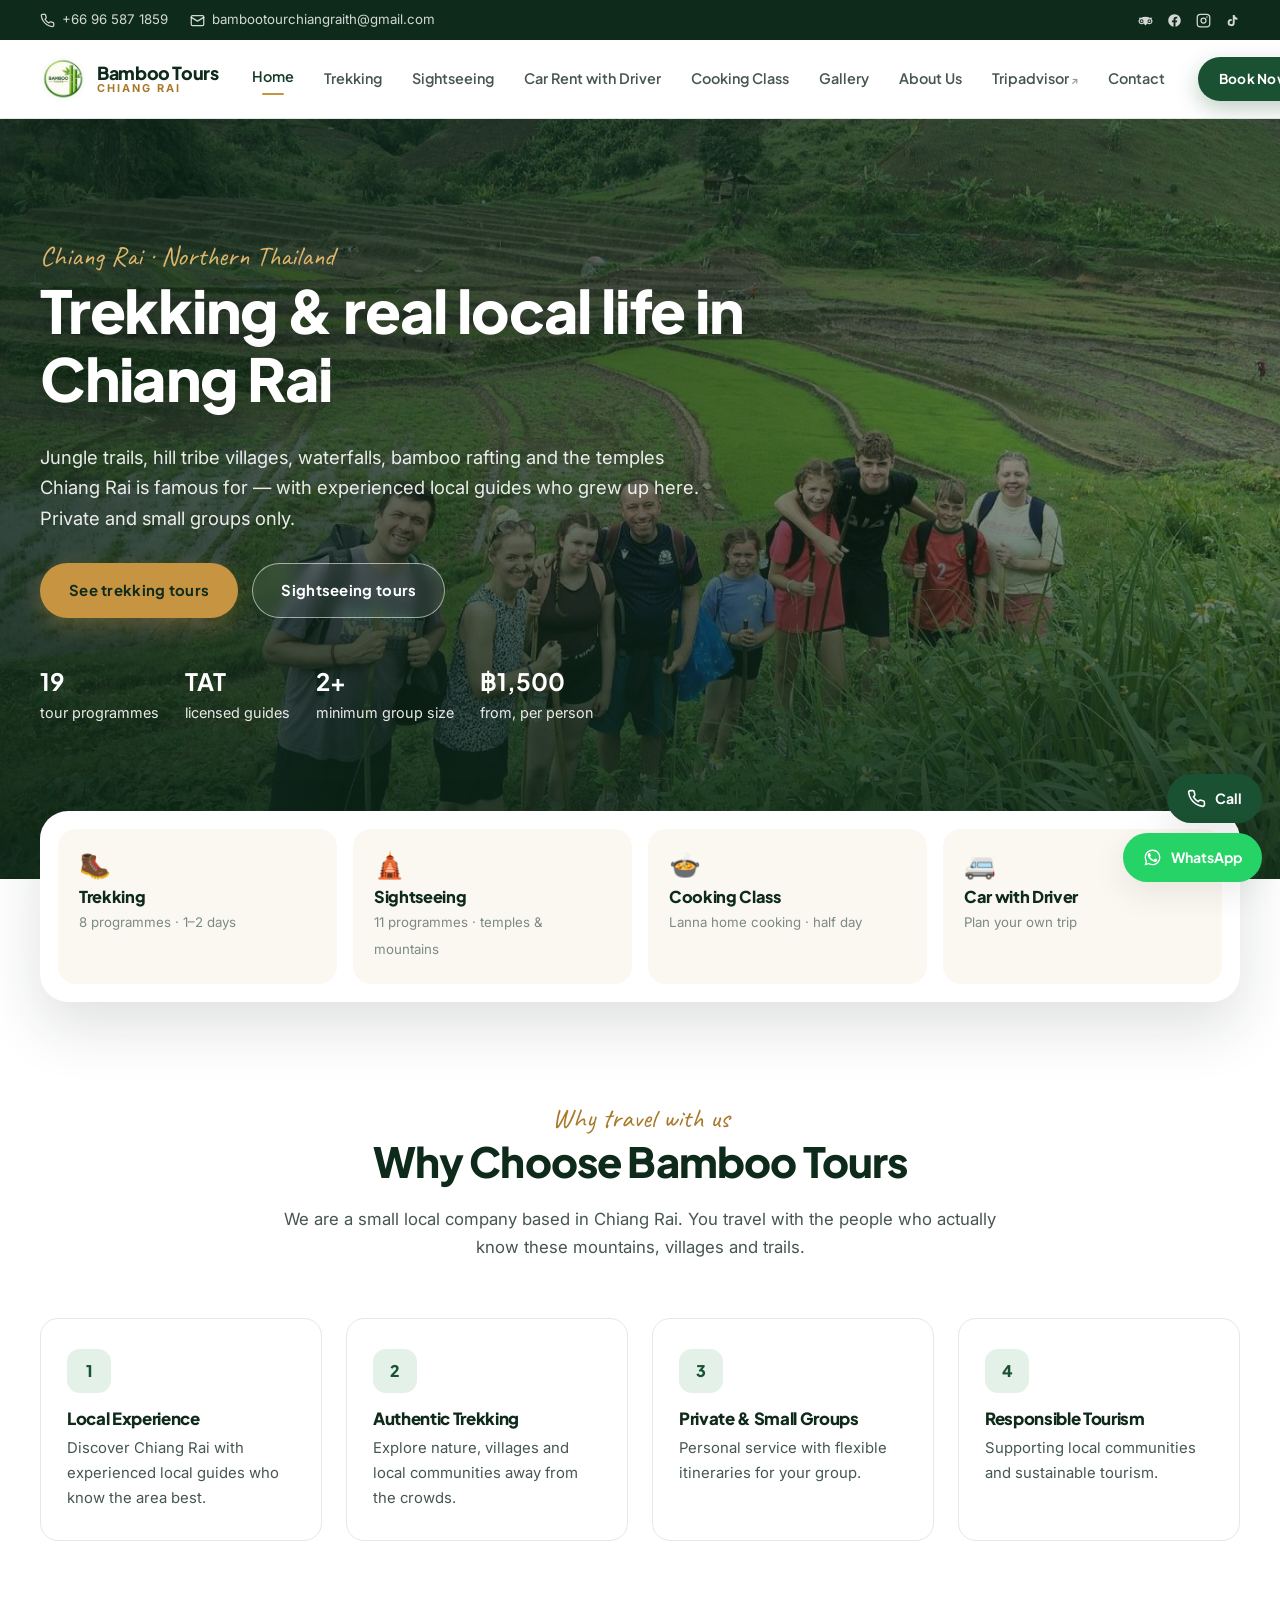
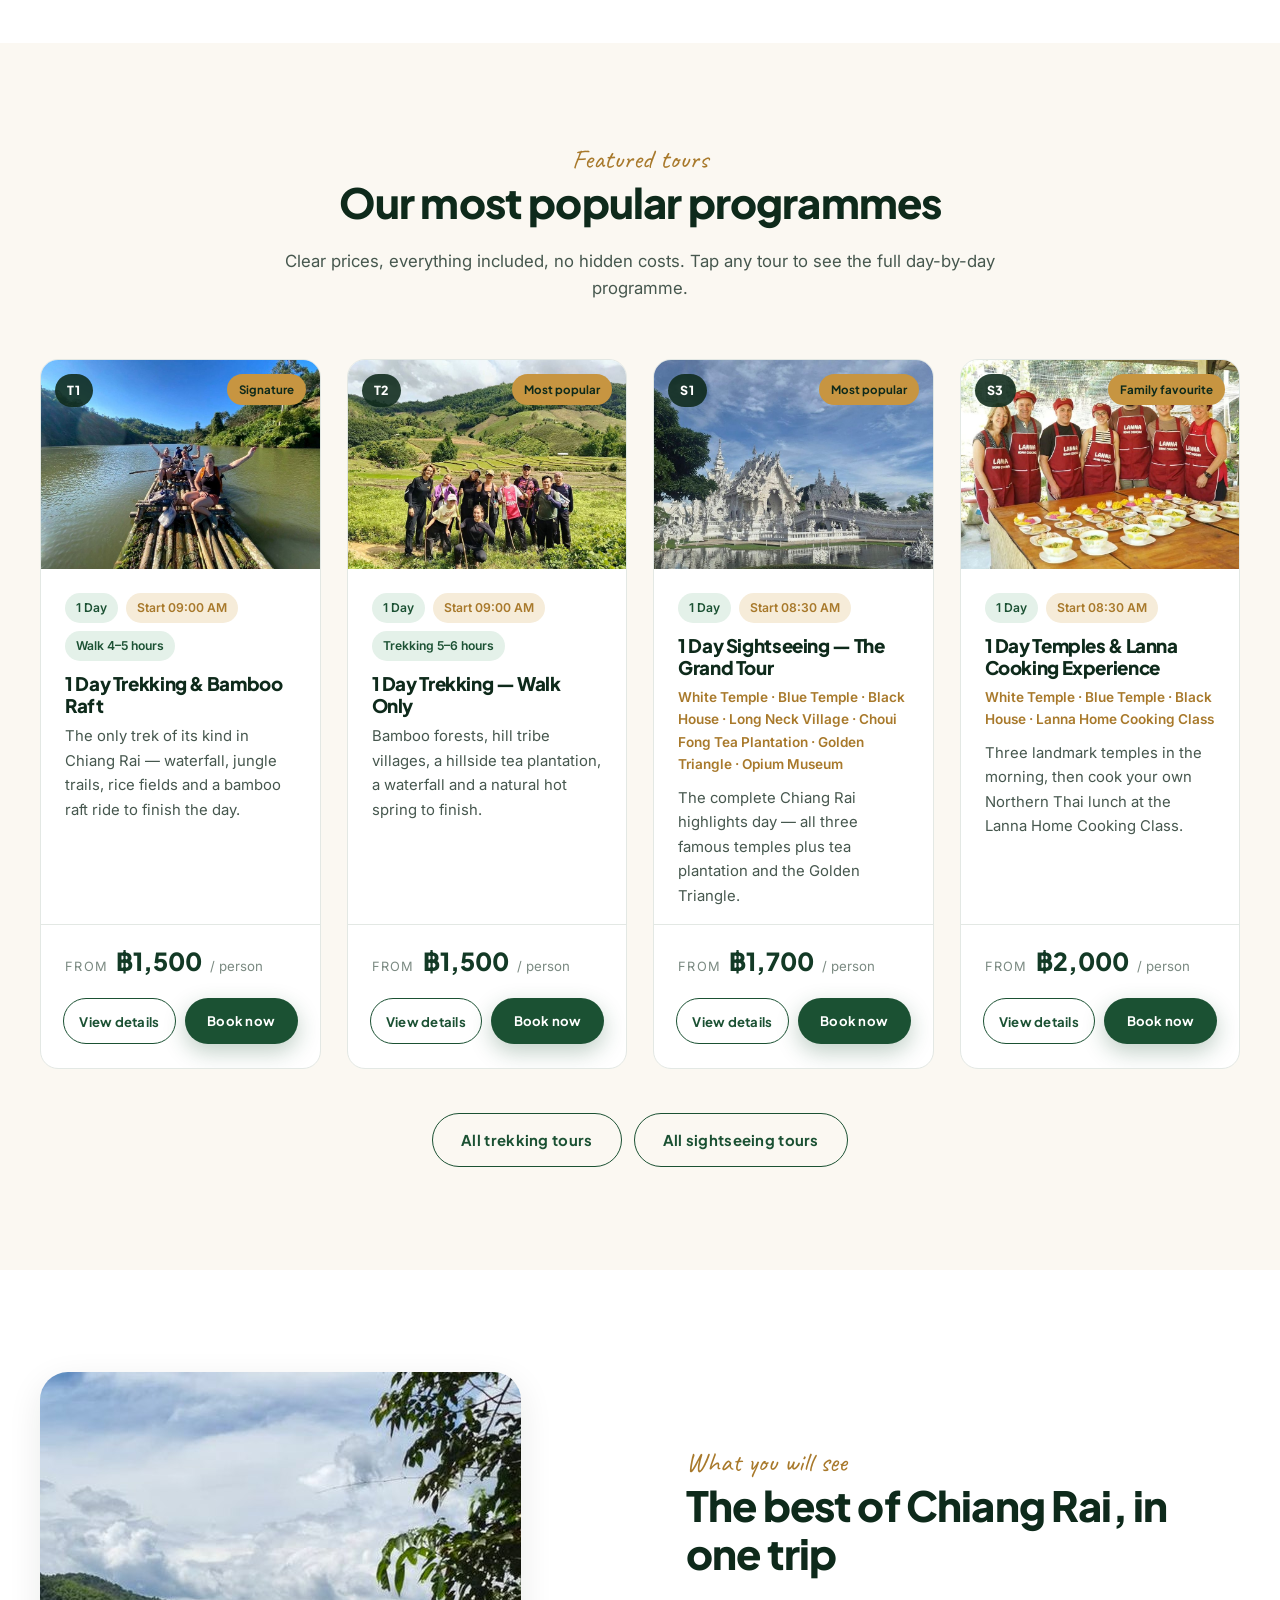
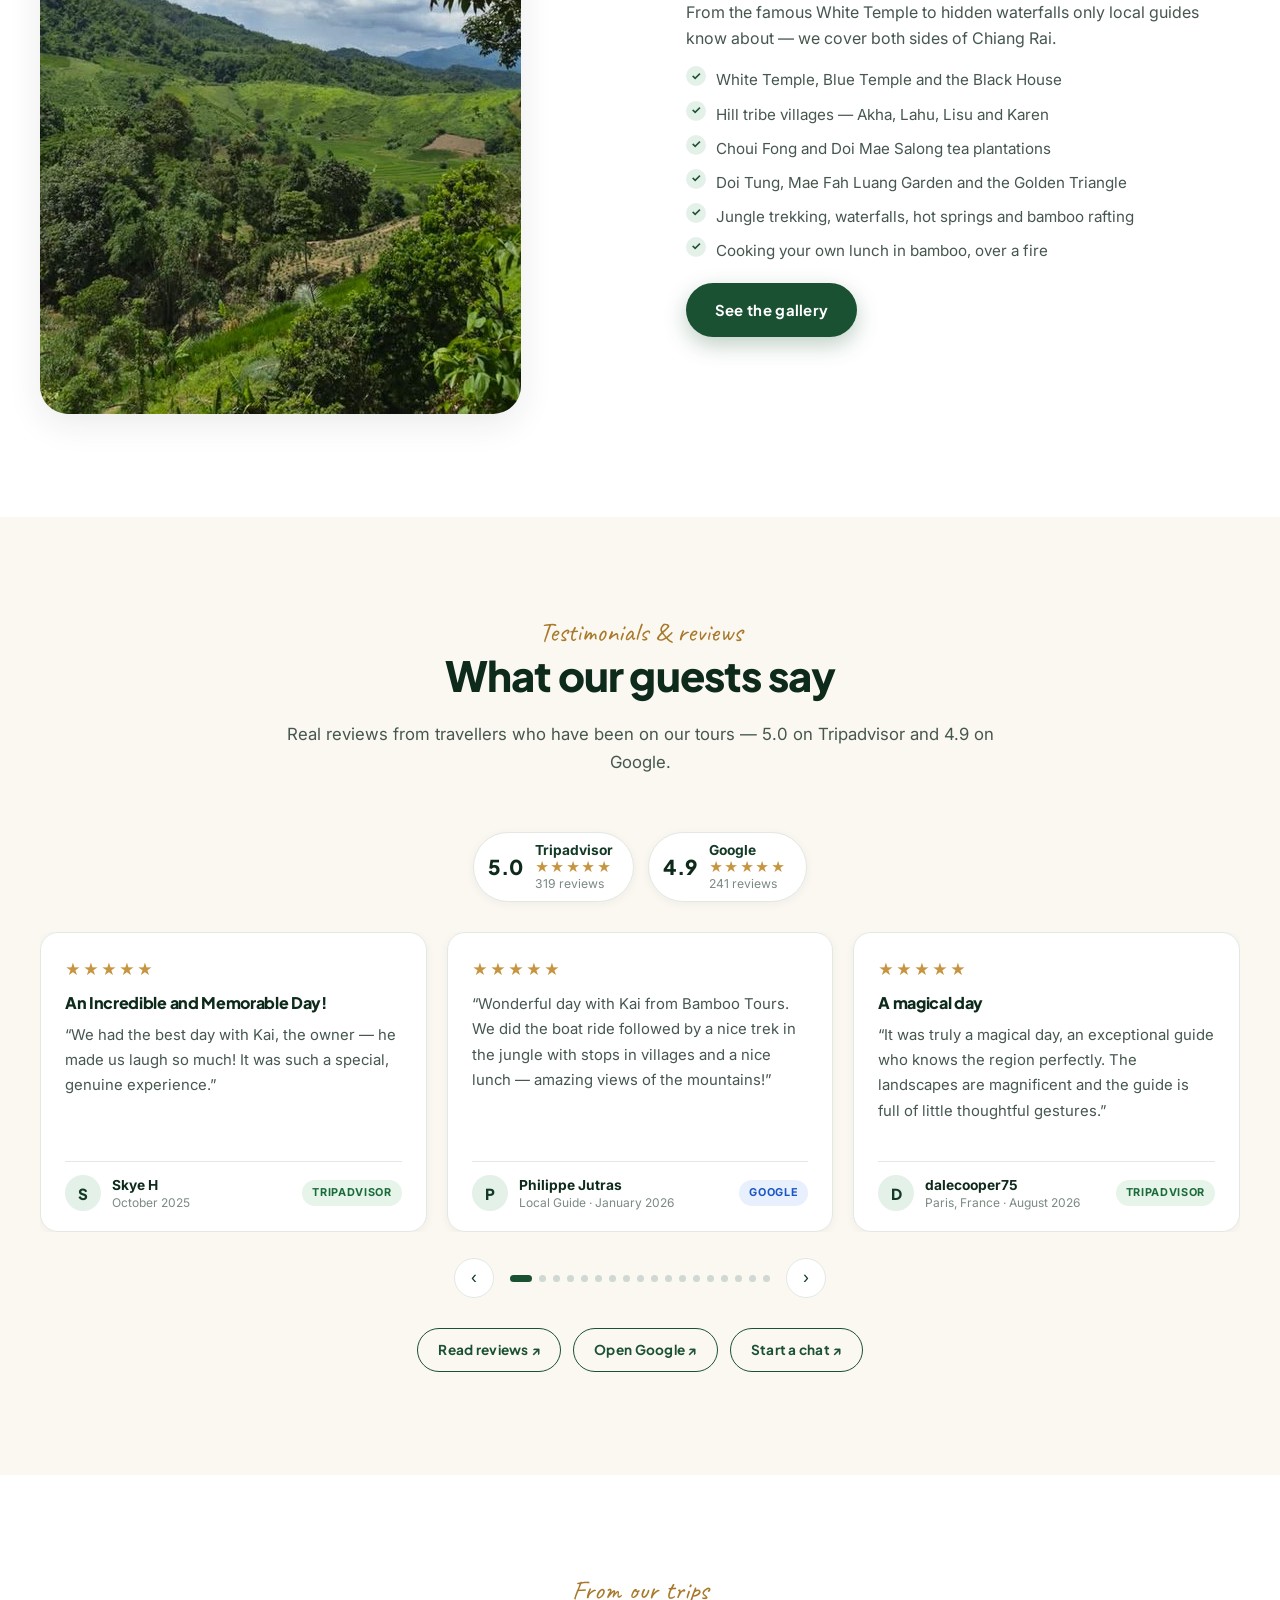
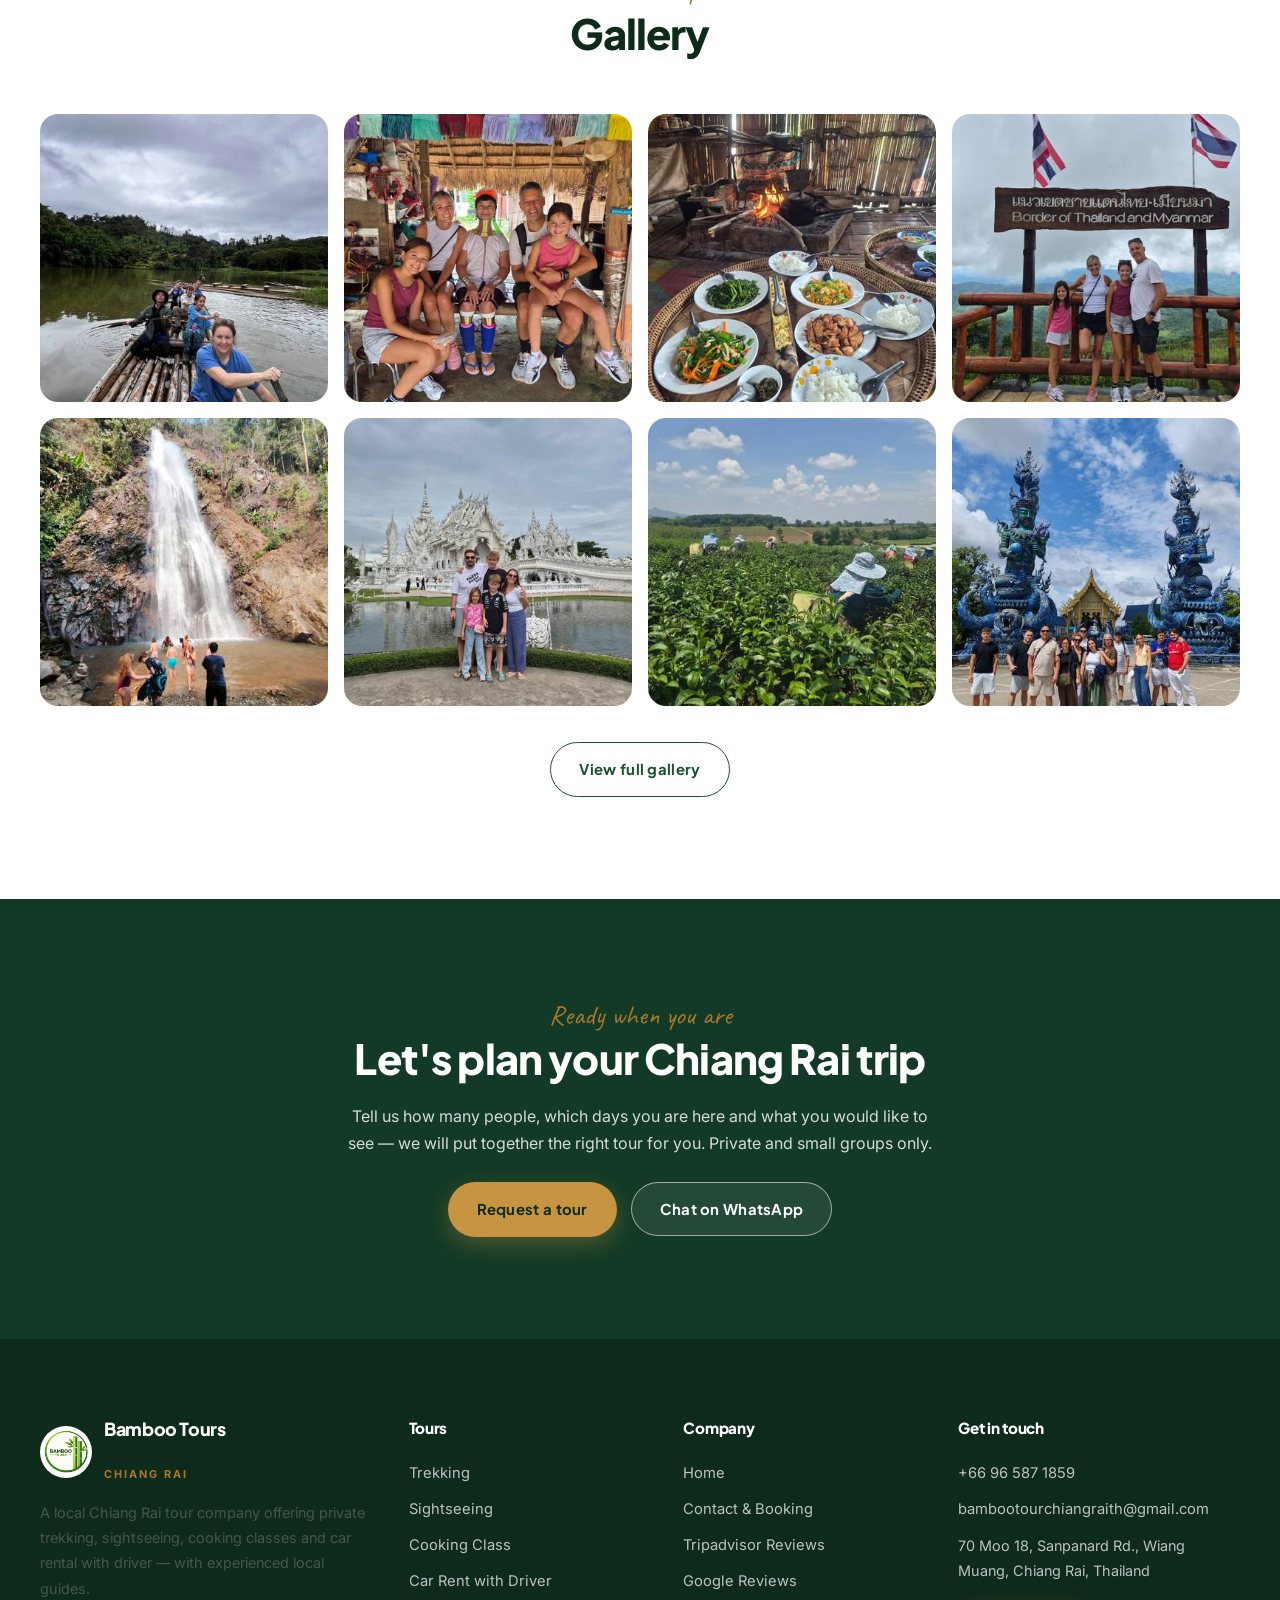
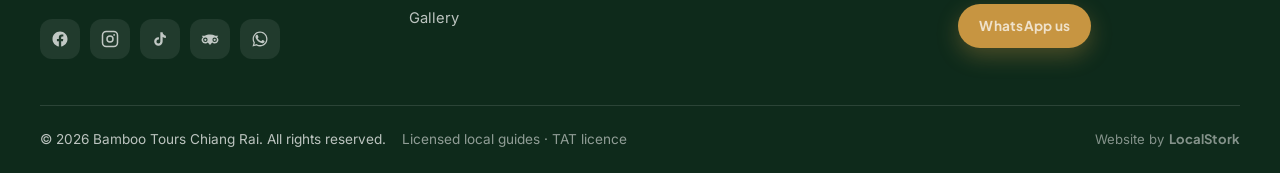
<file: index.html>
<!DOCTYPE html>
<html lang="en">
<head>
<meta charset="utf-8">
<meta name="viewport" content="width=device-width, initial-scale=1">
<!-- keep the site in its own light colours: stops Chrome/Brave on Android
     from auto-inverting the page into dark mode -->
<meta name="color-scheme" content="only light">
<meta name="supported-color-schemes" content="light">
<meta name="theme-color" content="#0e2a1b">
<meta name="robots" content="noindex, nofollow">
<title>Bamboo Tours Chiang Rai — Trekking, Sightseeing &amp; Local Experiences</title>
<meta name="description" content="Private trekking, sightseeing, cooking classes and car rental with driver in Chiang Rai, Thailand. Local TAT-licensed guides, small groups, clear prices.">
<meta property="og:title" content="Bamboo Tours Chiang Rai — Trekking, Sightseeing &amp; Local Experiences">
<meta property="og:description" content="Private trekking, sightseeing, cooking classes and car rental with driver in Chiang Rai, Thailand. Local TAT-licensed guides, small groups, clear prices.">
<meta property="og:type" content="website">
<meta property="og:image" content="assets/images/rice-terrace-group.jpg">
<meta property="og:locale" content="en_US">
<link rel="icon" href="assets/images/logo-bamboo-tours.png">
<link rel="preconnect" href="https://fonts.googleapis.com">
<link rel="preconnect" href="https://fonts.gstatic.com" crossorigin>
<link href="https://fonts.googleapis.com/css2?family=Plus+Jakarta+Sans:wght@600;700;800&family=Inter:wght@400;500;600&family=Caveat:wght@600&display=swap" rel="stylesheet">
<link rel="stylesheet" href="assets/css/style.css">
</head>
<body data-base="">
<!-- ============ TOP BAR ============ -->
<div class="topbar">
  <div class="wrap">
    <div class="topbar-left">
      <a class="topbar-item" href="tel:+66965871859"><svg viewBox="0 0 24 24" fill="none" stroke="currentColor" stroke-width="2" stroke-linecap="round" stroke-linejoin="round"><path d="M22 16.92v3a2 2 0 0 1-2.18 2 19.79 19.79 0 0 1-8.63-3.07 19.5 19.5 0 0 1-6-6 19.79 19.79 0 0 1-3.07-8.67A2 2 0 0 1 4.11 2h3a2 2 0 0 1 2 1.72c.13.96.36 1.9.7 2.81a2 2 0 0 1-.45 2.11L8.09 9.91a16 16 0 0 0 6 6l1.27-1.27a2 2 0 0 1 2.11-.45c.9.34 1.85.57 2.81.7A2 2 0 0 1 22 16.92z"/></svg><span>+66 96 587 1859</span></a>
      <a class="topbar-item hide-sm" href="mailto:bambootourchiangraith@gmail.com"><svg viewBox="0 0 24 24" fill="none" stroke="currentColor" stroke-width="2" stroke-linecap="round" stroke-linejoin="round"><rect x="2" y="4" width="20" height="16" rx="2"/><path d="m22 7-10 6L2 7"/></svg><span>bambootourchiangraith@gmail.com</span></a>
    </div>
    <div class="topbar-right">
      
      <a class="topbar-item" href="https://www.tripadvisor.com/Attraction_Review-g297920-d13090022-Reviews-Bamboo_Tours-Chiang_Rai_Chiang_Rai_Province.html" target="_blank" rel="noopener" aria-label="Tripadvisor"><svg viewBox="0 0 24 24" fill="currentColor"><path d="M12 6c-2.6 0-5 .6-7 1.7H1l1.6 1.8A4.8 4.8 0 0 0 5.8 18a4.7 4.7 0 0 0 3.3-1.3L12 20l2.9-3.3a4.7 4.7 0 0 0 3.3 1.3 4.8 4.8 0 0 0 3.2-8.5L23 7.7h-4A14.6 14.6 0 0 0 12 6zm-6.2 10a3 3 0 1 1 0-6 3 3 0 0 1 0 6zm12.4 0a3 3 0 1 1 0-6 3 3 0 0 1 0 6zM5.8 11.5a1.5 1.5 0 1 0 0 3 1.5 1.5 0 0 0 0-3zm12.4 0a1.5 1.5 0 1 0 0 3 1.5 1.5 0 0 0 0-3z"/></svg></a>
      <a class="topbar-item" href="https://www.facebook.com/bambootrekkingtour" target="_blank" rel="noopener" aria-label="Facebook"><svg viewBox="0 0 24 24" fill="currentColor"><path d="M22 12.06C22 6.5 17.52 2 12 2S2 6.5 2 12.06c0 5.02 3.66 9.18 8.44 9.94v-7.03H7.9v-2.91h2.54V9.85c0-2.52 1.49-3.91 3.77-3.91 1.09 0 2.24.2 2.24.2v2.46h-1.26c-1.24 0-1.63.78-1.63 1.57v1.89h2.78l-.45 2.91h-2.33V22c4.78-.76 8.44-4.92 8.44-9.94z"/></svg></a>
      <a class="topbar-item soc-extra" href="https://www.instagram.com/bambootourschiangrai" target="_blank" rel="noopener" aria-label="Instagram"><svg viewBox="0 0 24 24" fill="none" stroke="currentColor" stroke-width="2"><rect x="2" y="2" width="20" height="20" rx="5"/><circle cx="12" cy="12" r="4"/><circle cx="17.5" cy="6.5" r="1.2" fill="currentColor" stroke="none"/></svg></a>
      <a class="topbar-item soc-extra" href="https://www.tiktok.com/@bambootours_chiangrai" target="_blank" rel="noopener" aria-label="TikTok"><svg viewBox="0 0 24 24" fill="currentColor"><path d="M16.6 5.82A4.28 4.28 0 0 1 15.54 3h-3.09v12.4a2.59 2.59 0 0 1-2.59 2.5 2.59 2.59 0 1 1 .74-5.07v-3.1a5.66 5.66 0 0 0-.74-.05A5.66 5.66 0 1 0 15.54 15.4V9.42a7.34 7.34 0 0 0 4.3 1.38V7.7a4.29 4.29 0 0 1-3.24-1.88z"/></svg></a>
    </div>
  </div>
</div>

<!-- ============ HEADER ============ -->
<header class="site-header">
  <div class="wrap">
    <a class="brand" href="index.html">
      <img src="assets/images/logo-bamboo-tours.png" alt="Bamboo Tours Chiang Rai logo">
      <span>
        <span class="brand-name">Bamboo Tours</span>
        <span class="brand-sub">Chiang Rai</span>
      </span>
    </a>

    <nav class="nav" id="nav">
        <a class="active" href="index.html">Home</a>
        <a href="trekking.html">Trekking</a>
        <a href="sightseeing.html">Sightseeing</a>
        <a href="car-rental.html">Car Rent with Driver</a>
        <a href="cooking-class.html">Cooking Class</a>
        <a href="gallery.html">Gallery</a>
        <a href="about.html">About Us</a>
        <a class="ext" href="https://www.tripadvisor.com/Attraction_Review-g297920-d13090022-Reviews-Bamboo_Tours-Chiang_Rai_Chiang_Rai_Province.html" target="_blank" rel="noopener">Tripadvisor</a>
        <a href="contact.html">Contact</a>
      <a class="btn btn-primary btn-sm nav-cta" href="contact.html">Book Now</a>
    </nav>

    <div class="header-cta">
      <a class="btn btn-primary btn-sm" href="contact.html">Book Now</a>
      <button class="burger" id="burger" aria-label="Menu"><span></span></button>
    </div>
  </div>
</header>

<!-- ============ HERO ============ -->
<section class="hero">
  <img class="bg-img" src="assets/images/rice-terrace-group.jpg" alt="" aria-hidden="true" fetchpriority="high" decoding="async">
  <div class="hero-slides" id="hero-slides"></div>
  <div class="wrap">
    <span class="eyebrow">Chiang Rai · Northern Thailand</span>
    <h1>Trekking &amp; real local life in Chiang Rai</h1>
    <p class="hero-lead">Jungle trails, hill tribe villages, waterfalls, bamboo rafting and the temples Chiang Rai is famous for — with experienced local guides who grew up here. Private and small groups only.</p>
    <div class="hero-actions">
      <a class="btn btn-gold" href="trekking.html">See trekking tours</a>
      <a class="btn btn-ghost" href="sightseeing.html">Sightseeing tours</a>
    </div>
    <div class="hero-badges">
      <div><strong>19</strong>tour programmes</div>
      <div><strong>TAT</strong>licensed guides</div>
      <div><strong>2+</strong>minimum group size</div>
      <div><strong>฿1,500</strong>from, per person</div>
    </div>
  </div>
</section>

<!-- ============ CATEGORY STRIP ============ -->
<div class="cat-strip">
  <div class="wrap">
    <div class="cat-grid">
      <a class="cat-card" href="trekking.html"><span class="ico">🥾</span><h3>Trekking</h3><span class="small">8 programmes · 1–2 days</span></a>
      <a class="cat-card" href="sightseeing.html"><span class="ico">🛕</span><h3>Sightseeing</h3><span class="small">11 programmes · temples &amp; mountains</span></a>
      <a class="cat-card" href="cooking-class.html"><span class="ico">🍲</span><h3>Cooking Class</h3><span class="small">Lanna home cooking · half day</span></a>
      <a class="cat-card" href="car-rental.html"><span class="ico">🚐</span><h3>Car with Driver</h3><span class="small">Plan your own trip</span></a>
    </div>
  </div>
</div>

<!-- ============ WHY ============ -->
<section>
  <div class="wrap">
    <div class="section-head">
      <span class="eyebrow">Why travel with us</span>
      <h2>Why Choose Bamboo Tours</h2>
      <p>We are a small local company based in Chiang Rai. You travel with the people who actually know these mountains, villages and trails.</p>
    </div>
    <div class="why-grid">
      <div class="why-card reveal"><div class="why-num">1</div><h3>Local Experience</h3><p>Discover Chiang Rai with experienced local guides who know the area best.</p></div>
      <div class="why-card reveal"><div class="why-num">2</div><h3>Authentic Trekking</h3><p>Explore nature, villages and local communities away from the crowds.</p></div>
      <div class="why-card reveal"><div class="why-num">3</div><h3>Private &amp; Small Groups</h3><p>Personal service with flexible itineraries for your group.</p></div>
      <div class="why-card reveal"><div class="why-num">4</div><h3>Responsible Tourism</h3><p>Supporting local communities and sustainable tourism.</p></div>
    </div>
  </div>
</section>

<!-- ============ FEATURED TOURS ============ -->
<section class="bg-cream">
  <div class="wrap">
    <div class="section-head">
      <span class="eyebrow">Featured tours</span>
      <h2>Our most popular programmes</h2>
      <p>Clear prices, everything included, no hidden costs. Tap any tour to see the full day-by-day programme.</p>
    </div>
    <div class="tour-grid" id="featured-list"></div>
    <div class="center-actions">
      <a class="btn btn-outline" href="trekking.html">All trekking tours</a>
      <a class="btn btn-outline" href="sightseeing.html">All sightseeing tours</a>
    </div>
  </div>
</section>

<!-- ============ HIGHLIGHTS ============ -->
<section>
  <div class="wrap">
    <div class="split">
      <img src="assets/images/mountain-jungle-view.jpg" alt="">
      <div>
        <span class="eyebrow">What you will see</span>
        <h2>The best of Chiang Rai, in one trip</h2>
        <p>From the famous White Temple to hidden waterfalls only local guides know about — we cover both sides of Chiang Rai.</p>
        <ul class="tick">
          <li>White Temple, Blue Temple and the Black House</li>
          <li>Hill tribe villages — Akha, Lahu, Lisu and Karen</li>
          <li>Choui Fong and Doi Mae Salong tea plantations</li>
          <li>Doi Tung, Mae Fah Luang Garden and the Golden Triangle</li>
          <li>Jungle trekking, waterfalls, hot springs and bamboo rafting</li>
          <li>Cooking your own lunch in bamboo, over a fire</li>
        </ul>
        <a class="btn btn-primary" href="gallery.html">See the gallery</a>
      </div>
    </div>
  </div>
</section>

<!-- ============ REVIEWS ============ -->
<section class="bg-cream">
  <div class="wrap">
    <div class="section-head">
      <span class="eyebrow">Testimonials &amp; reviews</span>
      <h2>What our guests say</h2>
      <p>Real reviews from travellers who have been on our tours — 5.0 on Tripadvisor and 4.9 on Google.</p>
    </div>
    <div class="rev-wrap">
      <div class="rev-stats" id="rev-stats"></div>
      <div class="rev-view" id="rev-view"></div>
      <div class="rev-nav">
        <button class="rev-arrow" id="rev-prev" aria-label="Previous review">&#8249;</button>
        <div class="rev-dots" id="rev-dots"></div>
        <button class="rev-arrow" id="rev-next" aria-label="Next review">&#8250;</button>
      </div>
      <div class="rev-links">
        <a class="btn btn-outline btn-sm" href="https://www.tripadvisor.com/Attraction_Review-g297920-d13090022-Reviews-Bamboo_Tours-Chiang_Rai_Chiang_Rai_Province.html" target="_blank" rel="noopener">Read reviews ↗</a>
        <a class="btn btn-outline btn-sm" href="https://www.google.com/search?q=bamboo+tours+chiang+rai" target="_blank" rel="noopener">Open Google ↗</a>
        <a class="btn btn-outline btn-sm" data-wa="Hello Bamboo Tours! I saw your website and would like to ask about a tour." href="https://wa.me/66965871859" target="_blank" rel="noopener">Start a chat ↗</a>
      </div>
    </div>
  </div>
</section>

<!-- ============ GALLERY PREVIEW ============ -->
<section>
  <div class="wrap">
    <div class="section-head">
      <span class="eyebrow">From our trips</span>
      <h2>Gallery</h2>
    </div>
    <div class="gal-grid" id="gallery-grid" data-limit="8"></div>
    <div class="center-actions" style="margin-top:36px"><a class="btn btn-outline" href="gallery.html">View full gallery</a></div>
  </div>
</section>

<!-- ============ CTA BAND ============ -->
<section class="cta-band">
  <div class="wrap">
    <span class="eyebrow">Ready when you are</span>
    <h2>Let's plan your Chiang Rai trip</h2>
    <p>Tell us how many people, which days you are here and what you would like to see — we will put together the right tour for you. Private and small groups only.</p>
    <div class="cta-actions">
      <a class="btn btn-gold" href="contact.html">Request a tour</a>
      <a class="btn btn-ghost" data-wa="Hello Bamboo Tours! I would like to plan a trip in Chiang Rai." href="https://wa.me/66965871859" target="_blank" rel="noopener">Chat on WhatsApp</a>
    </div>
  </div>
</section>

<!-- ============ FOOTER ============ -->
<footer class="site-footer">
  <div class="wrap">
    <div class="foot-grid">
      <div>
        <div class="foot-brand">
          <img src="assets/images/logo-bamboo-tours.png" alt="">
          <span>
            <span class="brand-name">Bamboo Tours</span><br>
            <span class="brand-sub">Chiang Rai</span>
          </span>
        </div>
        <p class="small">A local Chiang Rai tour company offering private trekking, sightseeing, cooking classes and car rental with driver — with experienced local guides.</p>
        <div class="socials">
          <a href="https://www.facebook.com/bambootrekkingtour" target="_blank" rel="noopener" aria-label="Facebook"><svg viewBox="0 0 24 24" fill="currentColor"><path d="M22 12.06C22 6.5 17.52 2 12 2S2 6.5 2 12.06c0 5.02 3.66 9.18 8.44 9.94v-7.03H7.9v-2.91h2.54V9.85c0-2.52 1.49-3.91 3.77-3.91 1.09 0 2.24.2 2.24.2v2.46h-1.26c-1.24 0-1.63.78-1.63 1.57v1.89h2.78l-.45 2.91h-2.33V22c4.78-.76 8.44-4.92 8.44-9.94z"/></svg></a>
          <a href="https://www.instagram.com/bambootourschiangrai" target="_blank" rel="noopener" aria-label="Instagram"><svg viewBox="0 0 24 24" fill="none" stroke="currentColor" stroke-width="2"><rect x="2" y="2" width="20" height="20" rx="5"/><circle cx="12" cy="12" r="4"/><circle cx="17.5" cy="6.5" r="1.2" fill="currentColor" stroke="none"/></svg></a>
          <a href="https://www.tiktok.com/@bambootours_chiangrai" target="_blank" rel="noopener" aria-label="TikTok"><svg viewBox="0 0 24 24" fill="currentColor"><path d="M16.6 5.82A4.28 4.28 0 0 1 15.54 3h-3.09v12.4a2.59 2.59 0 0 1-2.59 2.5 2.59 2.59 0 1 1 .74-5.07v-3.1a5.66 5.66 0 0 0-.74-.05A5.66 5.66 0 1 0 15.54 15.4V9.42a7.34 7.34 0 0 0 4.3 1.38V7.7a4.29 4.29 0 0 1-3.24-1.88z"/></svg></a>
          <a href="https://www.tripadvisor.com/Attraction_Review-g297920-d13090022-Reviews-Bamboo_Tours-Chiang_Rai_Chiang_Rai_Province.html" target="_blank" rel="noopener" aria-label="Tripadvisor"><svg viewBox="0 0 24 24" fill="currentColor"><path d="M12 6c-2.6 0-5 .6-7 1.7H1l1.6 1.8A4.8 4.8 0 0 0 5.8 18a4.7 4.7 0 0 0 3.3-1.3L12 20l2.9-3.3a4.7 4.7 0 0 0 3.3 1.3 4.8 4.8 0 0 0 3.2-8.5L23 7.7h-4A14.6 14.6 0 0 0 12 6zm-6.2 10a3 3 0 1 1 0-6 3 3 0 0 1 0 6zm12.4 0a3 3 0 1 1 0-6 3 3 0 0 1 0 6zM5.8 11.5a1.5 1.5 0 1 0 0 3 1.5 1.5 0 0 0 0-3zm12.4 0a1.5 1.5 0 1 0 0 3 1.5 1.5 0 0 0 0-3z"/></svg></a>
          <a href="https://wa.me/66965871859" target="_blank" rel="noopener" aria-label="WhatsApp"><svg viewBox="0 0 24 24" fill="currentColor"><path d="M17.47 14.38c-.3-.15-1.76-.87-2.03-.97-.27-.1-.47-.15-.67.15-.2.3-.77.96-.94 1.16-.17.2-.35.22-.65.07-.3-.15-1.26-.46-2.4-1.48-.89-.79-1.49-1.76-1.66-2.06-.17-.3-.02-.46.13-.61.14-.14.3-.35.45-.53.15-.18.2-.3.3-.5.1-.2.05-.38-.02-.53-.08-.15-.67-1.61-.92-2.21-.24-.58-.49-.5-.67-.51h-.57c-.2 0-.52.07-.8.38-.27.3-1.04 1.02-1.04 2.48s1.07 2.88 1.22 3.08c.15.2 2.1 3.2 5.08 4.49.71.3 1.26.49 1.7.63.71.23 1.36.2 1.87.12.57-.08 1.76-.72 2.01-1.41.25-.7.25-1.29.17-1.41-.07-.13-.27-.2-.57-.35zM12.04 2C6.58 2 2.13 6.45 2.13 11.91c0 1.75.46 3.45 1.32 4.95L2 22l5.25-1.38a9.87 9.87 0 0 0 4.79 1.22h.01c5.46 0 9.91-4.45 9.91-9.91C21.96 6.45 17.5 2 12.04 2zm0 18.15h-.01a8.2 8.2 0 0 1-4.19-1.15l-.3-.18-3.12.82.83-3.04-.2-.31a8.19 8.19 0 0 1-1.26-4.38c0-4.54 3.7-8.23 8.25-8.23 2.2 0 4.27.86 5.83 2.42a8.19 8.19 0 0 1 2.41 5.82c0 4.54-3.7 8.23-8.24 8.23z"/></svg></a>
        </div>
      </div>
      <div>
        <h4>Tours</h4>
        <ul class="foot-links">
          <li><a href="trekking.html">Trekking</a></li>
          <li><a href="sightseeing.html">Sightseeing</a></li>
          <li><a href="cooking-class.html">Cooking Class</a></li>
          <li><a href="car-rental.html">Car Rent with Driver</a></li>
          <li><a href="gallery.html">Gallery</a></li>
        </ul>
      </div>
      <div>
        <h4>Company</h4>
        <ul class="foot-links">
          <li><a href="index.html">Home</a></li>
          <li><a href="contact.html">Contact &amp; Booking</a></li>
          <li><a href="https://www.tripadvisor.com/Attraction_Review-g297920-d13090022-Reviews-Bamboo_Tours-Chiang_Rai_Chiang_Rai_Province.html" target="_blank" rel="noopener">Tripadvisor Reviews</a></li>
          <li><a href="https://www.google.com/search?q=bamboo+tours+chiang+rai" target="_blank" rel="noopener">Google Reviews</a></li>
        </ul>
      </div>
      <div>
        <h4>Get in touch</h4>
        <ul class="foot-links">
          <li><a href="tel:+66965871859">+66 96 587 1859</a></li>
          <li><a href="mailto:bambootourchiangraith@gmail.com">bambootourchiangraith@gmail.com</a></li>
          <li class="small">70 Moo 18, Sanpanard Rd., Wiang Muang, Chiang Rai, Thailand</li>
        </ul>
        <a class="btn btn-gold btn-sm" style="margin-top:14px" data-wa="Hello Bamboo Tours! I have a question about your tours." href="https://wa.me/66965871859" target="_blank" rel="noopener">WhatsApp us</a>
      </div>
    </div>
    <div class="foot-bottom">
      <span>&copy; <span data-year></span> Bamboo Tours Chiang Rai. All rights reserved.</span>
      <span class="foot-lic">Licensed local guides · TAT licence</span>
      <span class="built-by">
        <span>Website by</span> <b>LocalStork</b>
      </span>
    </div>
  </div>
</footer>

<!-- Floating chat buttons -->
<div class="float-chat">
  <a href="tel:+66965871859" class="call" aria-label="Call"><svg viewBox="0 0 24 24" fill="none" stroke="currentColor" stroke-width="2" stroke-linecap="round" stroke-linejoin="round"><path d="M22 16.92v3a2 2 0 0 1-2.18 2 19.79 19.79 0 0 1-8.63-3.07 19.5 19.5 0 0 1-6-6 19.79 19.79 0 0 1-3.07-8.67A2 2 0 0 1 4.11 2h3a2 2 0 0 1 2 1.72c.13.96.36 1.9.7 2.81a2 2 0 0 1-.45 2.11L8.09 9.91a16 16 0 0 0 6 6l1.27-1.27a2 2 0 0 1 2.11-.45c.9.34 1.85.57 2.81.7A2 2 0 0 1 22 16.92z"/></svg><span>Call</span></a>
  <a data-wa="Hello Bamboo Tours! I have a question about your tours." href="https://wa.me/66965871859" target="_blank" rel="noopener" aria-label="WhatsApp"><svg viewBox="0 0 24 24" fill="currentColor"><path d="M17.47 14.38c-.3-.15-1.76-.87-2.03-.97-.27-.1-.47-.15-.67.15-.2.3-.77.96-.94 1.16-.17.2-.35.22-.65.07-.3-.15-1.26-.46-2.4-1.48-.89-.79-1.49-1.76-1.66-2.06-.17-.3-.02-.46.13-.61.14-.14.3-.35.45-.53.15-.18.2-.3.3-.5.1-.2.05-.38-.02-.53-.08-.15-.67-1.61-.92-2.21-.24-.58-.49-.5-.67-.51h-.57c-.2 0-.52.07-.8.38-.27.3-1.04 1.02-1.04 2.48s1.07 2.88 1.22 3.08c.15.2 2.1 3.2 5.08 4.49.71.3 1.26.49 1.7.63.71.23 1.36.2 1.87.12.57-.08 1.76-.72 2.01-1.41.25-.7.25-1.29.17-1.41-.07-.13-.27-.2-.57-.35zM12.04 2C6.58 2 2.13 6.45 2.13 11.91c0 1.75.46 3.45 1.32 4.95L2 22l5.25-1.38a9.87 9.87 0 0 0 4.79 1.22h.01c5.46 0 9.91-4.45 9.91-9.91C21.96 6.45 17.5 2 12.04 2zm0 18.15h-.01a8.2 8.2 0 0 1-4.19-1.15l-.3-.18-3.12.82.83-3.04-.2-.31a8.19 8.19 0 0 1-1.26-4.38c0-4.54 3.7-8.23 8.25-8.23 2.2 0 4.27.86 5.83 2.42a8.19 8.19 0 0 1 2.41 5.82c0 4.54-3.7 8.23-8.24 8.23z"/></svg><span>WhatsApp</span></a>
</div>

<div class="modal-back" id="modal-back"></div>
<div class="lightbox" id="lightbox"><button class="modal-x" aria-label="Close">&times;</button><img id="lightbox-img" alt=""></div>

<script src="assets/js/data.js"></script>

<script src="assets/js/main.js"></script>
</body>
</html>
</file>
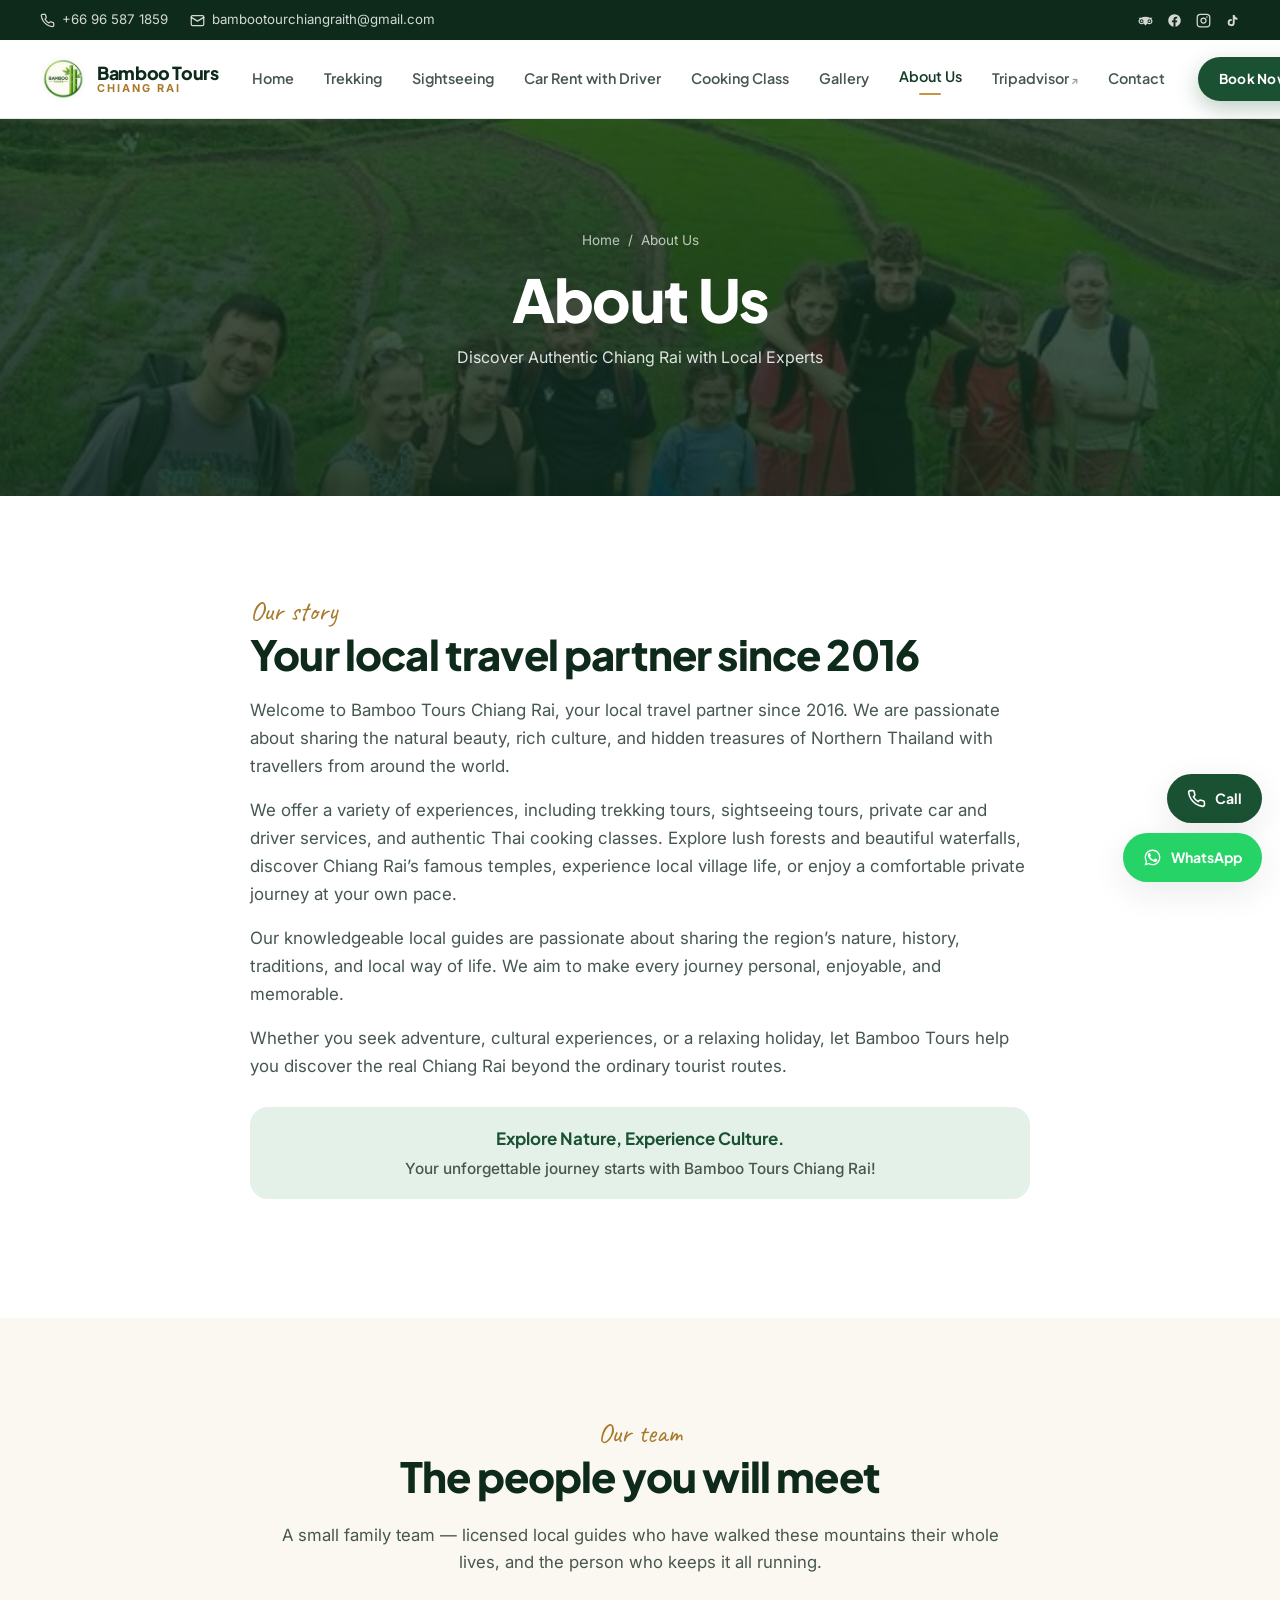
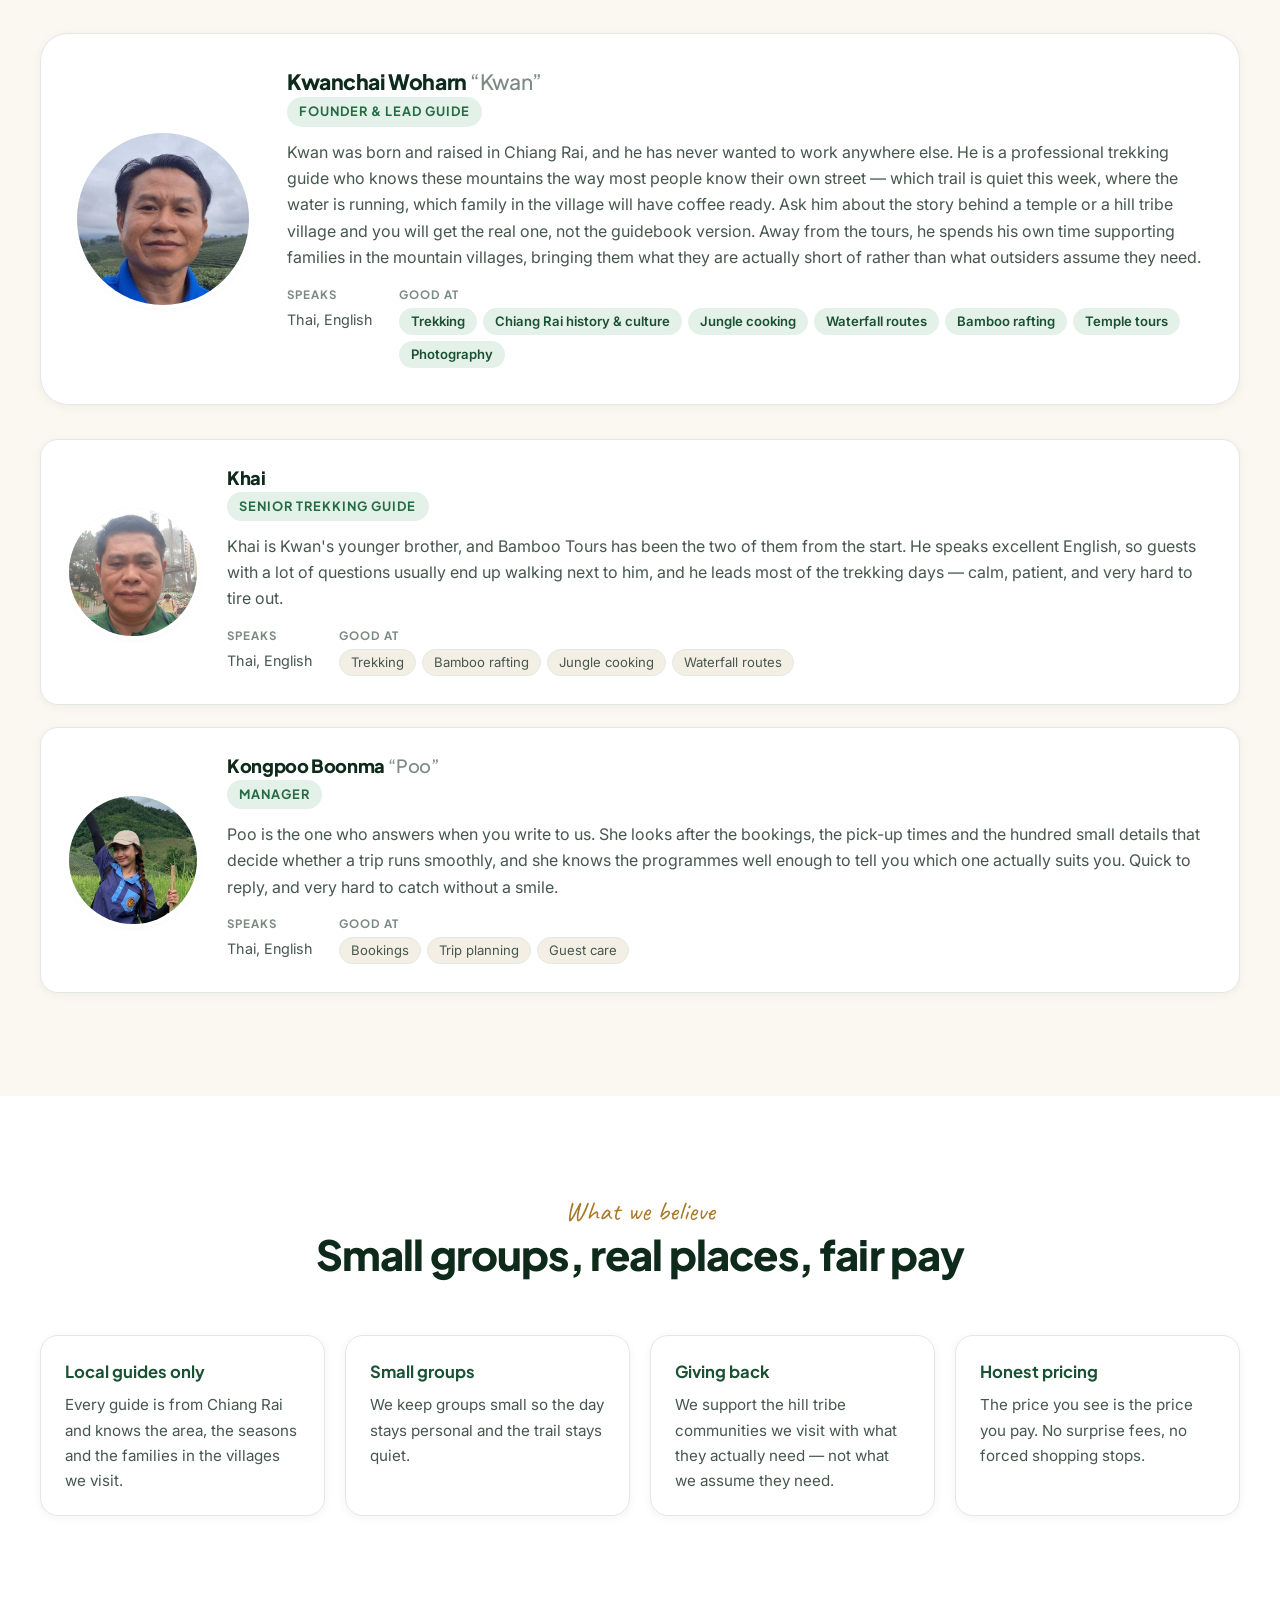
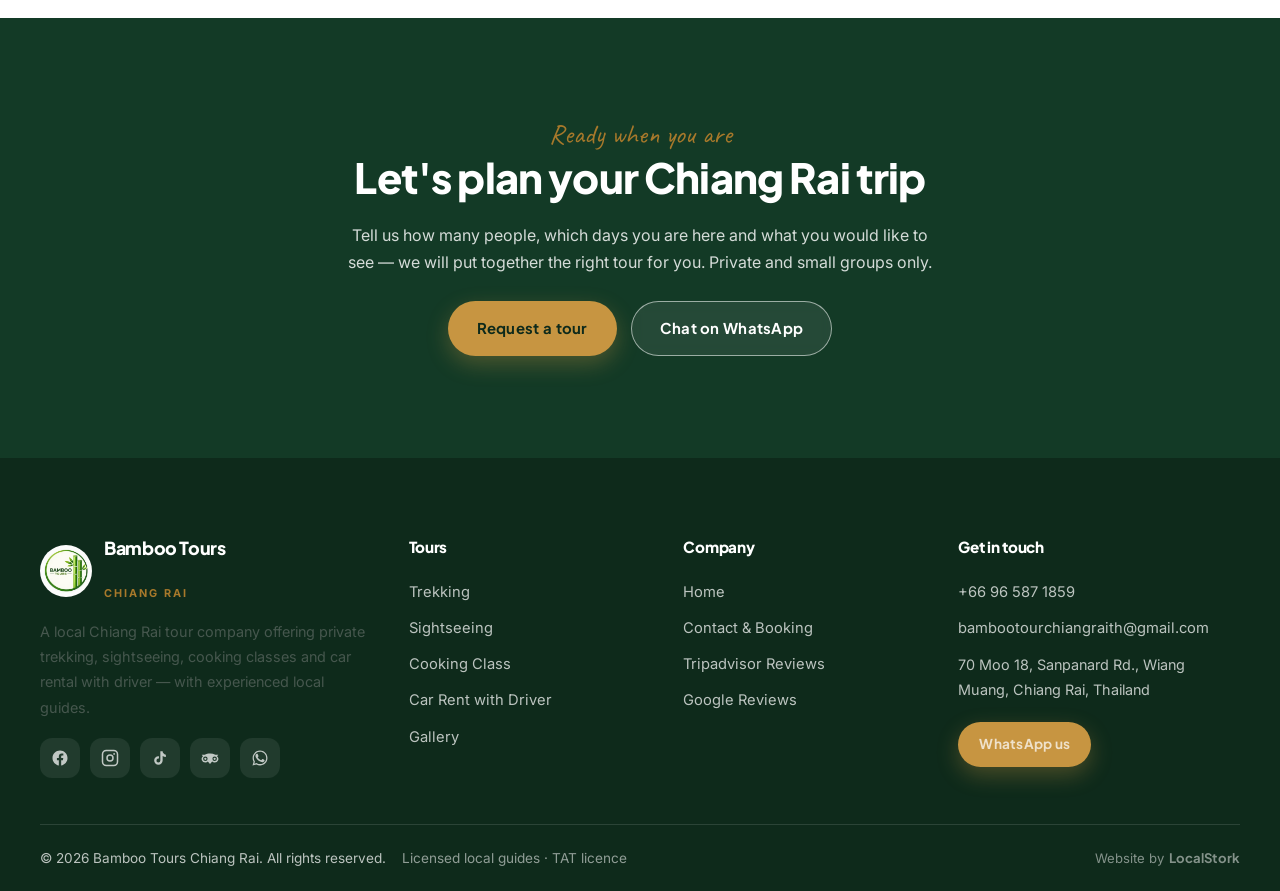
<file: about.html>
<!DOCTYPE html>
<html lang="en">
<head>
<meta charset="utf-8">
<meta name="viewport" content="width=device-width, initial-scale=1">
<!-- keep the site in its own light colours: stops Chrome/Brave on Android
     from auto-inverting the page into dark mode -->
<meta name="color-scheme" content="only light">
<meta name="supported-color-schemes" content="light">
<meta name="theme-color" content="#0e2a1b">
<meta name="robots" content="noindex, nofollow">
<title>About Us — Bamboo Tours Chiang Rai</title>
<meta name="description" content="Meet the family and the local guides behind Bamboo Tours Chiang Rai — who we are, how we started and why we do this.">
<meta property="og:title" content="About Us — Bamboo Tours Chiang Rai">
<meta property="og:description" content="Meet the family and the local guides behind Bamboo Tours Chiang Rai — who we are, how we started and why we do this.">
<meta property="og:type" content="website">
<meta property="og:image" content="assets/images/rice-terrace-group.jpg">
<meta property="og:locale" content="en_US">
<link rel="icon" href="assets/images/logo-bamboo-tours.png">
<link rel="preconnect" href="https://fonts.googleapis.com">
<link rel="preconnect" href="https://fonts.gstatic.com" crossorigin>
<link href="https://fonts.googleapis.com/css2?family=Plus+Jakarta+Sans:wght@600;700;800&family=Inter:wght@400;500;600&family=Caveat:wght@600&display=swap" rel="stylesheet">
<link rel="stylesheet" href="assets/css/style.css">
</head>
<body data-base="">
<!-- ============ TOP BAR ============ -->
<div class="topbar">
  <div class="wrap">
    <div class="topbar-left">
      <a class="topbar-item" href="tel:+66965871859"><svg viewBox="0 0 24 24" fill="none" stroke="currentColor" stroke-width="2" stroke-linecap="round" stroke-linejoin="round"><path d="M22 16.92v3a2 2 0 0 1-2.18 2 19.79 19.79 0 0 1-8.63-3.07 19.5 19.5 0 0 1-6-6 19.79 19.79 0 0 1-3.07-8.67A2 2 0 0 1 4.11 2h3a2 2 0 0 1 2 1.72c.13.96.36 1.9.7 2.81a2 2 0 0 1-.45 2.11L8.09 9.91a16 16 0 0 0 6 6l1.27-1.27a2 2 0 0 1 2.11-.45c.9.34 1.85.57 2.81.7A2 2 0 0 1 22 16.92z"/></svg><span>+66 96 587 1859</span></a>
      <a class="topbar-item hide-sm" href="mailto:bambootourchiangraith@gmail.com"><svg viewBox="0 0 24 24" fill="none" stroke="currentColor" stroke-width="2" stroke-linecap="round" stroke-linejoin="round"><rect x="2" y="4" width="20" height="16" rx="2"/><path d="m22 7-10 6L2 7"/></svg><span>bambootourchiangraith@gmail.com</span></a>
    </div>
    <div class="topbar-right">
      
      <a class="topbar-item" href="https://www.tripadvisor.com/Attraction_Review-g297920-d13090022-Reviews-Bamboo_Tours-Chiang_Rai_Chiang_Rai_Province.html" target="_blank" rel="noopener" aria-label="Tripadvisor"><svg viewBox="0 0 24 24" fill="currentColor"><path d="M12 6c-2.6 0-5 .6-7 1.7H1l1.6 1.8A4.8 4.8 0 0 0 5.8 18a4.7 4.7 0 0 0 3.3-1.3L12 20l2.9-3.3a4.7 4.7 0 0 0 3.3 1.3 4.8 4.8 0 0 0 3.2-8.5L23 7.7h-4A14.6 14.6 0 0 0 12 6zm-6.2 10a3 3 0 1 1 0-6 3 3 0 0 1 0 6zm12.4 0a3 3 0 1 1 0-6 3 3 0 0 1 0 6zM5.8 11.5a1.5 1.5 0 1 0 0 3 1.5 1.5 0 0 0 0-3zm12.4 0a1.5 1.5 0 1 0 0 3 1.5 1.5 0 0 0 0-3z"/></svg></a>
      <a class="topbar-item" href="https://www.facebook.com/bambootrekkingtour" target="_blank" rel="noopener" aria-label="Facebook"><svg viewBox="0 0 24 24" fill="currentColor"><path d="M22 12.06C22 6.5 17.52 2 12 2S2 6.5 2 12.06c0 5.02 3.66 9.18 8.44 9.94v-7.03H7.9v-2.91h2.54V9.85c0-2.52 1.49-3.91 3.77-3.91 1.09 0 2.24.2 2.24.2v2.46h-1.26c-1.24 0-1.63.78-1.63 1.57v1.89h2.78l-.45 2.91h-2.33V22c4.78-.76 8.44-4.92 8.44-9.94z"/></svg></a>
      <a class="topbar-item soc-extra" href="https://www.instagram.com/bambootourschiangrai" target="_blank" rel="noopener" aria-label="Instagram"><svg viewBox="0 0 24 24" fill="none" stroke="currentColor" stroke-width="2"><rect x="2" y="2" width="20" height="20" rx="5"/><circle cx="12" cy="12" r="4"/><circle cx="17.5" cy="6.5" r="1.2" fill="currentColor" stroke="none"/></svg></a>
      <a class="topbar-item soc-extra" href="https://www.tiktok.com/@bambootours_chiangrai" target="_blank" rel="noopener" aria-label="TikTok"><svg viewBox="0 0 24 24" fill="currentColor"><path d="M16.6 5.82A4.28 4.28 0 0 1 15.54 3h-3.09v12.4a2.59 2.59 0 0 1-2.59 2.5 2.59 2.59 0 1 1 .74-5.07v-3.1a5.66 5.66 0 0 0-.74-.05A5.66 5.66 0 1 0 15.54 15.4V9.42a7.34 7.34 0 0 0 4.3 1.38V7.7a4.29 4.29 0 0 1-3.24-1.88z"/></svg></a>
    </div>
  </div>
</div>

<!-- ============ HEADER ============ -->
<header class="site-header">
  <div class="wrap">
    <a class="brand" href="index.html">
      <img src="assets/images/logo-bamboo-tours.png" alt="Bamboo Tours Chiang Rai logo">
      <span>
        <span class="brand-name">Bamboo Tours</span>
        <span class="brand-sub">Chiang Rai</span>
      </span>
    </a>

    <nav class="nav" id="nav">
        <a href="index.html">Home</a>
        <a href="trekking.html">Trekking</a>
        <a href="sightseeing.html">Sightseeing</a>
        <a href="car-rental.html">Car Rent with Driver</a>
        <a href="cooking-class.html">Cooking Class</a>
        <a href="gallery.html">Gallery</a>
        <a class="active" href="about.html">About Us</a>
        <a class="ext" href="https://www.tripadvisor.com/Attraction_Review-g297920-d13090022-Reviews-Bamboo_Tours-Chiang_Rai_Chiang_Rai_Province.html" target="_blank" rel="noopener">Tripadvisor</a>
        <a href="contact.html">Contact</a>
      <a class="btn btn-primary btn-sm nav-cta" href="contact.html">Book Now</a>
    </nav>

    <div class="header-cta">
      <a class="btn btn-primary btn-sm" href="contact.html">Book Now</a>
      <button class="burger" id="burger" aria-label="Menu"><span></span></button>
    </div>
  </div>
</header>

<section class="page-banner">
  <img class="bg-img" src="assets/images/rice-terrace-group.jpg" alt="" aria-hidden="true" fetchpriority="high" decoding="async">
  <div class="wrap">
    <div class="crumbs"><a href="index.html">Home</a> &nbsp;/&nbsp; About Us</div>
    <h1>About Us</h1>
    <p>Discover Authentic Chiang Rai with Local Experts</p>
  </div>
</section>

<section>
  <div class="wrap abt-story">
    <span class="eyebrow">Our story</span>
    <h2>Your local travel partner since 2016</h2>
    <p>Welcome to Bamboo Tours Chiang Rai, your local travel partner since 2016. We are passionate about sharing the natural beauty, rich culture, and hidden treasures of Northern Thailand with travellers from around the world.</p>
    <p>We offer a variety of experiences, including trekking tours, sightseeing tours, private car and driver services, and authentic Thai cooking classes. Explore lush forests and beautiful waterfalls, discover Chiang Rai&rsquo;s famous temples, experience local village life, or enjoy a comfortable private journey at your own pace.</p>
    <p>Our knowledgeable local guides are passionate about sharing the region&rsquo;s nature, history, traditions, and local way of life. We aim to make every journey personal, enjoyable, and memorable.</p>
    <p>Whether you seek adventure, cultural experiences, or a relaxing holiday, let Bamboo Tours help you discover the real Chiang Rai beyond the ordinary tourist routes.</p>
    <p class="abt-motto">Explore Nature, Experience Culture.<span>Your unforgettable journey starts with Bamboo Tours Chiang Rai!</span></p>
  </div>
</section>

<section class="bg-cream">
  <div class="wrap">
    <div class="section-head">
      <span class="eyebrow">Our team</span>
      <h2>The people you will meet</h2>
      <p>A small family team — licensed local guides who have walked these mountains their whole lives, and the person who keeps it all running.</p>
    </div>
    <div id="team-founder"></div>
    <div class="team-grid" id="team-grid"></div>
  </div>
</section>

<section>
  <div class="wrap">
    <div class="section-head">
      <span class="eyebrow">What we believe</span>
      <h2>Small groups, real places, fair pay</h2>
    </div>
    <div class="val-grid">
      <div class="val-card"><b>Local guides only</b><p>Every guide is from Chiang Rai and knows the area, the seasons and the families in the villages we visit.</p></div>
      <div class="val-card"><b>Small groups</b><p>We keep groups small so the day stays personal and the trail stays quiet.</p></div>
      <div class="val-card"><b>Giving back</b><p>We support the hill tribe communities we visit with what they actually need — not what we assume they need.</p></div>
      <div class="val-card"><b>Honest pricing</b><p>The price you see is the price you pay. No surprise fees, no forced shopping stops.</p></div>
    </div>
  </div>
</section>

<!-- ============ CTA BAND ============ -->
<section class="cta-band">
  <div class="wrap">
    <span class="eyebrow">Ready when you are</span>
    <h2>Let's plan your Chiang Rai trip</h2>
    <p>Tell us how many people, which days you are here and what you would like to see — we will put together the right tour for you. Private and small groups only.</p>
    <div class="cta-actions">
      <a class="btn btn-gold" href="contact.html">Request a tour</a>
      <a class="btn btn-ghost" data-wa="Hello Bamboo Tours! I would like to plan a trip in Chiang Rai." href="https://wa.me/66965871859" target="_blank" rel="noopener">Chat on WhatsApp</a>
    </div>
  </div>
</section>

<!-- ============ FOOTER ============ -->
<footer class="site-footer">
  <div class="wrap">
    <div class="foot-grid">
      <div>
        <div class="foot-brand">
          <img src="assets/images/logo-bamboo-tours.png" alt="">
          <span>
            <span class="brand-name">Bamboo Tours</span><br>
            <span class="brand-sub">Chiang Rai</span>
          </span>
        </div>
        <p class="small">A local Chiang Rai tour company offering private trekking, sightseeing, cooking classes and car rental with driver — with experienced local guides.</p>
        <div class="socials">
          <a href="https://www.facebook.com/bambootrekkingtour" target="_blank" rel="noopener" aria-label="Facebook"><svg viewBox="0 0 24 24" fill="currentColor"><path d="M22 12.06C22 6.5 17.52 2 12 2S2 6.5 2 12.06c0 5.02 3.66 9.18 8.44 9.94v-7.03H7.9v-2.91h2.54V9.85c0-2.52 1.49-3.91 3.77-3.91 1.09 0 2.24.2 2.24.2v2.46h-1.26c-1.24 0-1.63.78-1.63 1.57v1.89h2.78l-.45 2.91h-2.33V22c4.78-.76 8.44-4.92 8.44-9.94z"/></svg></a>
          <a href="https://www.instagram.com/bambootourschiangrai" target="_blank" rel="noopener" aria-label="Instagram"><svg viewBox="0 0 24 24" fill="none" stroke="currentColor" stroke-width="2"><rect x="2" y="2" width="20" height="20" rx="5"/><circle cx="12" cy="12" r="4"/><circle cx="17.5" cy="6.5" r="1.2" fill="currentColor" stroke="none"/></svg></a>
          <a href="https://www.tiktok.com/@bambootours_chiangrai" target="_blank" rel="noopener" aria-label="TikTok"><svg viewBox="0 0 24 24" fill="currentColor"><path d="M16.6 5.82A4.28 4.28 0 0 1 15.54 3h-3.09v12.4a2.59 2.59 0 0 1-2.59 2.5 2.59 2.59 0 1 1 .74-5.07v-3.1a5.66 5.66 0 0 0-.74-.05A5.66 5.66 0 1 0 15.54 15.4V9.42a7.34 7.34 0 0 0 4.3 1.38V7.7a4.29 4.29 0 0 1-3.24-1.88z"/></svg></a>
          <a href="https://www.tripadvisor.com/Attraction_Review-g297920-d13090022-Reviews-Bamboo_Tours-Chiang_Rai_Chiang_Rai_Province.html" target="_blank" rel="noopener" aria-label="Tripadvisor"><svg viewBox="0 0 24 24" fill="currentColor"><path d="M12 6c-2.6 0-5 .6-7 1.7H1l1.6 1.8A4.8 4.8 0 0 0 5.8 18a4.7 4.7 0 0 0 3.3-1.3L12 20l2.9-3.3a4.7 4.7 0 0 0 3.3 1.3 4.8 4.8 0 0 0 3.2-8.5L23 7.7h-4A14.6 14.6 0 0 0 12 6zm-6.2 10a3 3 0 1 1 0-6 3 3 0 0 1 0 6zm12.4 0a3 3 0 1 1 0-6 3 3 0 0 1 0 6zM5.8 11.5a1.5 1.5 0 1 0 0 3 1.5 1.5 0 0 0 0-3zm12.4 0a1.5 1.5 0 1 0 0 3 1.5 1.5 0 0 0 0-3z"/></svg></a>
          <a href="https://wa.me/66965871859" target="_blank" rel="noopener" aria-label="WhatsApp"><svg viewBox="0 0 24 24" fill="currentColor"><path d="M17.47 14.38c-.3-.15-1.76-.87-2.03-.97-.27-.1-.47-.15-.67.15-.2.3-.77.96-.94 1.16-.17.2-.35.22-.65.07-.3-.15-1.26-.46-2.4-1.48-.89-.79-1.49-1.76-1.66-2.06-.17-.3-.02-.46.13-.61.14-.14.3-.35.45-.53.15-.18.2-.3.3-.5.1-.2.05-.38-.02-.53-.08-.15-.67-1.61-.92-2.21-.24-.58-.49-.5-.67-.51h-.57c-.2 0-.52.07-.8.38-.27.3-1.04 1.02-1.04 2.48s1.07 2.88 1.22 3.08c.15.2 2.1 3.2 5.08 4.49.71.3 1.26.49 1.7.63.71.23 1.36.2 1.87.12.57-.08 1.76-.72 2.01-1.41.25-.7.25-1.29.17-1.41-.07-.13-.27-.2-.57-.35zM12.04 2C6.58 2 2.13 6.45 2.13 11.91c0 1.75.46 3.45 1.32 4.95L2 22l5.25-1.38a9.87 9.87 0 0 0 4.79 1.22h.01c5.46 0 9.91-4.45 9.91-9.91C21.96 6.45 17.5 2 12.04 2zm0 18.15h-.01a8.2 8.2 0 0 1-4.19-1.15l-.3-.18-3.12.82.83-3.04-.2-.31a8.19 8.19 0 0 1-1.26-4.38c0-4.54 3.7-8.23 8.25-8.23 2.2 0 4.27.86 5.83 2.42a8.19 8.19 0 0 1 2.41 5.82c0 4.54-3.7 8.23-8.24 8.23z"/></svg></a>
        </div>
      </div>
      <div>
        <h4>Tours</h4>
        <ul class="foot-links">
          <li><a href="trekking.html">Trekking</a></li>
          <li><a href="sightseeing.html">Sightseeing</a></li>
          <li><a href="cooking-class.html">Cooking Class</a></li>
          <li><a href="car-rental.html">Car Rent with Driver</a></li>
          <li><a href="gallery.html">Gallery</a></li>
        </ul>
      </div>
      <div>
        <h4>Company</h4>
        <ul class="foot-links">
          <li><a href="index.html">Home</a></li>
          <li><a href="contact.html">Contact &amp; Booking</a></li>
          <li><a href="https://www.tripadvisor.com/Attraction_Review-g297920-d13090022-Reviews-Bamboo_Tours-Chiang_Rai_Chiang_Rai_Province.html" target="_blank" rel="noopener">Tripadvisor Reviews</a></li>
          <li><a href="https://www.google.com/search?q=bamboo+tours+chiang+rai" target="_blank" rel="noopener">Google Reviews</a></li>
        </ul>
      </div>
      <div>
        <h4>Get in touch</h4>
        <ul class="foot-links">
          <li><a href="tel:+66965871859">+66 96 587 1859</a></li>
          <li><a href="mailto:bambootourchiangraith@gmail.com">bambootourchiangraith@gmail.com</a></li>
          <li class="small">70 Moo 18, Sanpanard Rd., Wiang Muang, Chiang Rai, Thailand</li>
        </ul>
        <a class="btn btn-gold btn-sm" style="margin-top:14px" data-wa="Hello Bamboo Tours! I have a question about your tours." href="https://wa.me/66965871859" target="_blank" rel="noopener">WhatsApp us</a>
      </div>
    </div>
    <div class="foot-bottom">
      <span>&copy; <span data-year></span> Bamboo Tours Chiang Rai. All rights reserved.</span>
      <span class="foot-lic">Licensed local guides · TAT licence</span>
      <span class="built-by">
        <span>Website by</span> <b>LocalStork</b>
      </span>
    </div>
  </div>
</footer>

<!-- Floating chat buttons -->
<div class="float-chat">
  <a href="tel:+66965871859" class="call" aria-label="Call"><svg viewBox="0 0 24 24" fill="none" stroke="currentColor" stroke-width="2" stroke-linecap="round" stroke-linejoin="round"><path d="M22 16.92v3a2 2 0 0 1-2.18 2 19.79 19.79 0 0 1-8.63-3.07 19.5 19.5 0 0 1-6-6 19.79 19.79 0 0 1-3.07-8.67A2 2 0 0 1 4.11 2h3a2 2 0 0 1 2 1.72c.13.96.36 1.9.7 2.81a2 2 0 0 1-.45 2.11L8.09 9.91a16 16 0 0 0 6 6l1.27-1.27a2 2 0 0 1 2.11-.45c.9.34 1.85.57 2.81.7A2 2 0 0 1 22 16.92z"/></svg><span>Call</span></a>
  <a data-wa="Hello Bamboo Tours! I have a question about your tours." href="https://wa.me/66965871859" target="_blank" rel="noopener" aria-label="WhatsApp"><svg viewBox="0 0 24 24" fill="currentColor"><path d="M17.47 14.38c-.3-.15-1.76-.87-2.03-.97-.27-.1-.47-.15-.67.15-.2.3-.77.96-.94 1.16-.17.2-.35.22-.65.07-.3-.15-1.26-.46-2.4-1.48-.89-.79-1.49-1.76-1.66-2.06-.17-.3-.02-.46.13-.61.14-.14.3-.35.45-.53.15-.18.2-.3.3-.5.1-.2.05-.38-.02-.53-.08-.15-.67-1.61-.92-2.21-.24-.58-.49-.5-.67-.51h-.57c-.2 0-.52.07-.8.38-.27.3-1.04 1.02-1.04 2.48s1.07 2.88 1.22 3.08c.15.2 2.1 3.2 5.08 4.49.71.3 1.26.49 1.7.63.71.23 1.36.2 1.87.12.57-.08 1.76-.72 2.01-1.41.25-.7.25-1.29.17-1.41-.07-.13-.27-.2-.57-.35zM12.04 2C6.58 2 2.13 6.45 2.13 11.91c0 1.75.46 3.45 1.32 4.95L2 22l5.25-1.38a9.87 9.87 0 0 0 4.79 1.22h.01c5.46 0 9.91-4.45 9.91-9.91C21.96 6.45 17.5 2 12.04 2zm0 18.15h-.01a8.2 8.2 0 0 1-4.19-1.15l-.3-.18-3.12.82.83-3.04-.2-.31a8.19 8.19 0 0 1-1.26-4.38c0-4.54 3.7-8.23 8.25-8.23 2.2 0 4.27.86 5.83 2.42a8.19 8.19 0 0 1 2.41 5.82c0 4.54-3.7 8.23-8.24 8.23z"/></svg><span>WhatsApp</span></a>
</div>

<div class="modal-back" id="modal-back"></div>
<div class="lightbox" id="lightbox"><button class="modal-x" aria-label="Close">&times;</button><img id="lightbox-img" alt=""></div>

<script src="assets/js/data.js"></script>

<script src="assets/js/main.js"></script>
</body>
</html>
</file>
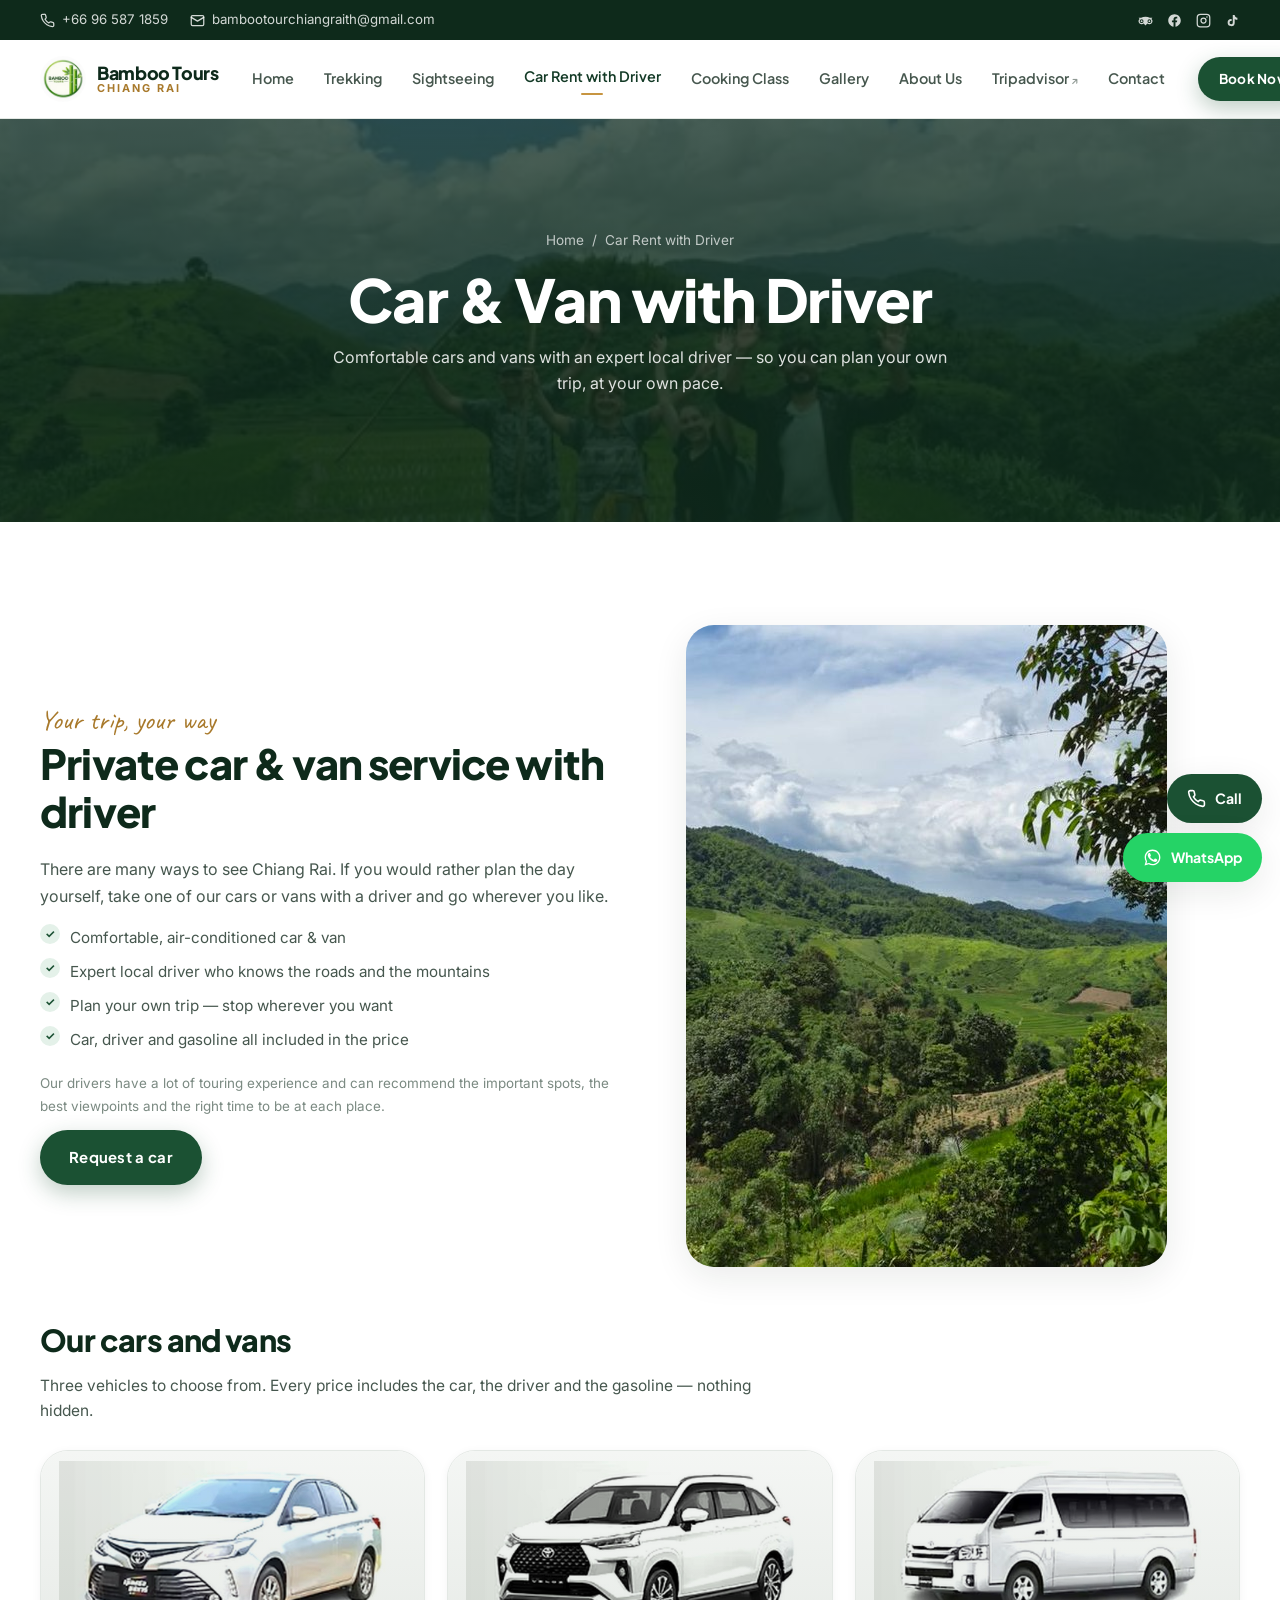
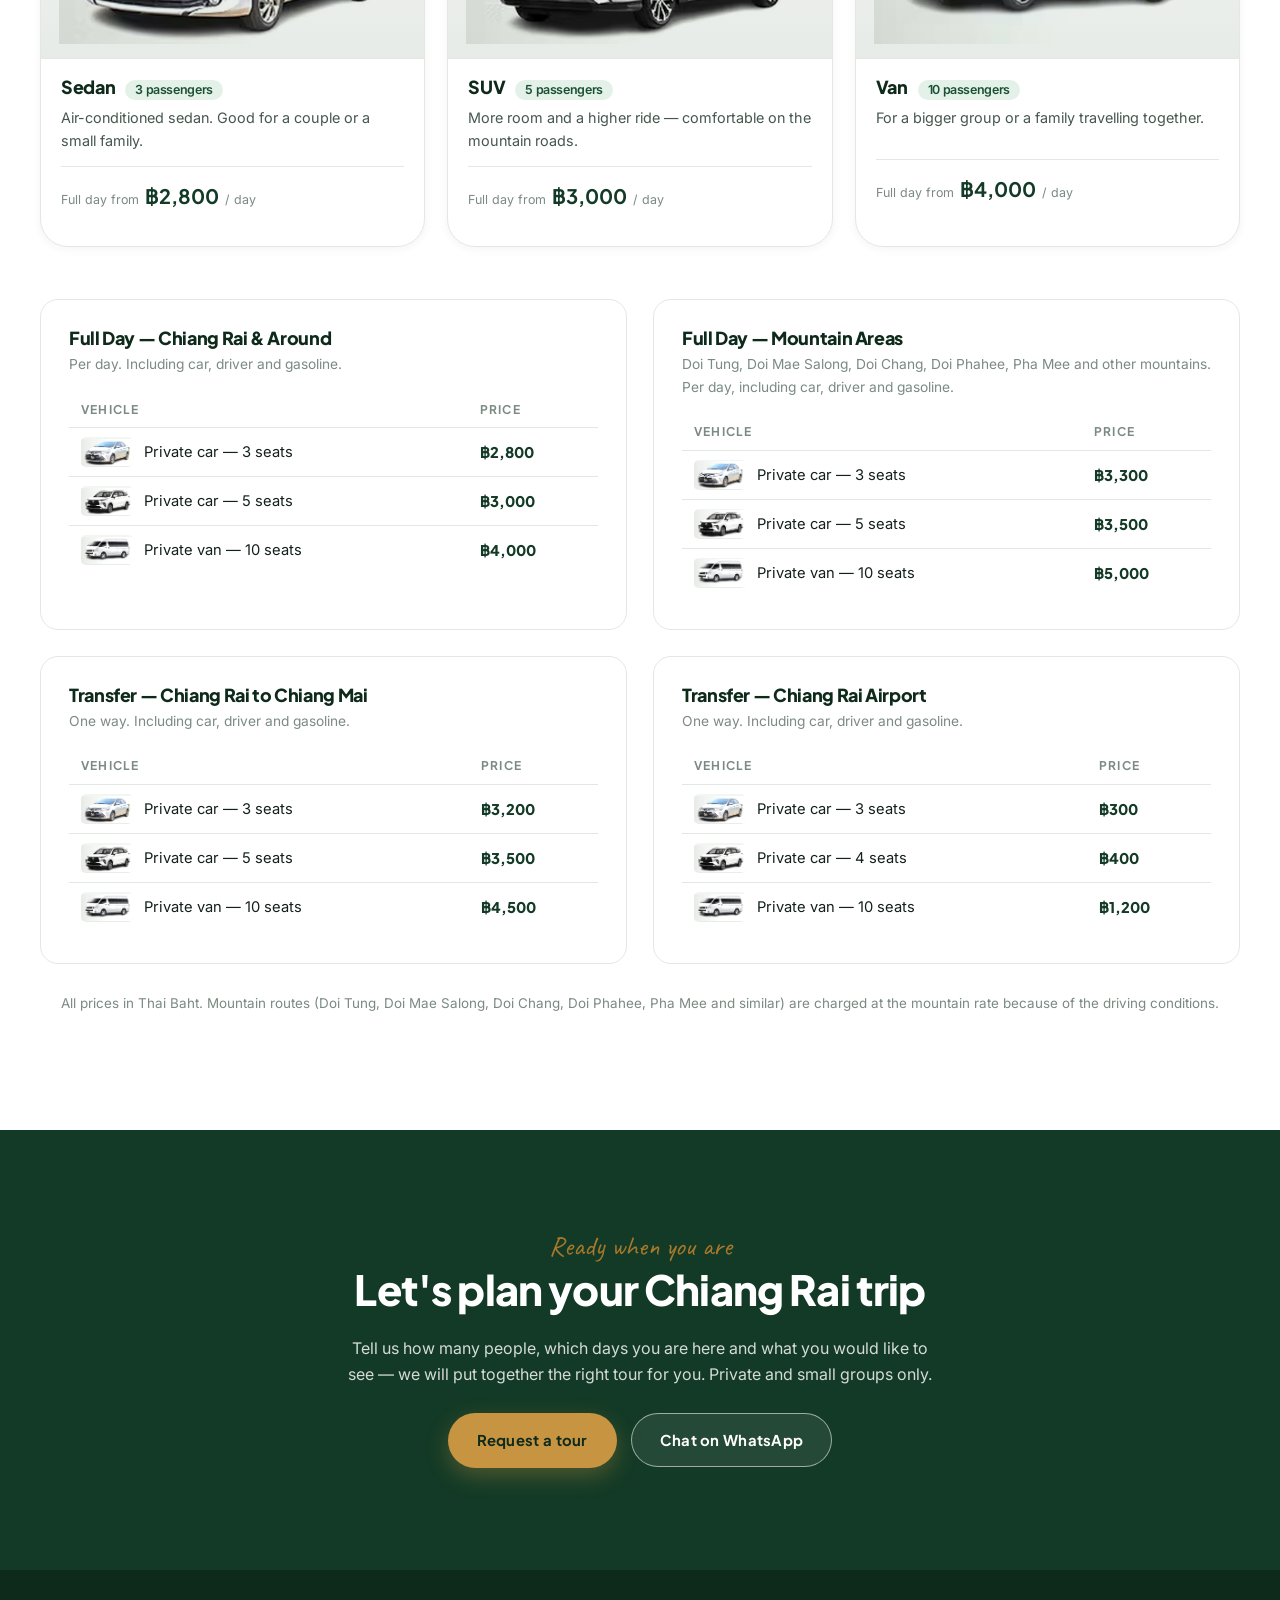
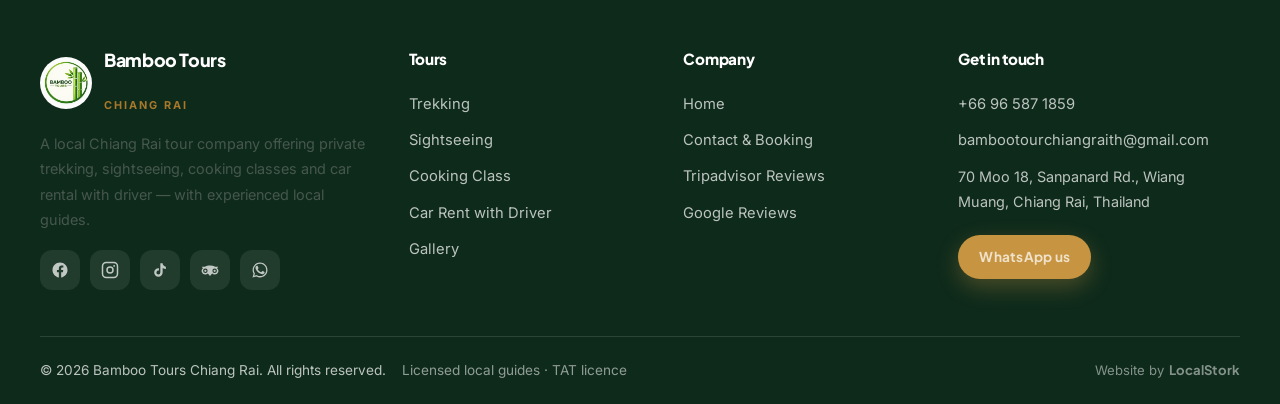
<file: car-rental.html>
<!DOCTYPE html>
<html lang="en">
<head>
<meta charset="utf-8">
<meta name="viewport" content="width=device-width, initial-scale=1">
<!-- keep the site in its own light colours: stops Chrome/Brave on Android
     from auto-inverting the page into dark mode -->
<meta name="color-scheme" content="only light">
<meta name="supported-color-schemes" content="light">
<meta name="theme-color" content="#0e2a1b">
<meta name="robots" content="noindex, nofollow">
<title>Car &amp; Van Rental with Driver in Chiang Rai — Bamboo Tours</title>
<meta name="description" content="Private car and van with an expert local driver in Chiang Rai. Day rates, mountain routes, Chiang Mai transfers and airport transfers. From 300 THB.">
<meta property="og:title" content="Car &amp; Van Rental with Driver in Chiang Rai — Bamboo Tours">
<meta property="og:description" content="Private car and van with an expert local driver in Chiang Rai. Day rates, mountain routes, Chiang Mai transfers and airport transfers. From 300 THB.">
<meta property="og:type" content="website">
<meta property="og:image" content="assets/images/rice-terrace-group.jpg">
<meta property="og:locale" content="en_US">
<link rel="icon" href="assets/images/logo-bamboo-tours.png">
<link rel="preconnect" href="https://fonts.googleapis.com">
<link rel="preconnect" href="https://fonts.gstatic.com" crossorigin>
<link href="https://fonts.googleapis.com/css2?family=Plus+Jakarta+Sans:wght@600;700;800&family=Inter:wght@400;500;600&family=Caveat:wght@600&display=swap" rel="stylesheet">
<link rel="stylesheet" href="assets/css/style.css">
</head>
<body data-base="">
<!-- ============ TOP BAR ============ -->
<div class="topbar">
  <div class="wrap">
    <div class="topbar-left">
      <a class="topbar-item" href="tel:+66965871859"><svg viewBox="0 0 24 24" fill="none" stroke="currentColor" stroke-width="2" stroke-linecap="round" stroke-linejoin="round"><path d="M22 16.92v3a2 2 0 0 1-2.18 2 19.79 19.79 0 0 1-8.63-3.07 19.5 19.5 0 0 1-6-6 19.79 19.79 0 0 1-3.07-8.67A2 2 0 0 1 4.11 2h3a2 2 0 0 1 2 1.72c.13.96.36 1.9.7 2.81a2 2 0 0 1-.45 2.11L8.09 9.91a16 16 0 0 0 6 6l1.27-1.27a2 2 0 0 1 2.11-.45c.9.34 1.85.57 2.81.7A2 2 0 0 1 22 16.92z"/></svg><span>+66 96 587 1859</span></a>
      <a class="topbar-item hide-sm" href="mailto:bambootourchiangraith@gmail.com"><svg viewBox="0 0 24 24" fill="none" stroke="currentColor" stroke-width="2" stroke-linecap="round" stroke-linejoin="round"><rect x="2" y="4" width="20" height="16" rx="2"/><path d="m22 7-10 6L2 7"/></svg><span>bambootourchiangraith@gmail.com</span></a>
    </div>
    <div class="topbar-right">
      
      <a class="topbar-item" href="https://www.tripadvisor.com/Attraction_Review-g297920-d13090022-Reviews-Bamboo_Tours-Chiang_Rai_Chiang_Rai_Province.html" target="_blank" rel="noopener" aria-label="Tripadvisor"><svg viewBox="0 0 24 24" fill="currentColor"><path d="M12 6c-2.6 0-5 .6-7 1.7H1l1.6 1.8A4.8 4.8 0 0 0 5.8 18a4.7 4.7 0 0 0 3.3-1.3L12 20l2.9-3.3a4.7 4.7 0 0 0 3.3 1.3 4.8 4.8 0 0 0 3.2-8.5L23 7.7h-4A14.6 14.6 0 0 0 12 6zm-6.2 10a3 3 0 1 1 0-6 3 3 0 0 1 0 6zm12.4 0a3 3 0 1 1 0-6 3 3 0 0 1 0 6zM5.8 11.5a1.5 1.5 0 1 0 0 3 1.5 1.5 0 0 0 0-3zm12.4 0a1.5 1.5 0 1 0 0 3 1.5 1.5 0 0 0 0-3z"/></svg></a>
      <a class="topbar-item" href="https://www.facebook.com/bambootrekkingtour" target="_blank" rel="noopener" aria-label="Facebook"><svg viewBox="0 0 24 24" fill="currentColor"><path d="M22 12.06C22 6.5 17.52 2 12 2S2 6.5 2 12.06c0 5.02 3.66 9.18 8.44 9.94v-7.03H7.9v-2.91h2.54V9.85c0-2.52 1.49-3.91 3.77-3.91 1.09 0 2.24.2 2.24.2v2.46h-1.26c-1.24 0-1.63.78-1.63 1.57v1.89h2.78l-.45 2.91h-2.33V22c4.78-.76 8.44-4.92 8.44-9.94z"/></svg></a>
      <a class="topbar-item soc-extra" href="https://www.instagram.com/bambootourschiangrai" target="_blank" rel="noopener" aria-label="Instagram"><svg viewBox="0 0 24 24" fill="none" stroke="currentColor" stroke-width="2"><rect x="2" y="2" width="20" height="20" rx="5"/><circle cx="12" cy="12" r="4"/><circle cx="17.5" cy="6.5" r="1.2" fill="currentColor" stroke="none"/></svg></a>
      <a class="topbar-item soc-extra" href="https://www.tiktok.com/@bambootours_chiangrai" target="_blank" rel="noopener" aria-label="TikTok"><svg viewBox="0 0 24 24" fill="currentColor"><path d="M16.6 5.82A4.28 4.28 0 0 1 15.54 3h-3.09v12.4a2.59 2.59 0 0 1-2.59 2.5 2.59 2.59 0 1 1 .74-5.07v-3.1a5.66 5.66 0 0 0-.74-.05A5.66 5.66 0 1 0 15.54 15.4V9.42a7.34 7.34 0 0 0 4.3 1.38V7.7a4.29 4.29 0 0 1-3.24-1.88z"/></svg></a>
    </div>
  </div>
</div>

<!-- ============ HEADER ============ -->
<header class="site-header">
  <div class="wrap">
    <a class="brand" href="index.html">
      <img src="assets/images/logo-bamboo-tours.png" alt="Bamboo Tours Chiang Rai logo">
      <span>
        <span class="brand-name">Bamboo Tours</span>
        <span class="brand-sub">Chiang Rai</span>
      </span>
    </a>

    <nav class="nav" id="nav">
        <a href="index.html">Home</a>
        <a href="trekking.html">Trekking</a>
        <a href="sightseeing.html">Sightseeing</a>
        <a class="active" href="car-rental.html">Car Rent with Driver</a>
        <a href="cooking-class.html">Cooking Class</a>
        <a href="gallery.html">Gallery</a>
        <a href="about.html">About Us</a>
        <a class="ext" href="https://www.tripadvisor.com/Attraction_Review-g297920-d13090022-Reviews-Bamboo_Tours-Chiang_Rai_Chiang_Rai_Province.html" target="_blank" rel="noopener">Tripadvisor</a>
        <a href="contact.html">Contact</a>
      <a class="btn btn-primary btn-sm nav-cta" href="contact.html">Book Now</a>
    </nav>

    <div class="header-cta">
      <a class="btn btn-primary btn-sm" href="contact.html">Book Now</a>
      <button class="burger" id="burger" aria-label="Menu"><span></span></button>
    </div>
  </div>
</header>

<section class="page-banner">
  <img class="bg-img" src="assets/images/rice-field-group.jpg" alt="" aria-hidden="true" fetchpriority="high" decoding="async">
  <div class="wrap">
    <div class="crumbs"><a href="index.html">Home</a> &nbsp;/&nbsp; Car Rent with Driver</div>
    <h1>Car &amp; Van with Driver</h1>
    <p>Comfortable cars and vans with an expert local driver — so you can plan your own trip, at your own pace.</p>
  </div>
</section>

<section>
  <div class="wrap">
    <div class="split" style="margin-bottom:56px">
      <div>
        <span class="eyebrow">Your trip, your way</span>
        <h2>Private car &amp; van service with driver</h2>
        <p>There are many ways to see Chiang Rai. If you would rather plan the day yourself, take one of our cars or vans with a driver and go wherever you like.</p>
        <ul class="tick">
          <li>Comfortable, air-conditioned car &amp; van</li>
          <li>Expert local driver who knows the roads and the mountains</li>
          <li>Plan your own trip — stop wherever you want</li>
          <li>Car, driver and gasoline all included in the price</li>
        </ul>
        <p class="form-note">Our drivers have a lot of touring experience and can recommend the important spots, the best viewpoints and the right time to be at each place.</p>
        <a class="btn btn-primary" href="contact.html?tour=CAR">Request a car</a>
      </div>
      <img src="assets/images/mountain-jungle-view.jpg" alt="">
    </div>

    <div class="section-head section-head--left" style="margin-bottom:26px">
      <h2 style="font-size:clamp(1.4rem,2.6vw,1.9rem)">Our cars and vans</h2>
      <p style="font-size:.97rem">Three vehicles to choose from. Every price includes the car, the driver and the gasoline — nothing hidden.</p>
    </div>
    <div class="fleet-grid" id="fleet-grid"></div>

    <div class="rate-grid" id="rate-grid"></div>
    <p class="form-note" style="text-align:center;margin-top:28px">All prices in Thai Baht. Mountain routes (Doi Tung, Doi Mae Salong, Doi Chang, Doi Phahee, Pha Mee and similar) are charged at the mountain rate because of the driving conditions.</p>
  </div>
</section>

<!-- ============ CTA BAND ============ -->
<section class="cta-band">
  <div class="wrap">
    <span class="eyebrow">Ready when you are</span>
    <h2>Let's plan your Chiang Rai trip</h2>
    <p>Tell us how many people, which days you are here and what you would like to see — we will put together the right tour for you. Private and small groups only.</p>
    <div class="cta-actions">
      <a class="btn btn-gold" href="contact.html">Request a tour</a>
      <a class="btn btn-ghost" data-wa="Hello Bamboo Tours! I would like to plan a trip in Chiang Rai." href="https://wa.me/66965871859" target="_blank" rel="noopener">Chat on WhatsApp</a>
    </div>
  </div>
</section>

<!-- ============ FOOTER ============ -->
<footer class="site-footer">
  <div class="wrap">
    <div class="foot-grid">
      <div>
        <div class="foot-brand">
          <img src="assets/images/logo-bamboo-tours.png" alt="">
          <span>
            <span class="brand-name">Bamboo Tours</span><br>
            <span class="brand-sub">Chiang Rai</span>
          </span>
        </div>
        <p class="small">A local Chiang Rai tour company offering private trekking, sightseeing, cooking classes and car rental with driver — with experienced local guides.</p>
        <div class="socials">
          <a href="https://www.facebook.com/bambootrekkingtour" target="_blank" rel="noopener" aria-label="Facebook"><svg viewBox="0 0 24 24" fill="currentColor"><path d="M22 12.06C22 6.5 17.52 2 12 2S2 6.5 2 12.06c0 5.02 3.66 9.18 8.44 9.94v-7.03H7.9v-2.91h2.54V9.85c0-2.52 1.49-3.91 3.77-3.91 1.09 0 2.24.2 2.24.2v2.46h-1.26c-1.24 0-1.63.78-1.63 1.57v1.89h2.78l-.45 2.91h-2.33V22c4.78-.76 8.44-4.92 8.44-9.94z"/></svg></a>
          <a href="https://www.instagram.com/bambootourschiangrai" target="_blank" rel="noopener" aria-label="Instagram"><svg viewBox="0 0 24 24" fill="none" stroke="currentColor" stroke-width="2"><rect x="2" y="2" width="20" height="20" rx="5"/><circle cx="12" cy="12" r="4"/><circle cx="17.5" cy="6.5" r="1.2" fill="currentColor" stroke="none"/></svg></a>
          <a href="https://www.tiktok.com/@bambootours_chiangrai" target="_blank" rel="noopener" aria-label="TikTok"><svg viewBox="0 0 24 24" fill="currentColor"><path d="M16.6 5.82A4.28 4.28 0 0 1 15.54 3h-3.09v12.4a2.59 2.59 0 0 1-2.59 2.5 2.59 2.59 0 1 1 .74-5.07v-3.1a5.66 5.66 0 0 0-.74-.05A5.66 5.66 0 1 0 15.54 15.4V9.42a7.34 7.34 0 0 0 4.3 1.38V7.7a4.29 4.29 0 0 1-3.24-1.88z"/></svg></a>
          <a href="https://www.tripadvisor.com/Attraction_Review-g297920-d13090022-Reviews-Bamboo_Tours-Chiang_Rai_Chiang_Rai_Province.html" target="_blank" rel="noopener" aria-label="Tripadvisor"><svg viewBox="0 0 24 24" fill="currentColor"><path d="M12 6c-2.6 0-5 .6-7 1.7H1l1.6 1.8A4.8 4.8 0 0 0 5.8 18a4.7 4.7 0 0 0 3.3-1.3L12 20l2.9-3.3a4.7 4.7 0 0 0 3.3 1.3 4.8 4.8 0 0 0 3.2-8.5L23 7.7h-4A14.6 14.6 0 0 0 12 6zm-6.2 10a3 3 0 1 1 0-6 3 3 0 0 1 0 6zm12.4 0a3 3 0 1 1 0-6 3 3 0 0 1 0 6zM5.8 11.5a1.5 1.5 0 1 0 0 3 1.5 1.5 0 0 0 0-3zm12.4 0a1.5 1.5 0 1 0 0 3 1.5 1.5 0 0 0 0-3z"/></svg></a>
          <a href="https://wa.me/66965871859" target="_blank" rel="noopener" aria-label="WhatsApp"><svg viewBox="0 0 24 24" fill="currentColor"><path d="M17.47 14.38c-.3-.15-1.76-.87-2.03-.97-.27-.1-.47-.15-.67.15-.2.3-.77.96-.94 1.16-.17.2-.35.22-.65.07-.3-.15-1.26-.46-2.4-1.48-.89-.79-1.49-1.76-1.66-2.06-.17-.3-.02-.46.13-.61.14-.14.3-.35.45-.53.15-.18.2-.3.3-.5.1-.2.05-.38-.02-.53-.08-.15-.67-1.61-.92-2.21-.24-.58-.49-.5-.67-.51h-.57c-.2 0-.52.07-.8.38-.27.3-1.04 1.02-1.04 2.48s1.07 2.88 1.22 3.08c.15.2 2.1 3.2 5.08 4.49.71.3 1.26.49 1.7.63.71.23 1.36.2 1.87.12.57-.08 1.76-.72 2.01-1.41.25-.7.25-1.29.17-1.41-.07-.13-.27-.2-.57-.35zM12.04 2C6.58 2 2.13 6.45 2.13 11.91c0 1.75.46 3.45 1.32 4.95L2 22l5.25-1.38a9.87 9.87 0 0 0 4.79 1.22h.01c5.46 0 9.91-4.45 9.91-9.91C21.96 6.45 17.5 2 12.04 2zm0 18.15h-.01a8.2 8.2 0 0 1-4.19-1.15l-.3-.18-3.12.82.83-3.04-.2-.31a8.19 8.19 0 0 1-1.26-4.38c0-4.54 3.7-8.23 8.25-8.23 2.2 0 4.27.86 5.83 2.42a8.19 8.19 0 0 1 2.41 5.82c0 4.54-3.7 8.23-8.24 8.23z"/></svg></a>
        </div>
      </div>
      <div>
        <h4>Tours</h4>
        <ul class="foot-links">
          <li><a href="trekking.html">Trekking</a></li>
          <li><a href="sightseeing.html">Sightseeing</a></li>
          <li><a href="cooking-class.html">Cooking Class</a></li>
          <li><a href="car-rental.html">Car Rent with Driver</a></li>
          <li><a href="gallery.html">Gallery</a></li>
        </ul>
      </div>
      <div>
        <h4>Company</h4>
        <ul class="foot-links">
          <li><a href="index.html">Home</a></li>
          <li><a href="contact.html">Contact &amp; Booking</a></li>
          <li><a href="https://www.tripadvisor.com/Attraction_Review-g297920-d13090022-Reviews-Bamboo_Tours-Chiang_Rai_Chiang_Rai_Province.html" target="_blank" rel="noopener">Tripadvisor Reviews</a></li>
          <li><a href="https://www.google.com/search?q=bamboo+tours+chiang+rai" target="_blank" rel="noopener">Google Reviews</a></li>
        </ul>
      </div>
      <div>
        <h4>Get in touch</h4>
        <ul class="foot-links">
          <li><a href="tel:+66965871859">+66 96 587 1859</a></li>
          <li><a href="mailto:bambootourchiangraith@gmail.com">bambootourchiangraith@gmail.com</a></li>
          <li class="small">70 Moo 18, Sanpanard Rd., Wiang Muang, Chiang Rai, Thailand</li>
        </ul>
        <a class="btn btn-gold btn-sm" style="margin-top:14px" data-wa="Hello Bamboo Tours! I have a question about your tours." href="https://wa.me/66965871859" target="_blank" rel="noopener">WhatsApp us</a>
      </div>
    </div>
    <div class="foot-bottom">
      <span>&copy; <span data-year></span> Bamboo Tours Chiang Rai. All rights reserved.</span>
      <span class="foot-lic">Licensed local guides · TAT licence</span>
      <span class="built-by">
        <span>Website by</span> <b>LocalStork</b>
      </span>
    </div>
  </div>
</footer>

<!-- Floating chat buttons -->
<div class="float-chat">
  <a href="tel:+66965871859" class="call" aria-label="Call"><svg viewBox="0 0 24 24" fill="none" stroke="currentColor" stroke-width="2" stroke-linecap="round" stroke-linejoin="round"><path d="M22 16.92v3a2 2 0 0 1-2.18 2 19.79 19.79 0 0 1-8.63-3.07 19.5 19.5 0 0 1-6-6 19.79 19.79 0 0 1-3.07-8.67A2 2 0 0 1 4.11 2h3a2 2 0 0 1 2 1.72c.13.96.36 1.9.7 2.81a2 2 0 0 1-.45 2.11L8.09 9.91a16 16 0 0 0 6 6l1.27-1.27a2 2 0 0 1 2.11-.45c.9.34 1.85.57 2.81.7A2 2 0 0 1 22 16.92z"/></svg><span>Call</span></a>
  <a data-wa="Hello Bamboo Tours! I have a question about your tours." href="https://wa.me/66965871859" target="_blank" rel="noopener" aria-label="WhatsApp"><svg viewBox="0 0 24 24" fill="currentColor"><path d="M17.47 14.38c-.3-.15-1.76-.87-2.03-.97-.27-.1-.47-.15-.67.15-.2.3-.77.96-.94 1.16-.17.2-.35.22-.65.07-.3-.15-1.26-.46-2.4-1.48-.89-.79-1.49-1.76-1.66-2.06-.17-.3-.02-.46.13-.61.14-.14.3-.35.45-.53.15-.18.2-.3.3-.5.1-.2.05-.38-.02-.53-.08-.15-.67-1.61-.92-2.21-.24-.58-.49-.5-.67-.51h-.57c-.2 0-.52.07-.8.38-.27.3-1.04 1.02-1.04 2.48s1.07 2.88 1.22 3.08c.15.2 2.1 3.2 5.08 4.49.71.3 1.26.49 1.7.63.71.23 1.36.2 1.87.12.57-.08 1.76-.72 2.01-1.41.25-.7.25-1.29.17-1.41-.07-.13-.27-.2-.57-.35zM12.04 2C6.58 2 2.13 6.45 2.13 11.91c0 1.75.46 3.45 1.32 4.95L2 22l5.25-1.38a9.87 9.87 0 0 0 4.79 1.22h.01c5.46 0 9.91-4.45 9.91-9.91C21.96 6.45 17.5 2 12.04 2zm0 18.15h-.01a8.2 8.2 0 0 1-4.19-1.15l-.3-.18-3.12.82.83-3.04-.2-.31a8.19 8.19 0 0 1-1.26-4.38c0-4.54 3.7-8.23 8.25-8.23 2.2 0 4.27.86 5.83 2.42a8.19 8.19 0 0 1 2.41 5.82c0 4.54-3.7 8.23-8.24 8.23z"/></svg><span>WhatsApp</span></a>
</div>

<div class="modal-back" id="modal-back"></div>
<div class="lightbox" id="lightbox"><button class="modal-x" aria-label="Close">&times;</button><img id="lightbox-img" alt=""></div>

<script src="assets/js/data.js"></script>

<script src="assets/js/main.js"></script>
</body>
</html>
</file>
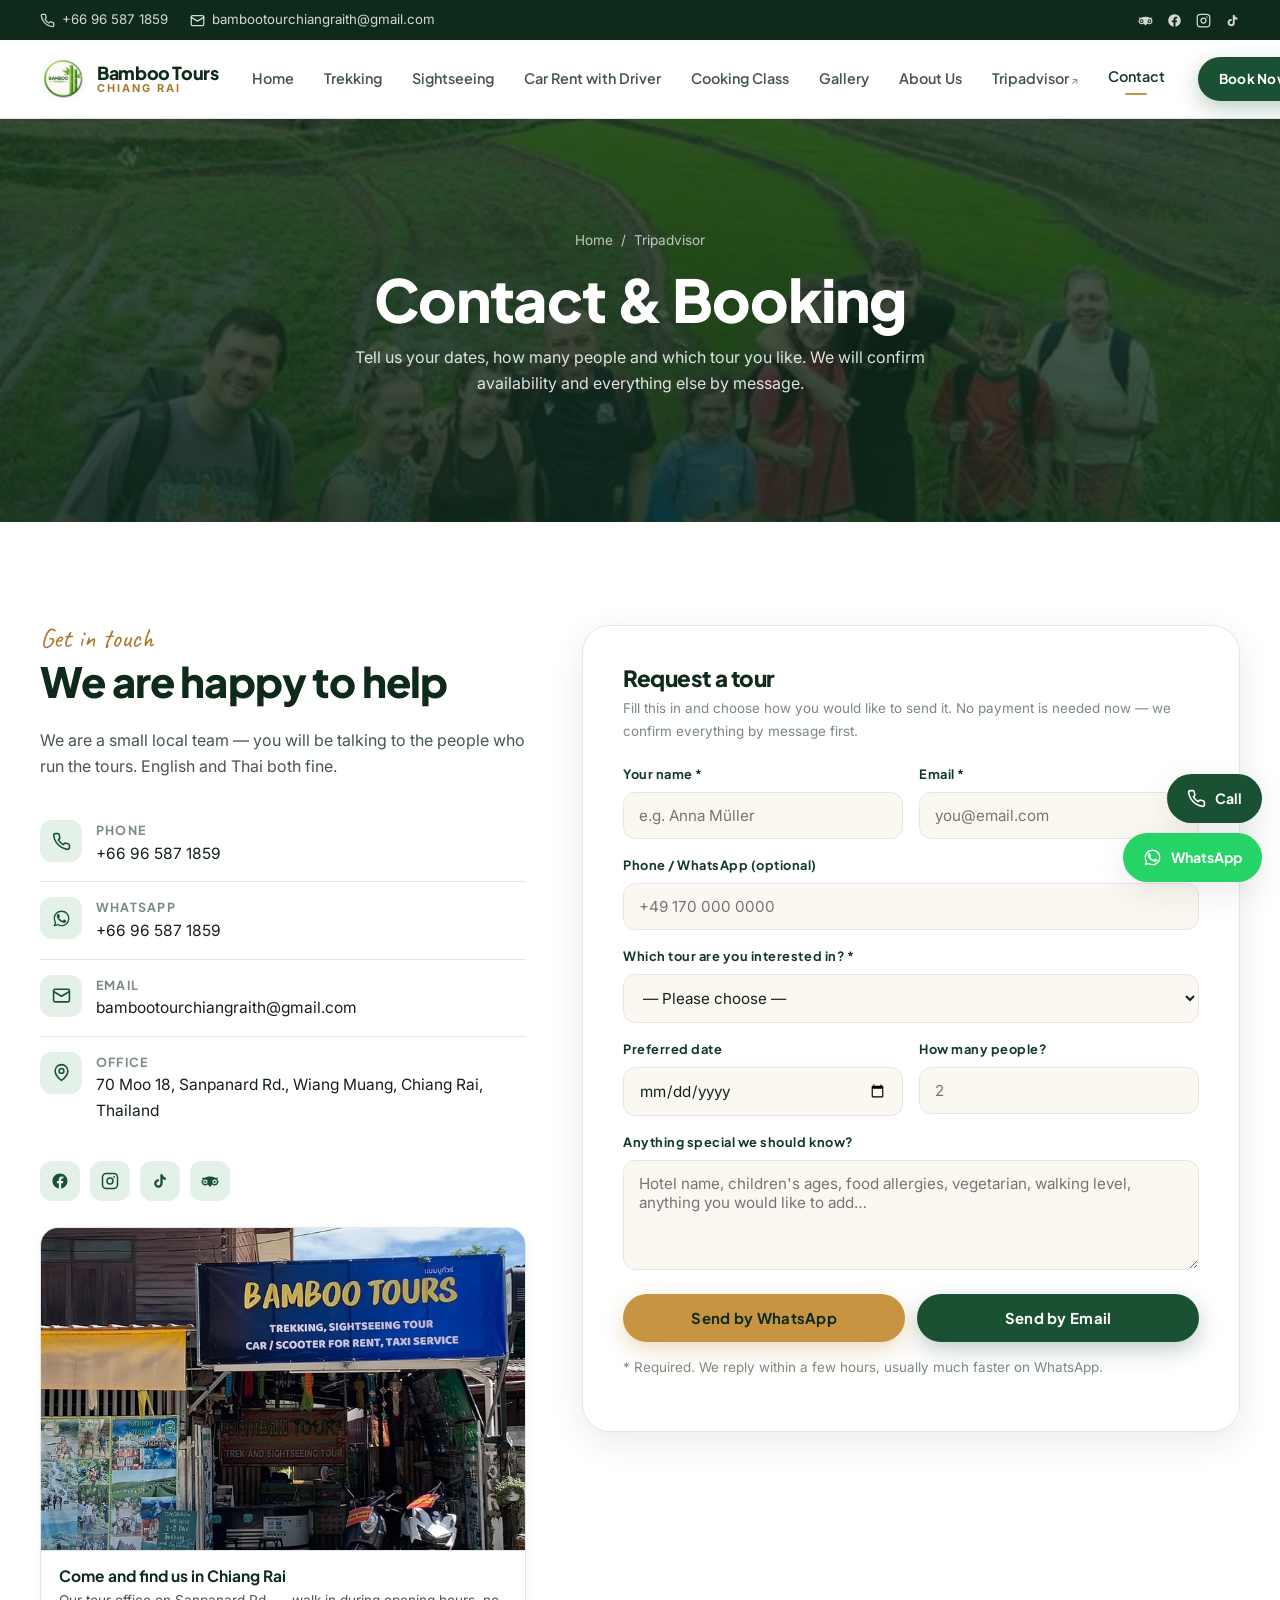
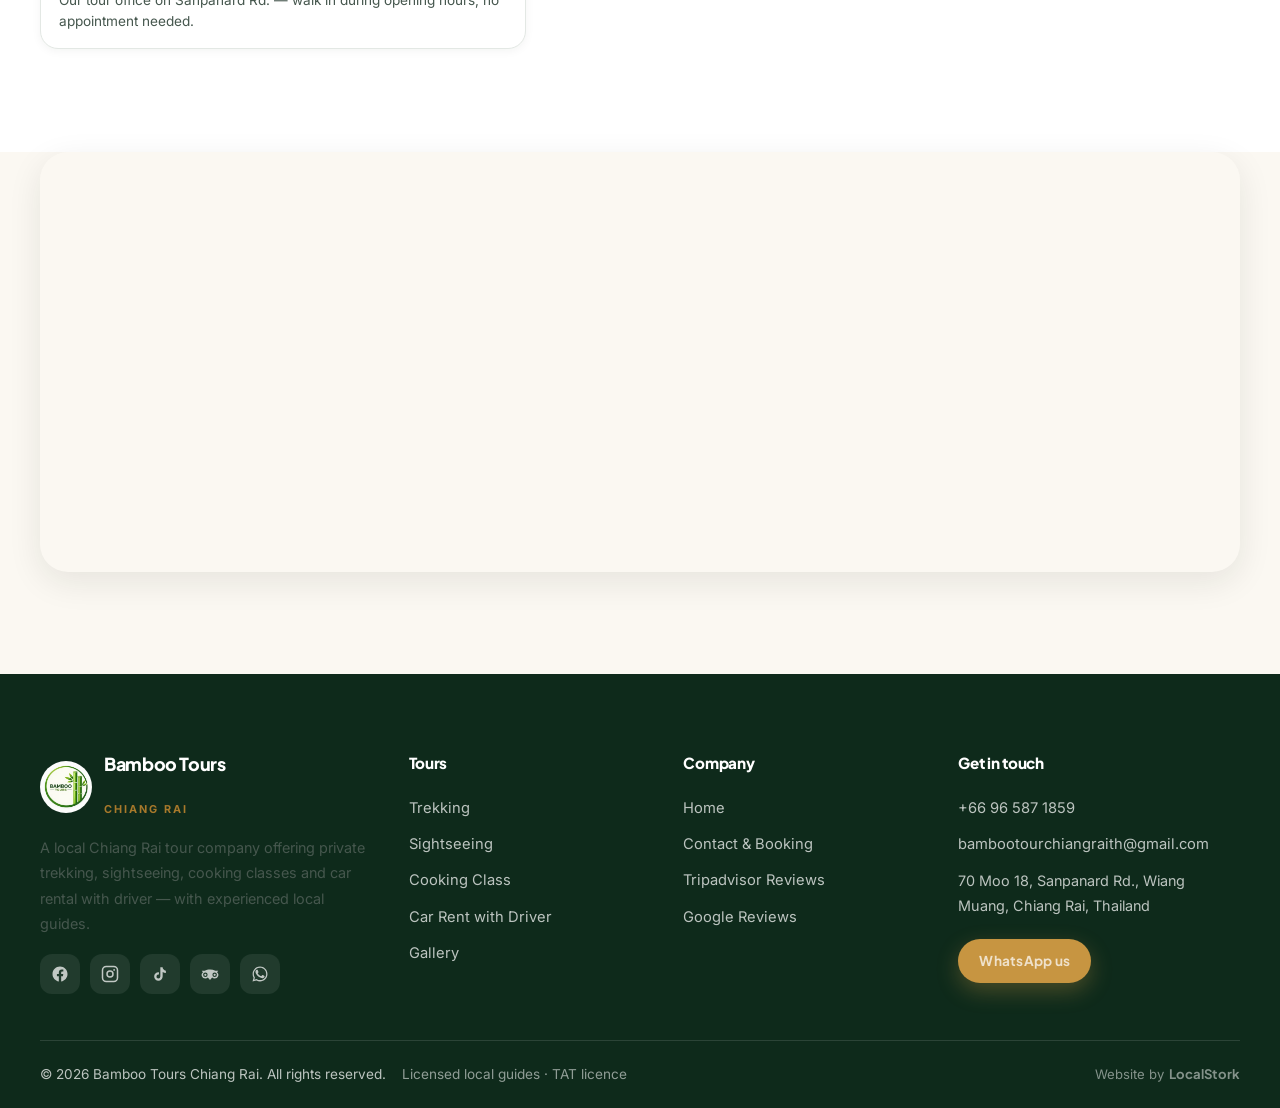
<file: contact.html>
<!DOCTYPE html>
<html lang="en">
<head>
<meta charset="utf-8">
<meta name="viewport" content="width=device-width, initial-scale=1">
<!-- keep the site in its own light colours: stops Chrome/Brave on Android
     from auto-inverting the page into dark mode -->
<meta name="color-scheme" content="only light">
<meta name="supported-color-schemes" content="light">
<meta name="theme-color" content="#0e2a1b">
<meta name="robots" content="noindex, nofollow">
<title>Contact &amp; Booking — Bamboo Tours Chiang Rai</title>
<meta name="description" content="Book a tour with Bamboo Tours Chiang Rai. Send us your dates, group size and the tour you want by WhatsApp or email — we usually reply within a few hours.">
<meta property="og:title" content="Contact &amp; Booking — Bamboo Tours Chiang Rai">
<meta property="og:description" content="Book a tour with Bamboo Tours Chiang Rai. Send us your dates, group size and the tour you want by WhatsApp or email — we usually reply within a few hours.">
<meta property="og:type" content="website">
<meta property="og:image" content="assets/images/rice-terrace-group.jpg">
<meta property="og:locale" content="en_US">
<link rel="icon" href="assets/images/logo-bamboo-tours.png">
<link rel="preconnect" href="https://fonts.googleapis.com">
<link rel="preconnect" href="https://fonts.gstatic.com" crossorigin>
<link href="https://fonts.googleapis.com/css2?family=Plus+Jakarta+Sans:wght@600;700;800&family=Inter:wght@400;500;600&family=Caveat:wght@600&display=swap" rel="stylesheet">
<link rel="stylesheet" href="assets/css/style.css">
</head>
<body data-base="">
<!-- ============ TOP BAR ============ -->
<div class="topbar">
  <div class="wrap">
    <div class="topbar-left">
      <a class="topbar-item" href="tel:+66965871859"><svg viewBox="0 0 24 24" fill="none" stroke="currentColor" stroke-width="2" stroke-linecap="round" stroke-linejoin="round"><path d="M22 16.92v3a2 2 0 0 1-2.18 2 19.79 19.79 0 0 1-8.63-3.07 19.5 19.5 0 0 1-6-6 19.79 19.79 0 0 1-3.07-8.67A2 2 0 0 1 4.11 2h3a2 2 0 0 1 2 1.72c.13.96.36 1.9.7 2.81a2 2 0 0 1-.45 2.11L8.09 9.91a16 16 0 0 0 6 6l1.27-1.27a2 2 0 0 1 2.11-.45c.9.34 1.85.57 2.81.7A2 2 0 0 1 22 16.92z"/></svg><span>+66 96 587 1859</span></a>
      <a class="topbar-item hide-sm" href="mailto:bambootourchiangraith@gmail.com"><svg viewBox="0 0 24 24" fill="none" stroke="currentColor" stroke-width="2" stroke-linecap="round" stroke-linejoin="round"><rect x="2" y="4" width="20" height="16" rx="2"/><path d="m22 7-10 6L2 7"/></svg><span>bambootourchiangraith@gmail.com</span></a>
    </div>
    <div class="topbar-right">
      
      <a class="topbar-item" href="https://www.tripadvisor.com/Attraction_Review-g297920-d13090022-Reviews-Bamboo_Tours-Chiang_Rai_Chiang_Rai_Province.html" target="_blank" rel="noopener" aria-label="Tripadvisor"><svg viewBox="0 0 24 24" fill="currentColor"><path d="M12 6c-2.6 0-5 .6-7 1.7H1l1.6 1.8A4.8 4.8 0 0 0 5.8 18a4.7 4.7 0 0 0 3.3-1.3L12 20l2.9-3.3a4.7 4.7 0 0 0 3.3 1.3 4.8 4.8 0 0 0 3.2-8.5L23 7.7h-4A14.6 14.6 0 0 0 12 6zm-6.2 10a3 3 0 1 1 0-6 3 3 0 0 1 0 6zm12.4 0a3 3 0 1 1 0-6 3 3 0 0 1 0 6zM5.8 11.5a1.5 1.5 0 1 0 0 3 1.5 1.5 0 0 0 0-3zm12.4 0a1.5 1.5 0 1 0 0 3 1.5 1.5 0 0 0 0-3z"/></svg></a>
      <a class="topbar-item" href="https://www.facebook.com/bambootrekkingtour" target="_blank" rel="noopener" aria-label="Facebook"><svg viewBox="0 0 24 24" fill="currentColor"><path d="M22 12.06C22 6.5 17.52 2 12 2S2 6.5 2 12.06c0 5.02 3.66 9.18 8.44 9.94v-7.03H7.9v-2.91h2.54V9.85c0-2.52 1.49-3.91 3.77-3.91 1.09 0 2.24.2 2.24.2v2.46h-1.26c-1.24 0-1.63.78-1.63 1.57v1.89h2.78l-.45 2.91h-2.33V22c4.78-.76 8.44-4.92 8.44-9.94z"/></svg></a>
      <a class="topbar-item soc-extra" href="https://www.instagram.com/bambootourschiangrai" target="_blank" rel="noopener" aria-label="Instagram"><svg viewBox="0 0 24 24" fill="none" stroke="currentColor" stroke-width="2"><rect x="2" y="2" width="20" height="20" rx="5"/><circle cx="12" cy="12" r="4"/><circle cx="17.5" cy="6.5" r="1.2" fill="currentColor" stroke="none"/></svg></a>
      <a class="topbar-item soc-extra" href="https://www.tiktok.com/@bambootours_chiangrai" target="_blank" rel="noopener" aria-label="TikTok"><svg viewBox="0 0 24 24" fill="currentColor"><path d="M16.6 5.82A4.28 4.28 0 0 1 15.54 3h-3.09v12.4a2.59 2.59 0 0 1-2.59 2.5 2.59 2.59 0 1 1 .74-5.07v-3.1a5.66 5.66 0 0 0-.74-.05A5.66 5.66 0 1 0 15.54 15.4V9.42a7.34 7.34 0 0 0 4.3 1.38V7.7a4.29 4.29 0 0 1-3.24-1.88z"/></svg></a>
    </div>
  </div>
</div>

<!-- ============ HEADER ============ -->
<header class="site-header">
  <div class="wrap">
    <a class="brand" href="index.html">
      <img src="assets/images/logo-bamboo-tours.png" alt="Bamboo Tours Chiang Rai logo">
      <span>
        <span class="brand-name">Bamboo Tours</span>
        <span class="brand-sub">Chiang Rai</span>
      </span>
    </a>

    <nav class="nav" id="nav">
        <a href="index.html">Home</a>
        <a href="trekking.html">Trekking</a>
        <a href="sightseeing.html">Sightseeing</a>
        <a href="car-rental.html">Car Rent with Driver</a>
        <a href="cooking-class.html">Cooking Class</a>
        <a href="gallery.html">Gallery</a>
        <a href="about.html">About Us</a>
        <a class="ext" href="https://www.tripadvisor.com/Attraction_Review-g297920-d13090022-Reviews-Bamboo_Tours-Chiang_Rai_Chiang_Rai_Province.html" target="_blank" rel="noopener">Tripadvisor</a>
        <a class="active" href="contact.html">Contact</a>
      <a class="btn btn-primary btn-sm nav-cta" href="contact.html">Book Now</a>
    </nav>

    <div class="header-cta">
      <a class="btn btn-primary btn-sm" href="contact.html">Book Now</a>
      <button class="burger" id="burger" aria-label="Menu"><span></span></button>
    </div>
  </div>
</header>

<section class="page-banner">
  <img class="bg-img" src="assets/images/rice-terrace-group.jpg" alt="" aria-hidden="true" fetchpriority="high" decoding="async">
  <div class="wrap">
    <div class="crumbs"><a href="index.html">Home</a> &nbsp;/&nbsp; Tripadvisor</div>
    <h1>Contact &amp; Booking</h1>
    <p>Tell us your dates, how many people and which tour you like. We will confirm availability and everything else by message.</p>
  </div>
</section>

<section>
  <div class="wrap">
    <div class="book-shell">
      <div>
        <span class="eyebrow">Get in touch</span>
        <h2>We are happy to help</h2>
        <p>We are a small local team — you will be talking to the people who run the tours. English and Thai both fine.</p>
        <ul class="contact-list">
          <li><a href="tel:+66965871859" style="display:flex;gap:14px;width:100%"><span class="ic"><svg viewBox="0 0 24 24" fill="none" stroke="currentColor" stroke-width="2" stroke-linecap="round" stroke-linejoin="round"><path d="M22 16.92v3a2 2 0 0 1-2.18 2 19.79 19.79 0 0 1-8.63-3.07 19.5 19.5 0 0 1-6-6 19.79 19.79 0 0 1-3.07-8.67A2 2 0 0 1 4.11 2h3a2 2 0 0 1 2 1.72c.13.96.36 1.9.7 2.81a2 2 0 0 1-.45 2.11L8.09 9.91a16 16 0 0 0 6 6l1.27-1.27a2 2 0 0 1 2.11-.45c.9.34 1.85.57 2.81.7A2 2 0 0 1 22 16.92z"/></svg></span><span><b>Phone</b><span>+66 96 587 1859</span></span></a></li>
          <li><a data-wa="Hello Bamboo Tours! I would like to ask about a tour." href="https://wa.me/66965871859" target="_blank" rel="noopener" style="display:flex;gap:14px;width:100%"><span class="ic"><svg viewBox="0 0 24 24" fill="currentColor"><path d="M17.47 14.38c-.3-.15-1.76-.87-2.03-.97-.27-.1-.47-.15-.67.15-.2.3-.77.96-.94 1.16-.17.2-.35.22-.65.07-.3-.15-1.26-.46-2.4-1.48-.89-.79-1.49-1.76-1.66-2.06-.17-.3-.02-.46.13-.61.14-.14.3-.35.45-.53.15-.18.2-.3.3-.5.1-.2.05-.38-.02-.53-.08-.15-.67-1.61-.92-2.21-.24-.58-.49-.5-.67-.51h-.57c-.2 0-.52.07-.8.38-.27.3-1.04 1.02-1.04 2.48s1.07 2.88 1.22 3.08c.15.2 2.1 3.2 5.08 4.49.71.3 1.26.49 1.7.63.71.23 1.36.2 1.87.12.57-.08 1.76-.72 2.01-1.41.25-.7.25-1.29.17-1.41-.07-.13-.27-.2-.57-.35zM12.04 2C6.58 2 2.13 6.45 2.13 11.91c0 1.75.46 3.45 1.32 4.95L2 22l5.25-1.38a9.87 9.87 0 0 0 4.79 1.22h.01c5.46 0 9.91-4.45 9.91-9.91C21.96 6.45 17.5 2 12.04 2zm0 18.15h-.01a8.2 8.2 0 0 1-4.19-1.15l-.3-.18-3.12.82.83-3.04-.2-.31a8.19 8.19 0 0 1-1.26-4.38c0-4.54 3.7-8.23 8.25-8.23 2.2 0 4.27.86 5.83 2.42a8.19 8.19 0 0 1 2.41 5.82c0 4.54-3.7 8.23-8.24 8.23z"/></svg></span><span><b>WhatsApp</b><span>+66 96 587 1859</span></span></a></li>
          <li><a href="mailto:bambootourchiangraith@gmail.com" style="display:flex;gap:14px;width:100%"><span class="ic"><svg viewBox="0 0 24 24" fill="none" stroke="currentColor" stroke-width="2" stroke-linecap="round" stroke-linejoin="round"><rect x="2" y="4" width="20" height="16" rx="2"/><path d="m22 7-10 6L2 7"/></svg></span><span><b>Email</b><span>bambootourchiangraith@gmail.com</span></span></a></li>
          <li><span class="ic"><svg viewBox="0 0 24 24" fill="none" stroke="currentColor" stroke-width="2" stroke-linecap="round" stroke-linejoin="round"><path d="M20 10c0 6-8 12-8 12s-8-6-8-12a8 8 0 0 1 16 0z"/><circle cx="12" cy="10" r="3"/></svg></span><span><b>Office</b><span>70 Moo 18, Sanpanard Rd., Wiang Muang, Chiang Rai, Thailand</span></span></li>
        </ul>
        <div class="socials" style="margin-top:22px">
          <a href="https://www.facebook.com/bambootrekkingtour" target="_blank" rel="noopener" aria-label="Facebook" style="background:var(--green-100);color:var(--green-700)"><svg viewBox="0 0 24 24" fill="currentColor"><path d="M22 12.06C22 6.5 17.52 2 12 2S2 6.5 2 12.06c0 5.02 3.66 9.18 8.44 9.94v-7.03H7.9v-2.91h2.54V9.85c0-2.52 1.49-3.91 3.77-3.91 1.09 0 2.24.2 2.24.2v2.46h-1.26c-1.24 0-1.63.78-1.63 1.57v1.89h2.78l-.45 2.91h-2.33V22c4.78-.76 8.44-4.92 8.44-9.94z"/></svg></a>
          <a href="https://www.instagram.com/bambootourschiangrai" target="_blank" rel="noopener" aria-label="Instagram" style="background:var(--green-100);color:var(--green-700)"><svg viewBox="0 0 24 24" fill="none" stroke="currentColor" stroke-width="2"><rect x="2" y="2" width="20" height="20" rx="5"/><circle cx="12" cy="12" r="4"/><circle cx="17.5" cy="6.5" r="1.2" fill="currentColor" stroke="none"/></svg></a>
          <a href="https://www.tiktok.com/@bambootours_chiangrai" target="_blank" rel="noopener" aria-label="TikTok" style="background:var(--green-100);color:var(--green-700)"><svg viewBox="0 0 24 24" fill="currentColor"><path d="M16.6 5.82A4.28 4.28 0 0 1 15.54 3h-3.09v12.4a2.59 2.59 0 0 1-2.59 2.5 2.59 2.59 0 1 1 .74-5.07v-3.1a5.66 5.66 0 0 0-.74-.05A5.66 5.66 0 1 0 15.54 15.4V9.42a7.34 7.34 0 0 0 4.3 1.38V7.7a4.29 4.29 0 0 1-3.24-1.88z"/></svg></a>
          <a href="https://www.tripadvisor.com/Attraction_Review-g297920-d13090022-Reviews-Bamboo_Tours-Chiang_Rai_Chiang_Rai_Province.html" target="_blank" rel="noopener" aria-label="Tripadvisor" style="background:var(--green-100);color:var(--green-700)"><svg viewBox="0 0 24 24" fill="currentColor"><path d="M12 6c-2.6 0-5 .6-7 1.7H1l1.6 1.8A4.8 4.8 0 0 0 5.8 18a4.7 4.7 0 0 0 3.3-1.3L12 20l2.9-3.3a4.7 4.7 0 0 0 3.3 1.3 4.8 4.8 0 0 0 3.2-8.5L23 7.7h-4A14.6 14.6 0 0 0 12 6zm-6.2 10a3 3 0 1 1 0-6 3 3 0 0 1 0 6zm12.4 0a3 3 0 1 1 0-6 3 3 0 0 1 0 6zM5.8 11.5a1.5 1.5 0 1 0 0 3 1.5 1.5 0 0 0 0-3zm12.4 0a1.5 1.5 0 1 0 0 3 1.5 1.5 0 0 0 0-3z"/></svg></a>
        </div>

        <!-- Photo card under the contact details. To change the picture, drop a
             new file named contact-photo.jpg into assets/images/ — no code to edit.
             If the file is missing the whole card hides itself. -->
        <figure class="contact-photo">
          <img src="assets/images/contact-photo.jpg" alt="The Bamboo Tours shop in Chiang Rai"
               loading="lazy" onerror="this.closest('figure').style.display='none'">
          <figcaption>
            <b>Come and find us in Chiang Rai</b>
            <span>Our tour office on Sanpanard Rd. — walk in during opening hours, no appointment needed.</span>
          </figcaption>
        </figure>
      </div>

      <form class="form-card" id="booking-form" novalidate>
        <h3 style="margin-bottom:6px">Request a tour</h3>
        <p class="form-note" style="margin:0 0 22px">Fill this in and choose how you would like to send it. No payment is needed now — we confirm everything by message first.</p>

        <div class="f-row">
          <div class="field">
            <label for="f-name">Your name *</label>
            <input id="f-name" name="name" type="text" placeholder="e.g. Anna Müller" required>
          </div>
          <div class="field">
            <label for="f-email">Email *</label>
            <input id="f-email" name="email" type="email" placeholder="you@email.com" required>
          </div>
        </div>

        <div class="field">
          <label for="f-phone">Phone / WhatsApp (optional)</label>
          <input id="f-phone" name="phone" type="tel" placeholder="+49 170 000 0000">
        </div>

        <div class="field">
          <label for="f-tour">Which tour are you interested in? *</label>
          <select id="f-tour" name="tour" required></select>
        </div>

        <div class="f-row">
          <div class="field">
            <label for="f-date">Preferred date</label>
            <input id="f-date" name="date" type="date">
          </div>
          <div class="field">
            <label for="f-people">How many people?</label>
            <input id="f-people" name="people" type="number" min="1" max="30" placeholder="2">
          </div>
        </div>

        <div class="field">
          <label for="f-notes">Anything special we should know?</label>
          <textarea id="f-notes" name="notes" placeholder="Hotel name, children's ages, food allergies, vegetarian, walking level, anything you would like to add…"></textarea>
        </div>

        <div class="send-row">
          <button type="button" class="btn btn-gold" id="send-wa">Send by WhatsApp</button>
          <button type="button" class="btn btn-primary" id="send-mail">Send by Email</button>
        </div>
        <div class="form-msg" id="form-msg"></div>
        <p class="form-note">* Required. We reply within a few hours, usually much faster on WhatsApp.</p>
      </form>
    </div>
  </div>
</section>

<section class="bg-cream" style="padding-top:0">
  <div class="wrap">
    <div style="border-radius:var(--radius-lg);overflow:hidden;box-shadow:var(--shadow);line-height:0">
      <iframe title="Bamboo Tours Chiang Rai on the map"
        src="https://www.google.com/maps?q=Sanpanard%20Rd%2C%20Wiang%20Muang%2C%20Chiang%20Rai%2C%20Thailand&output=embed"
        width="100%" height="420" style="border:0" loading="lazy" referrerpolicy="no-referrer-when-downgrade"></iframe>
    </div>
  </div>
</section>

<!-- ============ FOOTER ============ -->
<footer class="site-footer">
  <div class="wrap">
    <div class="foot-grid">
      <div>
        <div class="foot-brand">
          <img src="assets/images/logo-bamboo-tours.png" alt="">
          <span>
            <span class="brand-name">Bamboo Tours</span><br>
            <span class="brand-sub">Chiang Rai</span>
          </span>
        </div>
        <p class="small">A local Chiang Rai tour company offering private trekking, sightseeing, cooking classes and car rental with driver — with experienced local guides.</p>
        <div class="socials">
          <a href="https://www.facebook.com/bambootrekkingtour" target="_blank" rel="noopener" aria-label="Facebook"><svg viewBox="0 0 24 24" fill="currentColor"><path d="M22 12.06C22 6.5 17.52 2 12 2S2 6.5 2 12.06c0 5.02 3.66 9.18 8.44 9.94v-7.03H7.9v-2.91h2.54V9.85c0-2.52 1.49-3.91 3.77-3.91 1.09 0 2.24.2 2.24.2v2.46h-1.26c-1.24 0-1.63.78-1.63 1.57v1.89h2.78l-.45 2.91h-2.33V22c4.78-.76 8.44-4.92 8.44-9.94z"/></svg></a>
          <a href="https://www.instagram.com/bambootourschiangrai" target="_blank" rel="noopener" aria-label="Instagram"><svg viewBox="0 0 24 24" fill="none" stroke="currentColor" stroke-width="2"><rect x="2" y="2" width="20" height="20" rx="5"/><circle cx="12" cy="12" r="4"/><circle cx="17.5" cy="6.5" r="1.2" fill="currentColor" stroke="none"/></svg></a>
          <a href="https://www.tiktok.com/@bambootours_chiangrai" target="_blank" rel="noopener" aria-label="TikTok"><svg viewBox="0 0 24 24" fill="currentColor"><path d="M16.6 5.82A4.28 4.28 0 0 1 15.54 3h-3.09v12.4a2.59 2.59 0 0 1-2.59 2.5 2.59 2.59 0 1 1 .74-5.07v-3.1a5.66 5.66 0 0 0-.74-.05A5.66 5.66 0 1 0 15.54 15.4V9.42a7.34 7.34 0 0 0 4.3 1.38V7.7a4.29 4.29 0 0 1-3.24-1.88z"/></svg></a>
          <a href="https://www.tripadvisor.com/Attraction_Review-g297920-d13090022-Reviews-Bamboo_Tours-Chiang_Rai_Chiang_Rai_Province.html" target="_blank" rel="noopener" aria-label="Tripadvisor"><svg viewBox="0 0 24 24" fill="currentColor"><path d="M12 6c-2.6 0-5 .6-7 1.7H1l1.6 1.8A4.8 4.8 0 0 0 5.8 18a4.7 4.7 0 0 0 3.3-1.3L12 20l2.9-3.3a4.7 4.7 0 0 0 3.3 1.3 4.8 4.8 0 0 0 3.2-8.5L23 7.7h-4A14.6 14.6 0 0 0 12 6zm-6.2 10a3 3 0 1 1 0-6 3 3 0 0 1 0 6zm12.4 0a3 3 0 1 1 0-6 3 3 0 0 1 0 6zM5.8 11.5a1.5 1.5 0 1 0 0 3 1.5 1.5 0 0 0 0-3zm12.4 0a1.5 1.5 0 1 0 0 3 1.5 1.5 0 0 0 0-3z"/></svg></a>
          <a href="https://wa.me/66965871859" target="_blank" rel="noopener" aria-label="WhatsApp"><svg viewBox="0 0 24 24" fill="currentColor"><path d="M17.47 14.38c-.3-.15-1.76-.87-2.03-.97-.27-.1-.47-.15-.67.15-.2.3-.77.96-.94 1.16-.17.2-.35.22-.65.07-.3-.15-1.26-.46-2.4-1.48-.89-.79-1.49-1.76-1.66-2.06-.17-.3-.02-.46.13-.61.14-.14.3-.35.45-.53.15-.18.2-.3.3-.5.1-.2.05-.38-.02-.53-.08-.15-.67-1.61-.92-2.21-.24-.58-.49-.5-.67-.51h-.57c-.2 0-.52.07-.8.38-.27.3-1.04 1.02-1.04 2.48s1.07 2.88 1.22 3.08c.15.2 2.1 3.2 5.08 4.49.71.3 1.26.49 1.7.63.71.23 1.36.2 1.87.12.57-.08 1.76-.72 2.01-1.41.25-.7.25-1.29.17-1.41-.07-.13-.27-.2-.57-.35zM12.04 2C6.58 2 2.13 6.45 2.13 11.91c0 1.75.46 3.45 1.32 4.95L2 22l5.25-1.38a9.87 9.87 0 0 0 4.79 1.22h.01c5.46 0 9.91-4.45 9.91-9.91C21.96 6.45 17.5 2 12.04 2zm0 18.15h-.01a8.2 8.2 0 0 1-4.19-1.15l-.3-.18-3.12.82.83-3.04-.2-.31a8.19 8.19 0 0 1-1.26-4.38c0-4.54 3.7-8.23 8.25-8.23 2.2 0 4.27.86 5.83 2.42a8.19 8.19 0 0 1 2.41 5.82c0 4.54-3.7 8.23-8.24 8.23z"/></svg></a>
        </div>
      </div>
      <div>
        <h4>Tours</h4>
        <ul class="foot-links">
          <li><a href="trekking.html">Trekking</a></li>
          <li><a href="sightseeing.html">Sightseeing</a></li>
          <li><a href="cooking-class.html">Cooking Class</a></li>
          <li><a href="car-rental.html">Car Rent with Driver</a></li>
          <li><a href="gallery.html">Gallery</a></li>
        </ul>
      </div>
      <div>
        <h4>Company</h4>
        <ul class="foot-links">
          <li><a href="index.html">Home</a></li>
          <li><a href="contact.html">Contact &amp; Booking</a></li>
          <li><a href="https://www.tripadvisor.com/Attraction_Review-g297920-d13090022-Reviews-Bamboo_Tours-Chiang_Rai_Chiang_Rai_Province.html" target="_blank" rel="noopener">Tripadvisor Reviews</a></li>
          <li><a href="https://www.google.com/search?q=bamboo+tours+chiang+rai" target="_blank" rel="noopener">Google Reviews</a></li>
        </ul>
      </div>
      <div>
        <h4>Get in touch</h4>
        <ul class="foot-links">
          <li><a href="tel:+66965871859">+66 96 587 1859</a></li>
          <li><a href="mailto:bambootourchiangraith@gmail.com">bambootourchiangraith@gmail.com</a></li>
          <li class="small">70 Moo 18, Sanpanard Rd., Wiang Muang, Chiang Rai, Thailand</li>
        </ul>
        <a class="btn btn-gold btn-sm" style="margin-top:14px" data-wa="Hello Bamboo Tours! I have a question about your tours." href="https://wa.me/66965871859" target="_blank" rel="noopener">WhatsApp us</a>
      </div>
    </div>
    <div class="foot-bottom">
      <span>&copy; <span data-year></span> Bamboo Tours Chiang Rai. All rights reserved.</span>
      <span class="foot-lic">Licensed local guides · TAT licence</span>
      <span class="built-by">
        <span>Website by</span> <b>LocalStork</b>
      </span>
    </div>
  </div>
</footer>

<!-- Floating chat buttons -->
<div class="float-chat">
  <a href="tel:+66965871859" class="call" aria-label="Call"><svg viewBox="0 0 24 24" fill="none" stroke="currentColor" stroke-width="2" stroke-linecap="round" stroke-linejoin="round"><path d="M22 16.92v3a2 2 0 0 1-2.18 2 19.79 19.79 0 0 1-8.63-3.07 19.5 19.5 0 0 1-6-6 19.79 19.79 0 0 1-3.07-8.67A2 2 0 0 1 4.11 2h3a2 2 0 0 1 2 1.72c.13.96.36 1.9.7 2.81a2 2 0 0 1-.45 2.11L8.09 9.91a16 16 0 0 0 6 6l1.27-1.27a2 2 0 0 1 2.11-.45c.9.34 1.85.57 2.81.7A2 2 0 0 1 22 16.92z"/></svg><span>Call</span></a>
  <a data-wa="Hello Bamboo Tours! I have a question about your tours." href="https://wa.me/66965871859" target="_blank" rel="noopener" aria-label="WhatsApp"><svg viewBox="0 0 24 24" fill="currentColor"><path d="M17.47 14.38c-.3-.15-1.76-.87-2.03-.97-.27-.1-.47-.15-.67.15-.2.3-.77.96-.94 1.16-.17.2-.35.22-.65.07-.3-.15-1.26-.46-2.4-1.48-.89-.79-1.49-1.76-1.66-2.06-.17-.3-.02-.46.13-.61.14-.14.3-.35.45-.53.15-.18.2-.3.3-.5.1-.2.05-.38-.02-.53-.08-.15-.67-1.61-.92-2.21-.24-.58-.49-.5-.67-.51h-.57c-.2 0-.52.07-.8.38-.27.3-1.04 1.02-1.04 2.48s1.07 2.88 1.22 3.08c.15.2 2.1 3.2 5.08 4.49.71.3 1.26.49 1.7.63.71.23 1.36.2 1.87.12.57-.08 1.76-.72 2.01-1.41.25-.7.25-1.29.17-1.41-.07-.13-.27-.2-.57-.35zM12.04 2C6.58 2 2.13 6.45 2.13 11.91c0 1.75.46 3.45 1.32 4.95L2 22l5.25-1.38a9.87 9.87 0 0 0 4.79 1.22h.01c5.46 0 9.91-4.45 9.91-9.91C21.96 6.45 17.5 2 12.04 2zm0 18.15h-.01a8.2 8.2 0 0 1-4.19-1.15l-.3-.18-3.12.82.83-3.04-.2-.31a8.19 8.19 0 0 1-1.26-4.38c0-4.54 3.7-8.23 8.25-8.23 2.2 0 4.27.86 5.83 2.42a8.19 8.19 0 0 1 2.41 5.82c0 4.54-3.7 8.23-8.24 8.23z"/></svg><span>WhatsApp</span></a>
</div>

<div class="modal-back" id="modal-back"></div>
<div class="lightbox" id="lightbox"><button class="modal-x" aria-label="Close">&times;</button><img id="lightbox-img" alt=""></div>

<script src="assets/js/data.js"></script>

<script src="assets/js/main.js"></script>
</body>
</html>
</file>
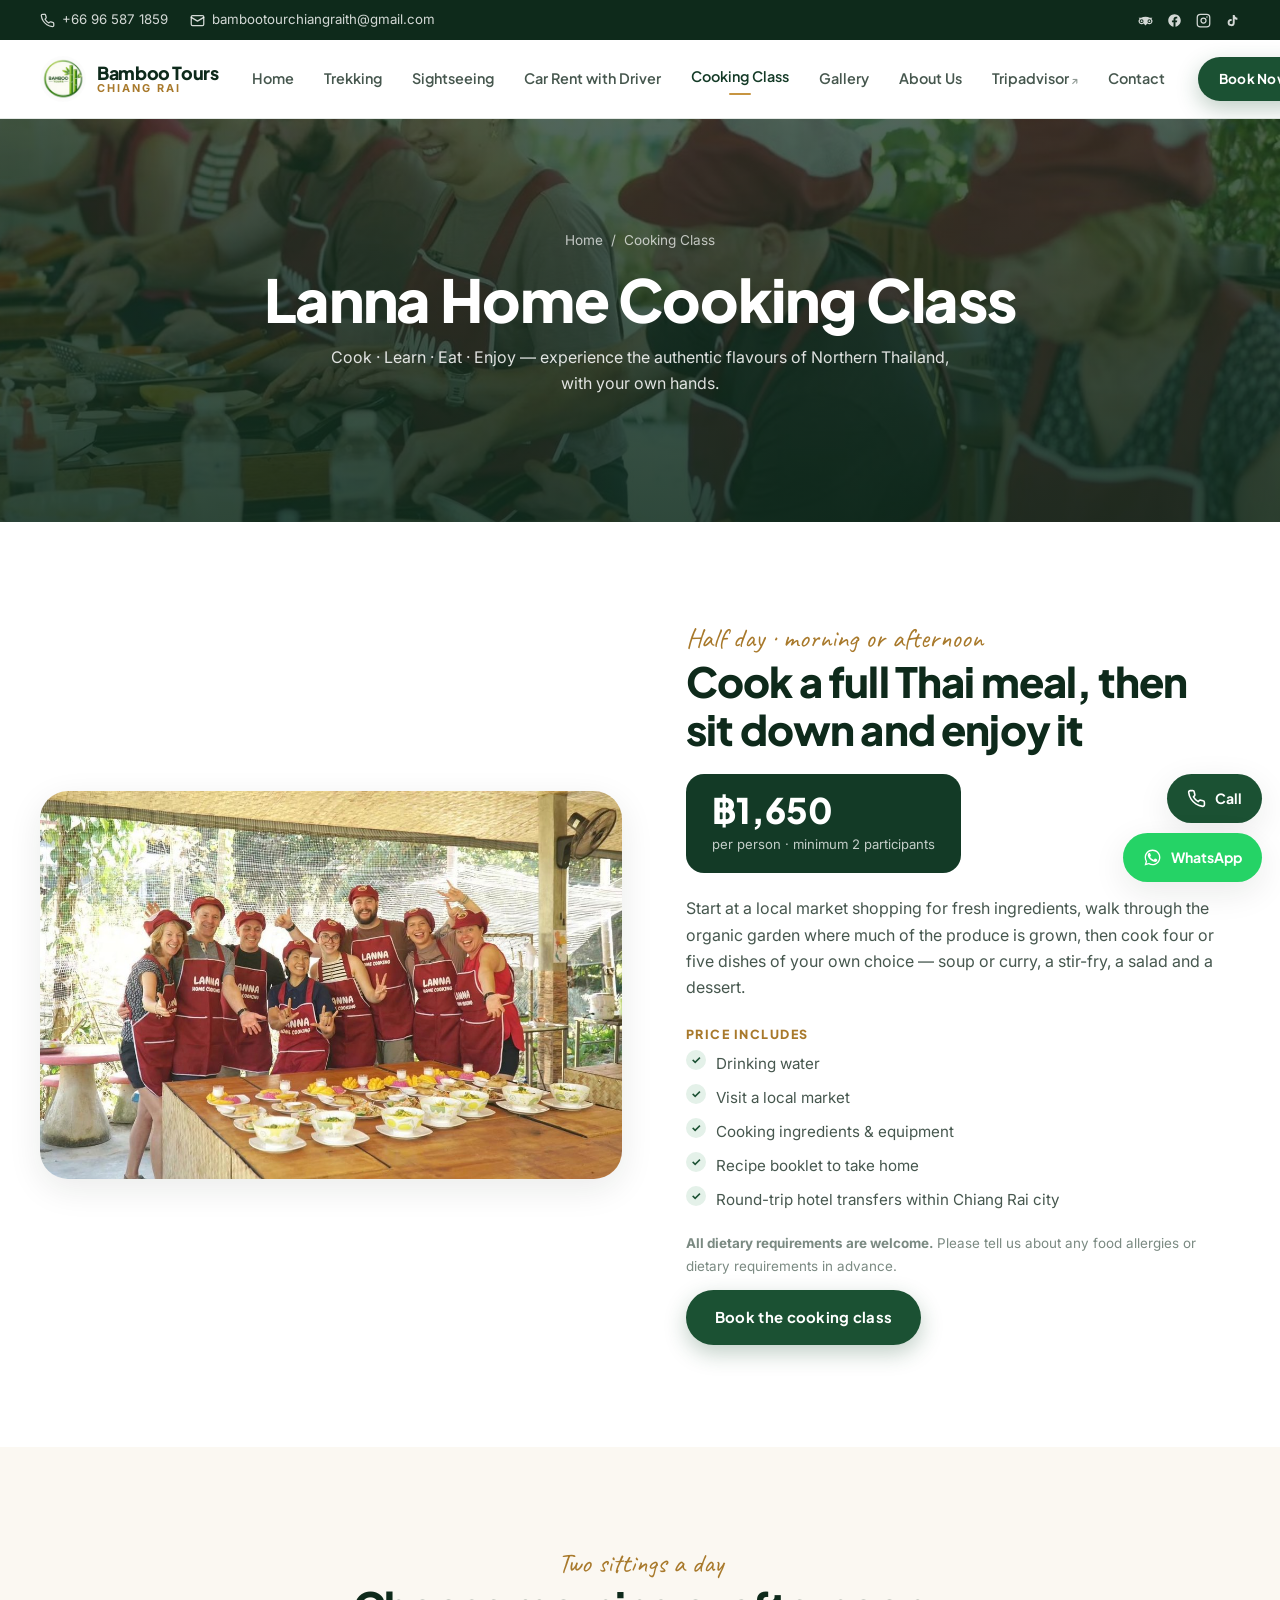
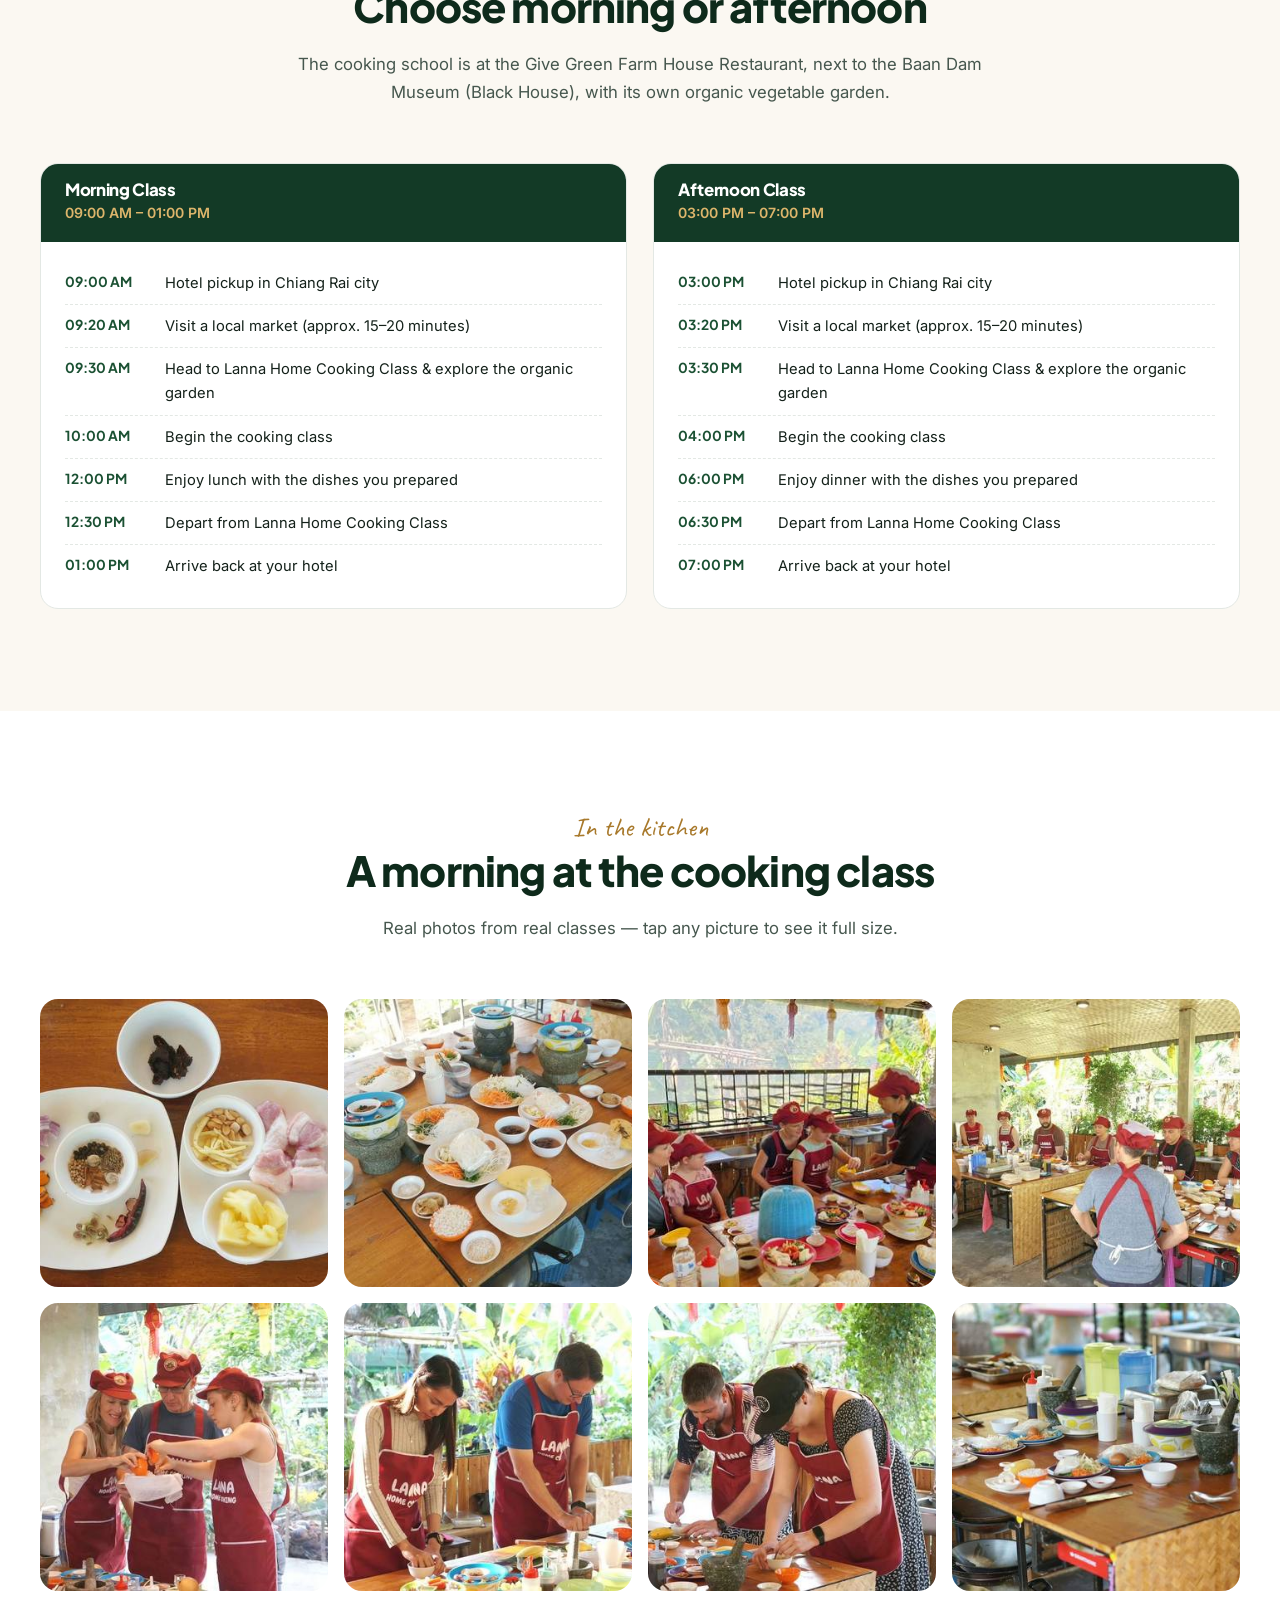
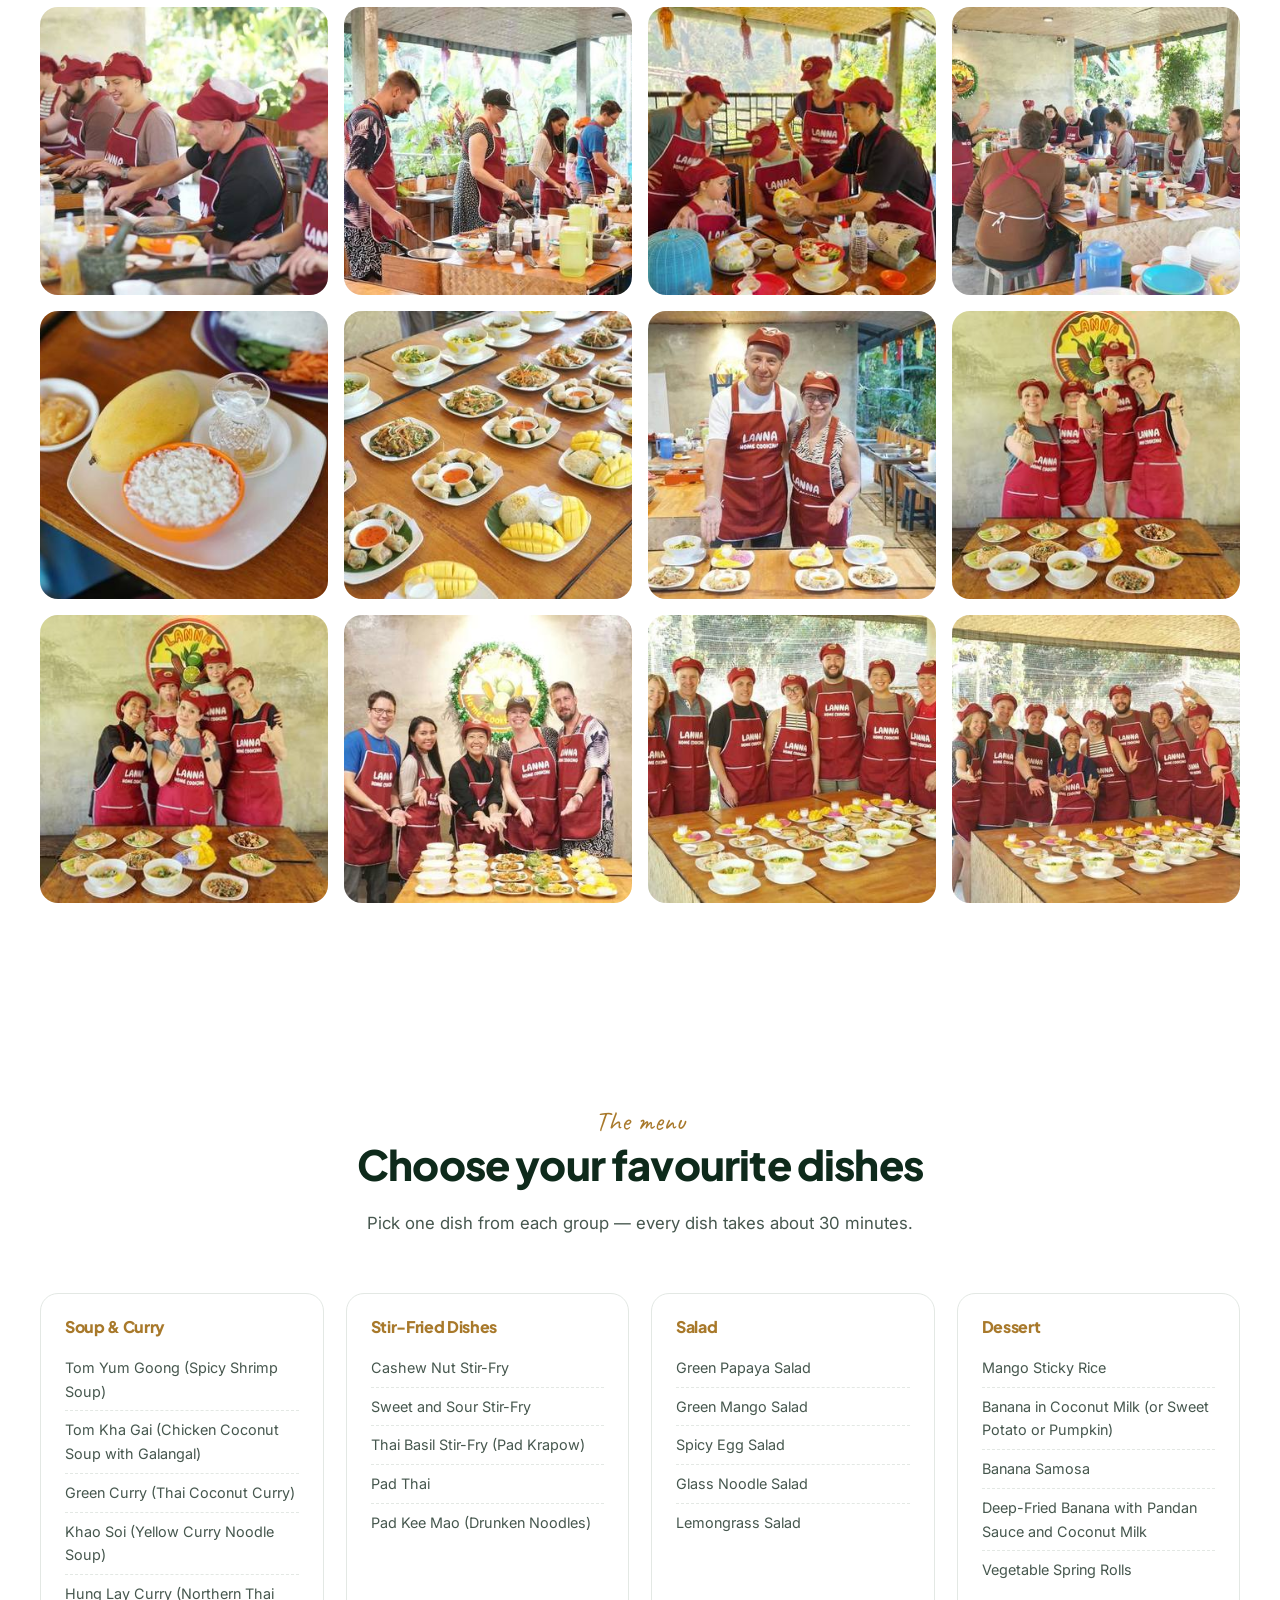
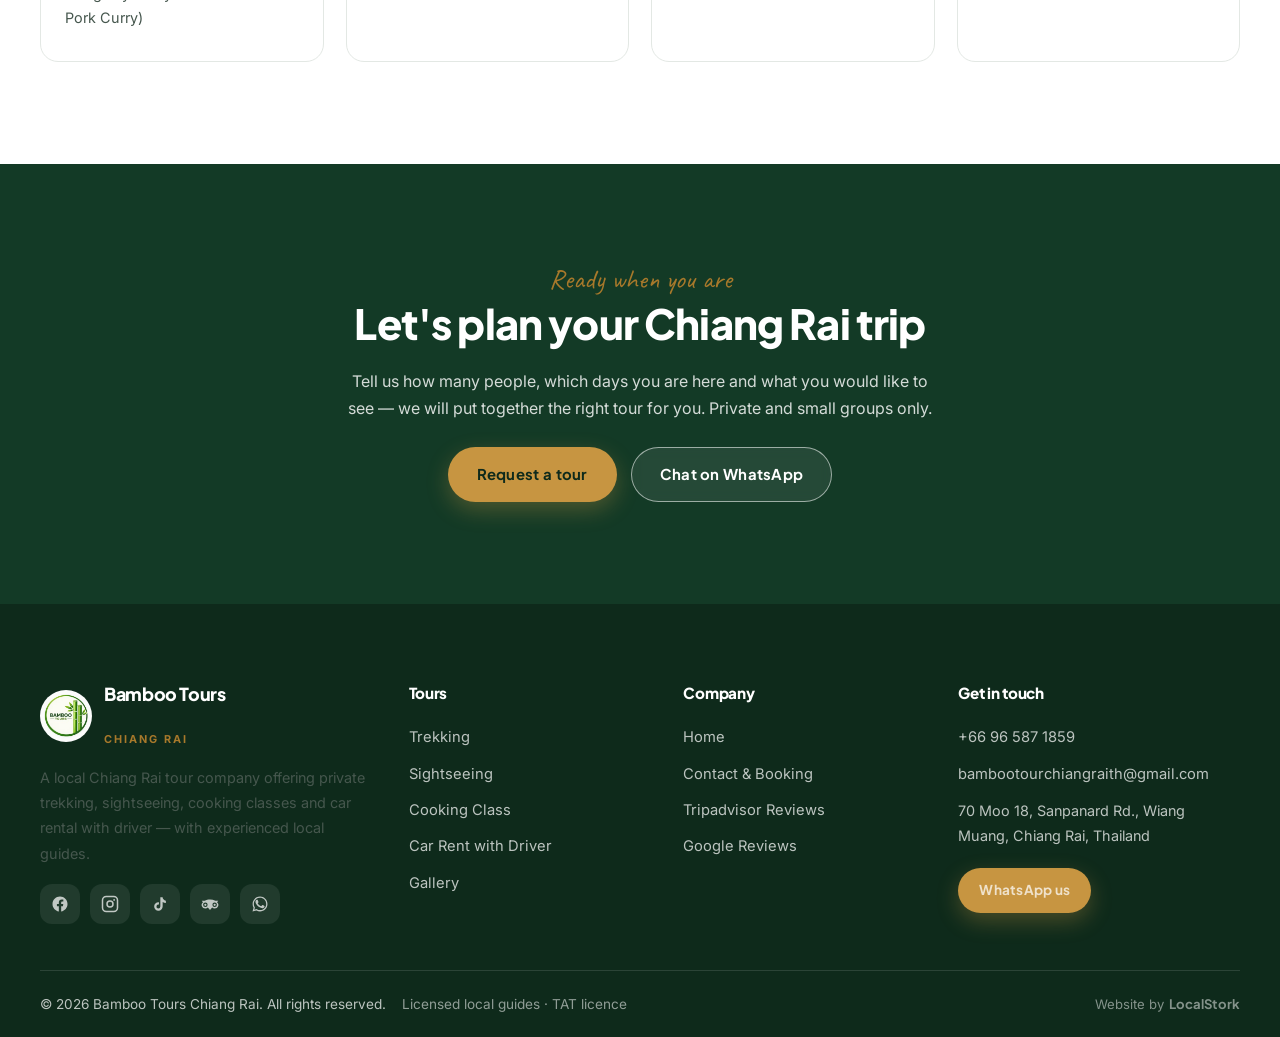
<file: cooking-class.html>
<!DOCTYPE html>
<html lang="en">
<head>
<meta charset="utf-8">
<meta name="viewport" content="width=device-width, initial-scale=1">
<!-- keep the site in its own light colours: stops Chrome/Brave on Android
     from auto-inverting the page into dark mode -->
<meta name="color-scheme" content="only light">
<meta name="supported-color-schemes" content="light">
<meta name="theme-color" content="#0e2a1b">
<meta name="robots" content="noindex, nofollow">
<title>Lanna Home Cooking Class in Chiang Rai — Bamboo Tours</title>
<meta name="description" content="Hands-on Northern Thai cooking class in Chiang Rai. Local market visit, organic garden, five courses you choose yourself. 1,650 THB per person including hotel transfers.">
<meta property="og:title" content="Lanna Home Cooking Class in Chiang Rai — Bamboo Tours">
<meta property="og:description" content="Hands-on Northern Thai cooking class in Chiang Rai. Local market visit, organic garden, five courses you choose yourself. 1,650 THB per person including hotel transfers.">
<meta property="og:type" content="website">
<meta property="og:image" content="assets/images/rice-terrace-group.jpg">
<meta property="og:locale" content="en_US">
<link rel="icon" href="assets/images/logo-bamboo-tours.png">
<link rel="preconnect" href="https://fonts.googleapis.com">
<link rel="preconnect" href="https://fonts.gstatic.com" crossorigin>
<link href="https://fonts.googleapis.com/css2?family=Plus+Jakarta+Sans:wght@600;700;800&family=Inter:wght@400;500;600&family=Caveat:wght@600&display=swap" rel="stylesheet">
<link rel="stylesheet" href="assets/css/style.css">
</head>
<body data-base="">
<!-- ============ TOP BAR ============ -->
<div class="topbar">
  <div class="wrap">
    <div class="topbar-left">
      <a class="topbar-item" href="tel:+66965871859"><svg viewBox="0 0 24 24" fill="none" stroke="currentColor" stroke-width="2" stroke-linecap="round" stroke-linejoin="round"><path d="M22 16.92v3a2 2 0 0 1-2.18 2 19.79 19.79 0 0 1-8.63-3.07 19.5 19.5 0 0 1-6-6 19.79 19.79 0 0 1-3.07-8.67A2 2 0 0 1 4.11 2h3a2 2 0 0 1 2 1.72c.13.96.36 1.9.7 2.81a2 2 0 0 1-.45 2.11L8.09 9.91a16 16 0 0 0 6 6l1.27-1.27a2 2 0 0 1 2.11-.45c.9.34 1.85.57 2.81.7A2 2 0 0 1 22 16.92z"/></svg><span>+66 96 587 1859</span></a>
      <a class="topbar-item hide-sm" href="mailto:bambootourchiangraith@gmail.com"><svg viewBox="0 0 24 24" fill="none" stroke="currentColor" stroke-width="2" stroke-linecap="round" stroke-linejoin="round"><rect x="2" y="4" width="20" height="16" rx="2"/><path d="m22 7-10 6L2 7"/></svg><span>bambootourchiangraith@gmail.com</span></a>
    </div>
    <div class="topbar-right">
      
      <a class="topbar-item" href="https://www.tripadvisor.com/Attraction_Review-g297920-d13090022-Reviews-Bamboo_Tours-Chiang_Rai_Chiang_Rai_Province.html" target="_blank" rel="noopener" aria-label="Tripadvisor"><svg viewBox="0 0 24 24" fill="currentColor"><path d="M12 6c-2.6 0-5 .6-7 1.7H1l1.6 1.8A4.8 4.8 0 0 0 5.8 18a4.7 4.7 0 0 0 3.3-1.3L12 20l2.9-3.3a4.7 4.7 0 0 0 3.3 1.3 4.8 4.8 0 0 0 3.2-8.5L23 7.7h-4A14.6 14.6 0 0 0 12 6zm-6.2 10a3 3 0 1 1 0-6 3 3 0 0 1 0 6zm12.4 0a3 3 0 1 1 0-6 3 3 0 0 1 0 6zM5.8 11.5a1.5 1.5 0 1 0 0 3 1.5 1.5 0 0 0 0-3zm12.4 0a1.5 1.5 0 1 0 0 3 1.5 1.5 0 0 0 0-3z"/></svg></a>
      <a class="topbar-item" href="https://www.facebook.com/bambootrekkingtour" target="_blank" rel="noopener" aria-label="Facebook"><svg viewBox="0 0 24 24" fill="currentColor"><path d="M22 12.06C22 6.5 17.52 2 12 2S2 6.5 2 12.06c0 5.02 3.66 9.18 8.44 9.94v-7.03H7.9v-2.91h2.54V9.85c0-2.52 1.49-3.91 3.77-3.91 1.09 0 2.24.2 2.24.2v2.46h-1.26c-1.24 0-1.63.78-1.63 1.57v1.89h2.78l-.45 2.91h-2.33V22c4.78-.76 8.44-4.92 8.44-9.94z"/></svg></a>
      <a class="topbar-item soc-extra" href="https://www.instagram.com/bambootourschiangrai" target="_blank" rel="noopener" aria-label="Instagram"><svg viewBox="0 0 24 24" fill="none" stroke="currentColor" stroke-width="2"><rect x="2" y="2" width="20" height="20" rx="5"/><circle cx="12" cy="12" r="4"/><circle cx="17.5" cy="6.5" r="1.2" fill="currentColor" stroke="none"/></svg></a>
      <a class="topbar-item soc-extra" href="https://www.tiktok.com/@bambootours_chiangrai" target="_blank" rel="noopener" aria-label="TikTok"><svg viewBox="0 0 24 24" fill="currentColor"><path d="M16.6 5.82A4.28 4.28 0 0 1 15.54 3h-3.09v12.4a2.59 2.59 0 0 1-2.59 2.5 2.59 2.59 0 1 1 .74-5.07v-3.1a5.66 5.66 0 0 0-.74-.05A5.66 5.66 0 1 0 15.54 15.4V9.42a7.34 7.34 0 0 0 4.3 1.38V7.7a4.29 4.29 0 0 1-3.24-1.88z"/></svg></a>
    </div>
  </div>
</div>

<!-- ============ HEADER ============ -->
<header class="site-header">
  <div class="wrap">
    <a class="brand" href="index.html">
      <img src="assets/images/logo-bamboo-tours.png" alt="Bamboo Tours Chiang Rai logo">
      <span>
        <span class="brand-name">Bamboo Tours</span>
        <span class="brand-sub">Chiang Rai</span>
      </span>
    </a>

    <nav class="nav" id="nav">
        <a href="index.html">Home</a>
        <a href="trekking.html">Trekking</a>
        <a href="sightseeing.html">Sightseeing</a>
        <a href="car-rental.html">Car Rent with Driver</a>
        <a class="active" href="cooking-class.html">Cooking Class</a>
        <a href="gallery.html">Gallery</a>
        <a href="about.html">About Us</a>
        <a class="ext" href="https://www.tripadvisor.com/Attraction_Review-g297920-d13090022-Reviews-Bamboo_Tours-Chiang_Rai_Chiang_Rai_Province.html" target="_blank" rel="noopener">Tripadvisor</a>
        <a href="contact.html">Contact</a>
      <a class="btn btn-primary btn-sm nav-cta" href="contact.html">Book Now</a>
    </nav>

    <div class="header-cta">
      <a class="btn btn-primary btn-sm" href="contact.html">Book Now</a>
      <button class="burger" id="burger" aria-label="Menu"><span></span></button>
    </div>
  </div>
</header>

<section class="page-banner">
  <img class="bg-img" src="assets/images/cook-banner.jpg" alt="" aria-hidden="true" fetchpriority="high" decoding="async">
  <div class="wrap">
    <div class="crumbs"><a href="index.html">Home</a> &nbsp;/&nbsp; Cooking Class</div>
    <h1>Lanna Home Cooking Class</h1>
    <p>Cook · Learn · Eat · Enjoy — experience the authentic flavours of Northern Thailand, with your own hands.</p>
  </div>
</section>

<section>
  <div class="wrap">
    <div class="split">
      <img src="assets/images/cook-split.jpg" alt="Cook a full Thai meal, then sit down and enjoy it">
      <div>
        <span class="eyebrow">Half day · morning or afternoon</span>
        <h2>Cook a full Thai meal, then sit down and enjoy it</h2>
        <div class="price-tag">
          <span class="n">฿1,650</span>
          <span class="u">per person · minimum 2 participants</span>
        </div>
        <p>Start at a local market shopping for fresh ingredients, walk through the organic garden where much of the produce is grown, then cook four or five dishes of your own choice — soup or curry, a stir-fry, a salad and a dessert.</p>
        <h4 style="font-size:.78rem;letter-spacing:.12em;text-transform:uppercase;color:var(--gold-600);margin:26px 0 10px">Price includes</h4>
        <ul class="tick">
          <li>Drinking water</li>
          <li>Visit a local market</li>
          <li>Cooking ingredients &amp; equipment</li>
          <li>Recipe booklet to take home</li>
          <li>Round-trip hotel transfers within Chiang Rai city</li>
        </ul>
        <p class="form-note"><b>All dietary requirements are welcome.</b> Please tell us about any food allergies or dietary requirements in advance.</p>
        <a class="btn btn-primary" href="contact.html?tour=COOK">Book the cooking class</a>
      </div>
    </div>
  </div>
</section>

<section class="bg-cream">
  <div class="wrap">
    <div class="section-head">
      <span class="eyebrow">Two sittings a day</span>
      <h2>Choose morning or afternoon</h2>
      <p>The cooking school is at the Give Green Farm House Restaurant, next to the Baan Dam Museum (Black House), with its own organic vegetable garden.</p>
    </div>
    <div class="sched-grid" id="sched-grid"></div>
  </div>
</section>

<section>
  <div class="wrap">
    <div class="section-head">
      <span class="eyebrow">In the kitchen</span>
      <h2>A morning at the cooking class</h2>
      <p>Real photos from real classes — tap any picture to see it full size.</p>
    </div>
    <div class="gal-grid" id="cooking-gallery"></div>
  </div>
</section>

<section>
  <div class="wrap">
    <div class="section-head">
      <span class="eyebrow">The menu</span>
      <h2>Choose your favourite dishes</h2>
      <p>Pick one dish from each group — every dish takes about 30 minutes.</p>
    </div>
    <div class="menu-grid" id="menu-grid"></div>
  </div>
</section>

<!-- ============ CTA BAND ============ -->
<section class="cta-band">
  <div class="wrap">
    <span class="eyebrow">Ready when you are</span>
    <h2>Let's plan your Chiang Rai trip</h2>
    <p>Tell us how many people, which days you are here and what you would like to see — we will put together the right tour for you. Private and small groups only.</p>
    <div class="cta-actions">
      <a class="btn btn-gold" href="contact.html">Request a tour</a>
      <a class="btn btn-ghost" data-wa="Hello Bamboo Tours! I would like to plan a trip in Chiang Rai." href="https://wa.me/66965871859" target="_blank" rel="noopener">Chat on WhatsApp</a>
    </div>
  </div>
</section>

<!-- ============ FOOTER ============ -->
<footer class="site-footer">
  <div class="wrap">
    <div class="foot-grid">
      <div>
        <div class="foot-brand">
          <img src="assets/images/logo-bamboo-tours.png" alt="">
          <span>
            <span class="brand-name">Bamboo Tours</span><br>
            <span class="brand-sub">Chiang Rai</span>
          </span>
        </div>
        <p class="small">A local Chiang Rai tour company offering private trekking, sightseeing, cooking classes and car rental with driver — with experienced local guides.</p>
        <div class="socials">
          <a href="https://www.facebook.com/bambootrekkingtour" target="_blank" rel="noopener" aria-label="Facebook"><svg viewBox="0 0 24 24" fill="currentColor"><path d="M22 12.06C22 6.5 17.52 2 12 2S2 6.5 2 12.06c0 5.02 3.66 9.18 8.44 9.94v-7.03H7.9v-2.91h2.54V9.85c0-2.52 1.49-3.91 3.77-3.91 1.09 0 2.24.2 2.24.2v2.46h-1.26c-1.24 0-1.63.78-1.63 1.57v1.89h2.78l-.45 2.91h-2.33V22c4.78-.76 8.44-4.92 8.44-9.94z"/></svg></a>
          <a href="https://www.instagram.com/bambootourschiangrai" target="_blank" rel="noopener" aria-label="Instagram"><svg viewBox="0 0 24 24" fill="none" stroke="currentColor" stroke-width="2"><rect x="2" y="2" width="20" height="20" rx="5"/><circle cx="12" cy="12" r="4"/><circle cx="17.5" cy="6.5" r="1.2" fill="currentColor" stroke="none"/></svg></a>
          <a href="https://www.tiktok.com/@bambootours_chiangrai" target="_blank" rel="noopener" aria-label="TikTok"><svg viewBox="0 0 24 24" fill="currentColor"><path d="M16.6 5.82A4.28 4.28 0 0 1 15.54 3h-3.09v12.4a2.59 2.59 0 0 1-2.59 2.5 2.59 2.59 0 1 1 .74-5.07v-3.1a5.66 5.66 0 0 0-.74-.05A5.66 5.66 0 1 0 15.54 15.4V9.42a7.34 7.34 0 0 0 4.3 1.38V7.7a4.29 4.29 0 0 1-3.24-1.88z"/></svg></a>
          <a href="https://www.tripadvisor.com/Attraction_Review-g297920-d13090022-Reviews-Bamboo_Tours-Chiang_Rai_Chiang_Rai_Province.html" target="_blank" rel="noopener" aria-label="Tripadvisor"><svg viewBox="0 0 24 24" fill="currentColor"><path d="M12 6c-2.6 0-5 .6-7 1.7H1l1.6 1.8A4.8 4.8 0 0 0 5.8 18a4.7 4.7 0 0 0 3.3-1.3L12 20l2.9-3.3a4.7 4.7 0 0 0 3.3 1.3 4.8 4.8 0 0 0 3.2-8.5L23 7.7h-4A14.6 14.6 0 0 0 12 6zm-6.2 10a3 3 0 1 1 0-6 3 3 0 0 1 0 6zm12.4 0a3 3 0 1 1 0-6 3 3 0 0 1 0 6zM5.8 11.5a1.5 1.5 0 1 0 0 3 1.5 1.5 0 0 0 0-3zm12.4 0a1.5 1.5 0 1 0 0 3 1.5 1.5 0 0 0 0-3z"/></svg></a>
          <a href="https://wa.me/66965871859" target="_blank" rel="noopener" aria-label="WhatsApp"><svg viewBox="0 0 24 24" fill="currentColor"><path d="M17.47 14.38c-.3-.15-1.76-.87-2.03-.97-.27-.1-.47-.15-.67.15-.2.3-.77.96-.94 1.16-.17.2-.35.22-.65.07-.3-.15-1.26-.46-2.4-1.48-.89-.79-1.49-1.76-1.66-2.06-.17-.3-.02-.46.13-.61.14-.14.3-.35.45-.53.15-.18.2-.3.3-.5.1-.2.05-.38-.02-.53-.08-.15-.67-1.61-.92-2.21-.24-.58-.49-.5-.67-.51h-.57c-.2 0-.52.07-.8.38-.27.3-1.04 1.02-1.04 2.48s1.07 2.88 1.22 3.08c.15.2 2.1 3.2 5.08 4.49.71.3 1.26.49 1.7.63.71.23 1.36.2 1.87.12.57-.08 1.76-.72 2.01-1.41.25-.7.25-1.29.17-1.41-.07-.13-.27-.2-.57-.35zM12.04 2C6.58 2 2.13 6.45 2.13 11.91c0 1.75.46 3.45 1.32 4.95L2 22l5.25-1.38a9.87 9.87 0 0 0 4.79 1.22h.01c5.46 0 9.91-4.45 9.91-9.91C21.96 6.45 17.5 2 12.04 2zm0 18.15h-.01a8.2 8.2 0 0 1-4.19-1.15l-.3-.18-3.12.82.83-3.04-.2-.31a8.19 8.19 0 0 1-1.26-4.38c0-4.54 3.7-8.23 8.25-8.23 2.2 0 4.27.86 5.83 2.42a8.19 8.19 0 0 1 2.41 5.82c0 4.54-3.7 8.23-8.24 8.23z"/></svg></a>
        </div>
      </div>
      <div>
        <h4>Tours</h4>
        <ul class="foot-links">
          <li><a href="trekking.html">Trekking</a></li>
          <li><a href="sightseeing.html">Sightseeing</a></li>
          <li><a href="cooking-class.html">Cooking Class</a></li>
          <li><a href="car-rental.html">Car Rent with Driver</a></li>
          <li><a href="gallery.html">Gallery</a></li>
        </ul>
      </div>
      <div>
        <h4>Company</h4>
        <ul class="foot-links">
          <li><a href="index.html">Home</a></li>
          <li><a href="contact.html">Contact &amp; Booking</a></li>
          <li><a href="https://www.tripadvisor.com/Attraction_Review-g297920-d13090022-Reviews-Bamboo_Tours-Chiang_Rai_Chiang_Rai_Province.html" target="_blank" rel="noopener">Tripadvisor Reviews</a></li>
          <li><a href="https://www.google.com/search?q=bamboo+tours+chiang+rai" target="_blank" rel="noopener">Google Reviews</a></li>
        </ul>
      </div>
      <div>
        <h4>Get in touch</h4>
        <ul class="foot-links">
          <li><a href="tel:+66965871859">+66 96 587 1859</a></li>
          <li><a href="mailto:bambootourchiangraith@gmail.com">bambootourchiangraith@gmail.com</a></li>
          <li class="small">70 Moo 18, Sanpanard Rd., Wiang Muang, Chiang Rai, Thailand</li>
        </ul>
        <a class="btn btn-gold btn-sm" style="margin-top:14px" data-wa="Hello Bamboo Tours! I have a question about your tours." href="https://wa.me/66965871859" target="_blank" rel="noopener">WhatsApp us</a>
      </div>
    </div>
    <div class="foot-bottom">
      <span>&copy; <span data-year></span> Bamboo Tours Chiang Rai. All rights reserved.</span>
      <span class="foot-lic">Licensed local guides · TAT licence</span>
      <span class="built-by">
        <span>Website by</span> <b>LocalStork</b>
      </span>
    </div>
  </div>
</footer>

<!-- Floating chat buttons -->
<div class="float-chat">
  <a href="tel:+66965871859" class="call" aria-label="Call"><svg viewBox="0 0 24 24" fill="none" stroke="currentColor" stroke-width="2" stroke-linecap="round" stroke-linejoin="round"><path d="M22 16.92v3a2 2 0 0 1-2.18 2 19.79 19.79 0 0 1-8.63-3.07 19.5 19.5 0 0 1-6-6 19.79 19.79 0 0 1-3.07-8.67A2 2 0 0 1 4.11 2h3a2 2 0 0 1 2 1.72c.13.96.36 1.9.7 2.81a2 2 0 0 1-.45 2.11L8.09 9.91a16 16 0 0 0 6 6l1.27-1.27a2 2 0 0 1 2.11-.45c.9.34 1.85.57 2.81.7A2 2 0 0 1 22 16.92z"/></svg><span>Call</span></a>
  <a data-wa="Hello Bamboo Tours! I have a question about your tours." href="https://wa.me/66965871859" target="_blank" rel="noopener" aria-label="WhatsApp"><svg viewBox="0 0 24 24" fill="currentColor"><path d="M17.47 14.38c-.3-.15-1.76-.87-2.03-.97-.27-.1-.47-.15-.67.15-.2.3-.77.96-.94 1.16-.17.2-.35.22-.65.07-.3-.15-1.26-.46-2.4-1.48-.89-.79-1.49-1.76-1.66-2.06-.17-.3-.02-.46.13-.61.14-.14.3-.35.45-.53.15-.18.2-.3.3-.5.1-.2.05-.38-.02-.53-.08-.15-.67-1.61-.92-2.21-.24-.58-.49-.5-.67-.51h-.57c-.2 0-.52.07-.8.38-.27.3-1.04 1.02-1.04 2.48s1.07 2.88 1.22 3.08c.15.2 2.1 3.2 5.08 4.49.71.3 1.26.49 1.7.63.71.23 1.36.2 1.87.12.57-.08 1.76-.72 2.01-1.41.25-.7.25-1.29.17-1.41-.07-.13-.27-.2-.57-.35zM12.04 2C6.58 2 2.13 6.45 2.13 11.91c0 1.75.46 3.45 1.32 4.95L2 22l5.25-1.38a9.87 9.87 0 0 0 4.79 1.22h.01c5.46 0 9.91-4.45 9.91-9.91C21.96 6.45 17.5 2 12.04 2zm0 18.15h-.01a8.2 8.2 0 0 1-4.19-1.15l-.3-.18-3.12.82.83-3.04-.2-.31a8.19 8.19 0 0 1-1.26-4.38c0-4.54 3.7-8.23 8.25-8.23 2.2 0 4.27.86 5.83 2.42a8.19 8.19 0 0 1 2.41 5.82c0 4.54-3.7 8.23-8.24 8.23z"/></svg><span>WhatsApp</span></a>
</div>

<div class="modal-back" id="modal-back"></div>
<div class="lightbox" id="lightbox"><button class="modal-x" aria-label="Close">&times;</button><img id="lightbox-img" alt=""></div>

<script src="assets/js/data.js"></script>

<script src="assets/js/main.js"></script>
</body>
</html>
</file>
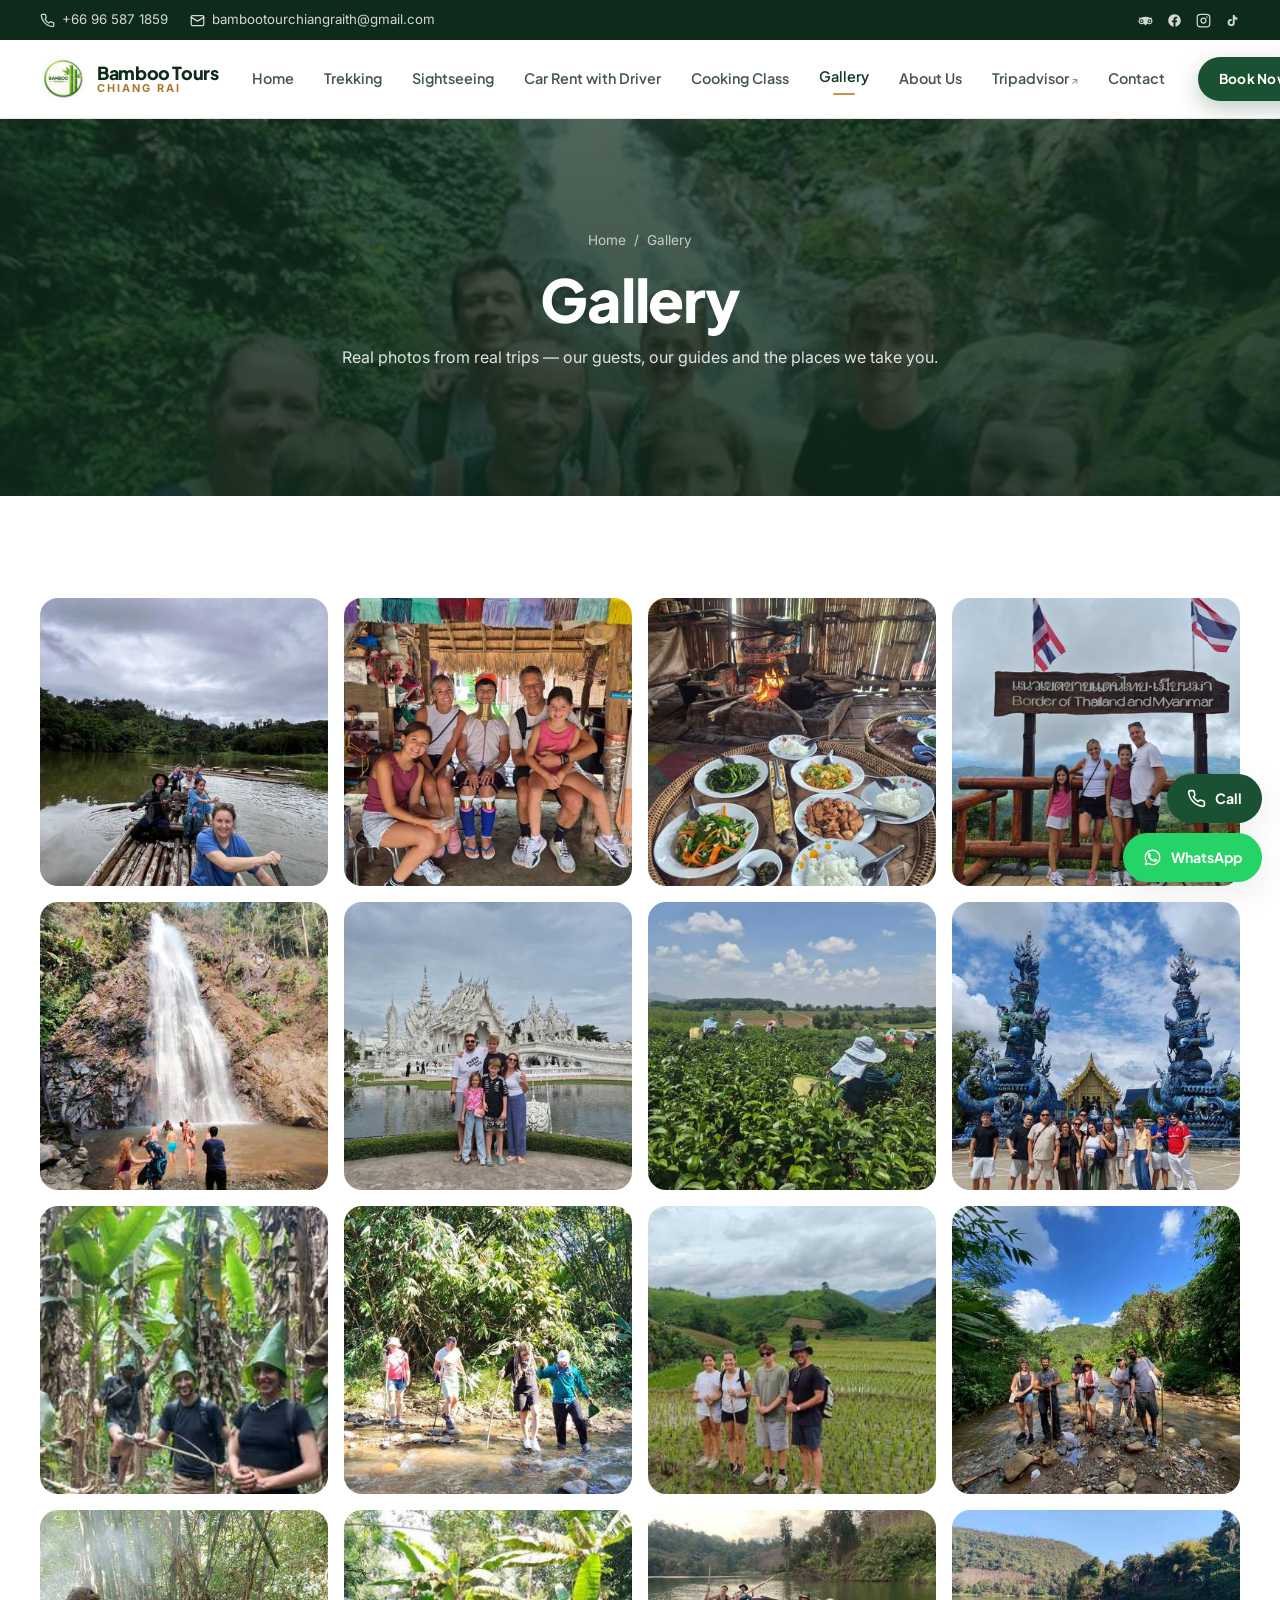
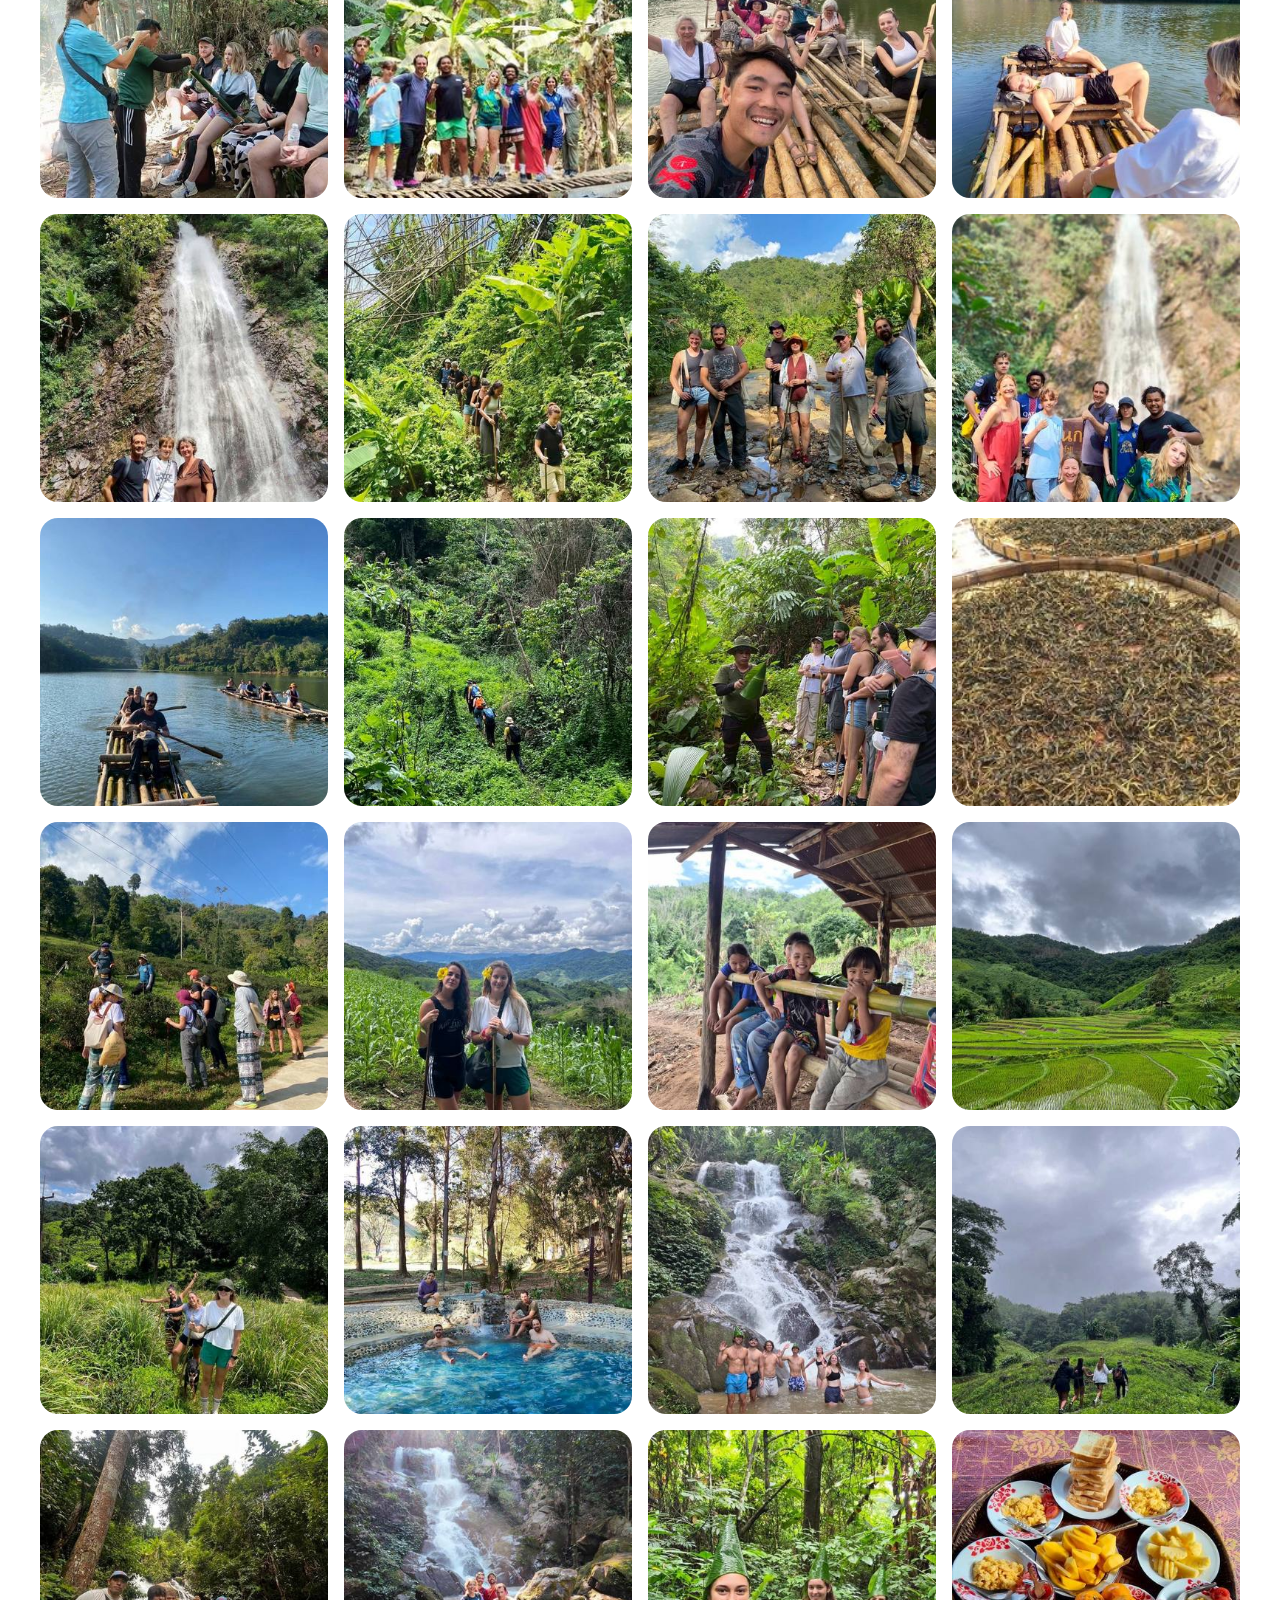
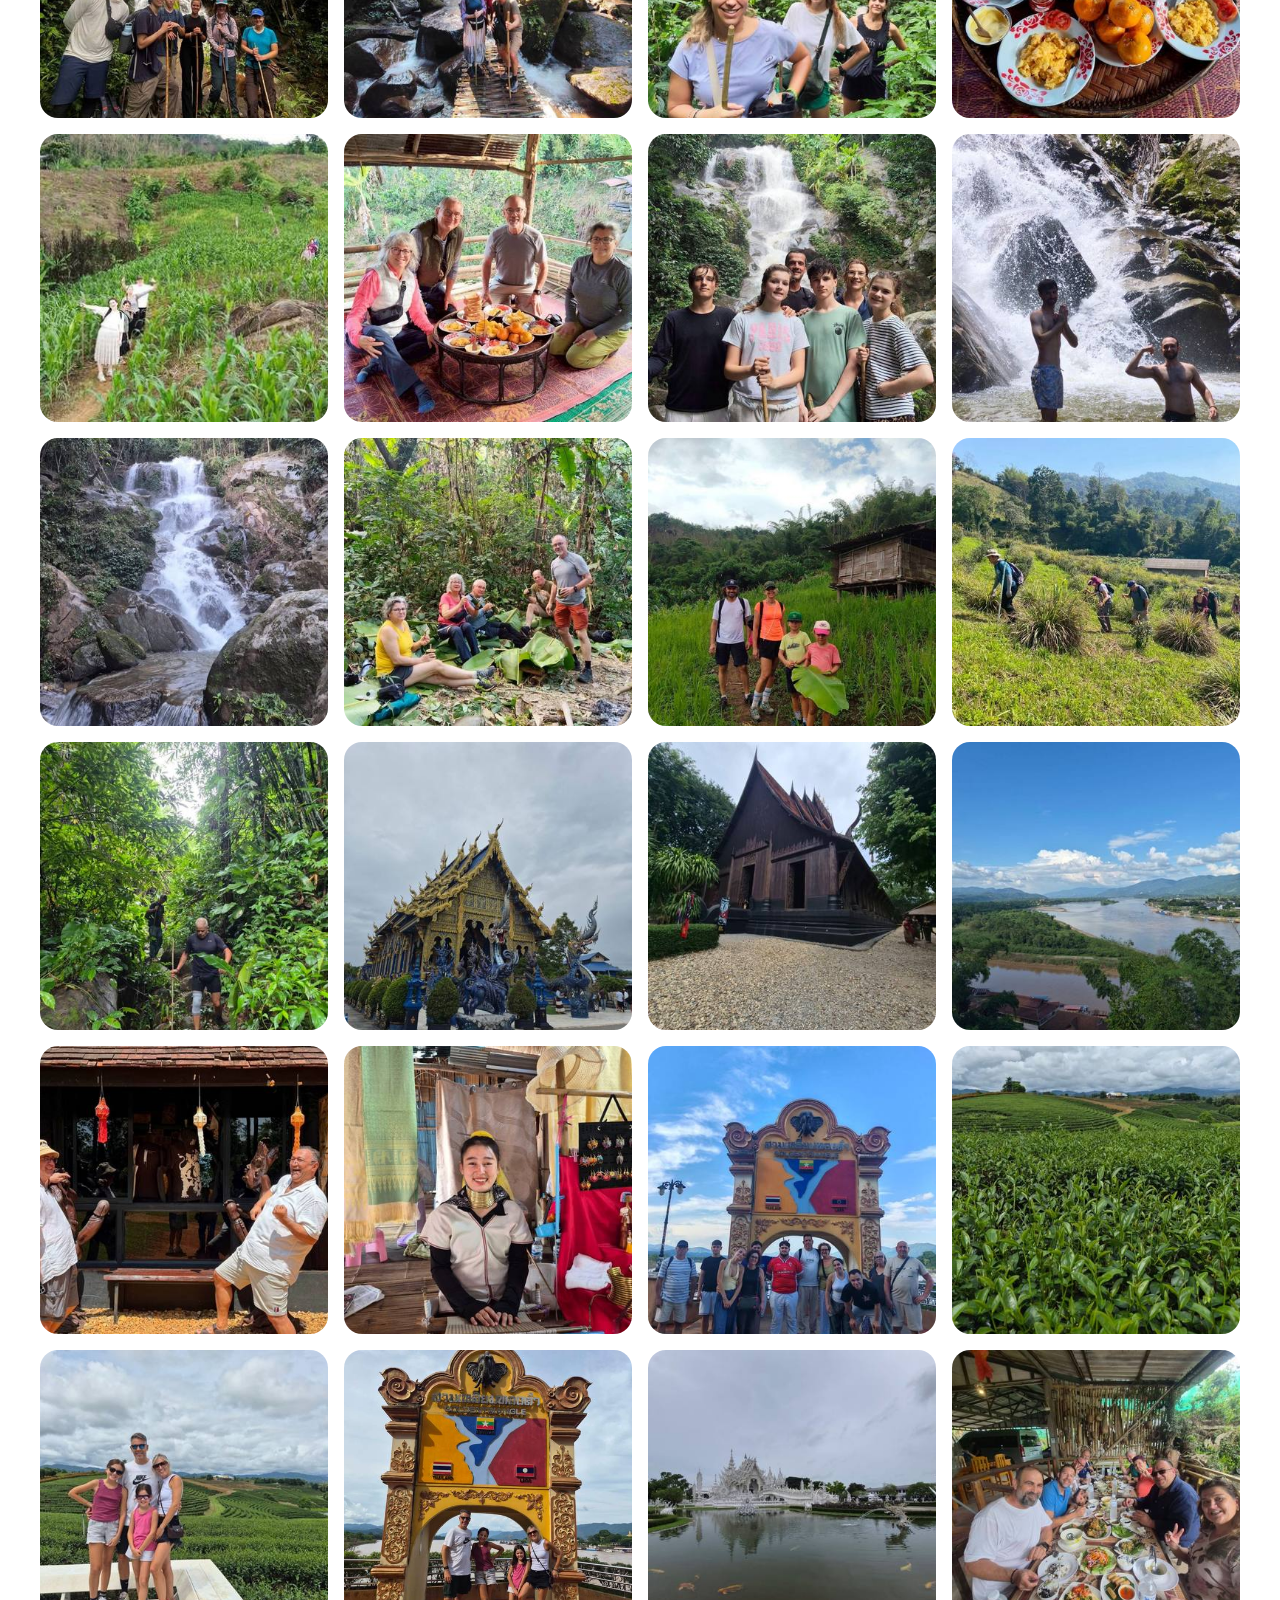
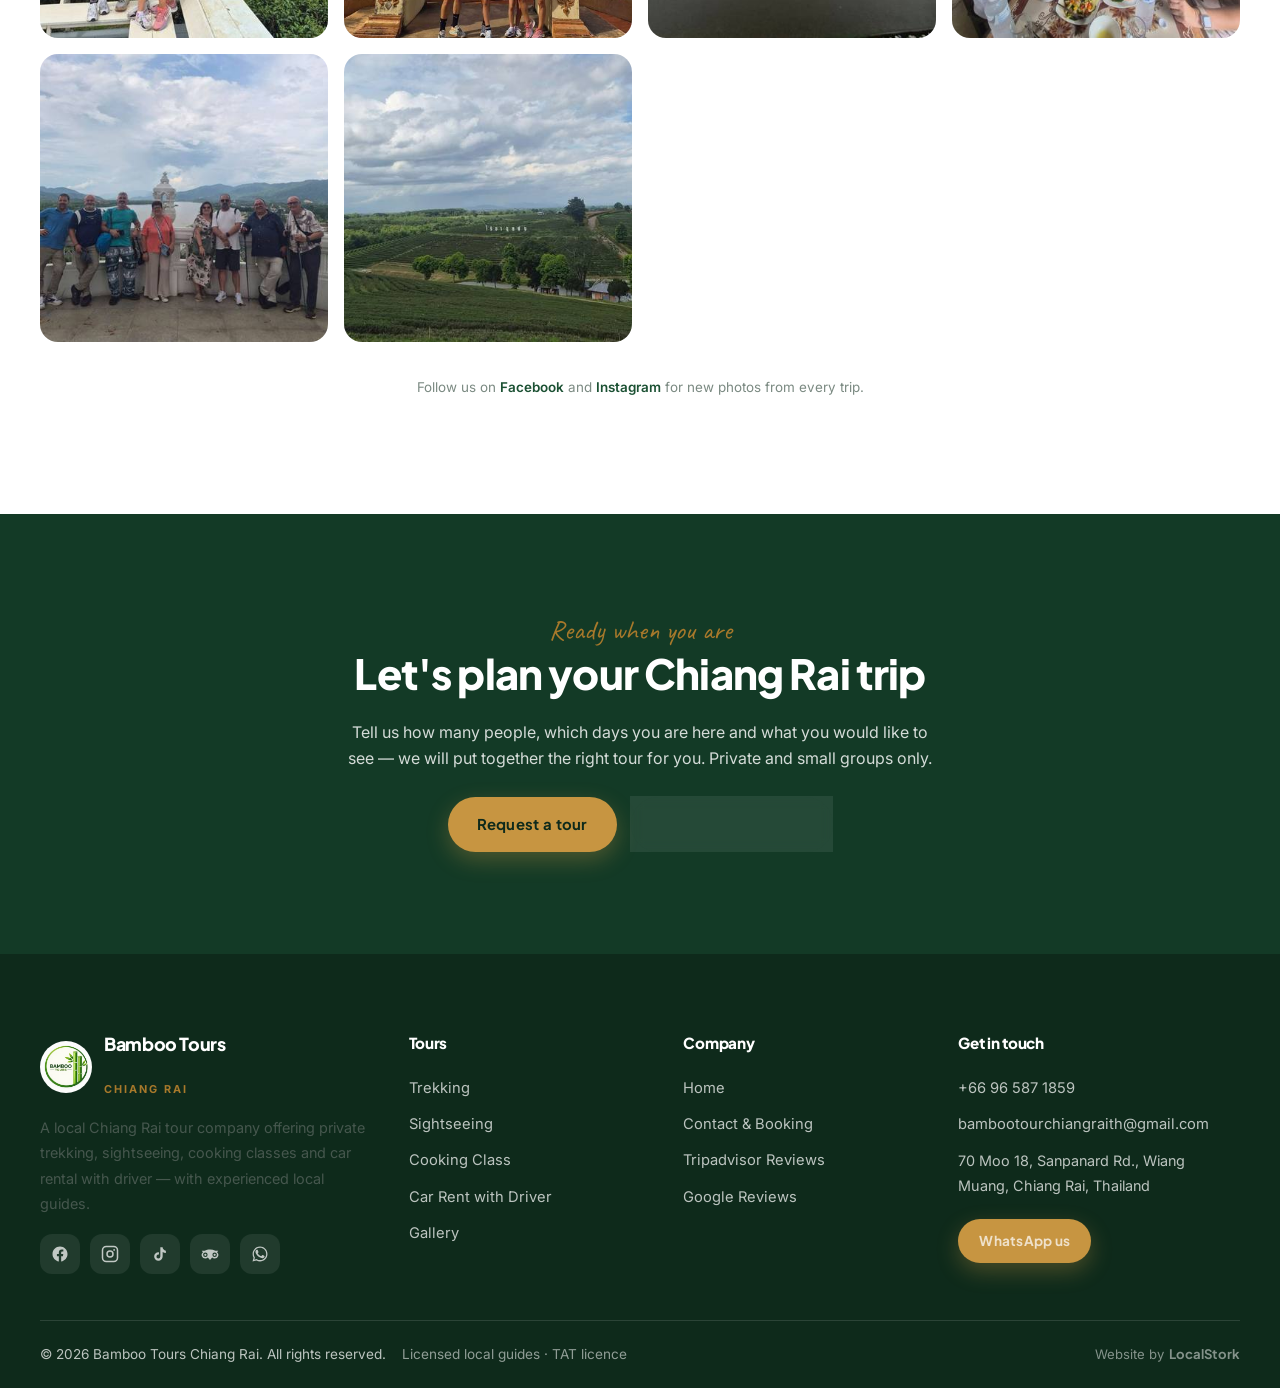
<file: gallery.html>
<!DOCTYPE html>
<html lang="en">
<head>
<meta charset="utf-8">
<meta name="viewport" content="width=device-width, initial-scale=1">
<!-- keep the site in its own light colours: stops Chrome/Brave on Android
     from auto-inverting the page into dark mode -->
<meta name="color-scheme" content="only light">
<meta name="supported-color-schemes" content="light">
<meta name="theme-color" content="#0e2a1b">
<meta name="robots" content="noindex, nofollow">
<title>Gallery — Bamboo Tours Chiang Rai</title>
<meta name="description" content="Photos from our trekking, sightseeing and cooking tours around Chiang Rai — waterfalls, rice terraces, hill tribe villages and bamboo cooking.">
<meta property="og:title" content="Gallery — Bamboo Tours Chiang Rai">
<meta property="og:description" content="Photos from our trekking, sightseeing and cooking tours around Chiang Rai — waterfalls, rice terraces, hill tribe villages and bamboo cooking.">
<meta property="og:type" content="website">
<meta property="og:image" content="assets/images/rice-terrace-group.jpg">
<meta property="og:locale" content="en_US">
<link rel="icon" href="assets/images/logo-bamboo-tours.png">
<link rel="preconnect" href="https://fonts.googleapis.com">
<link rel="preconnect" href="https://fonts.gstatic.com" crossorigin>
<link href="https://fonts.googleapis.com/css2?family=Plus+Jakarta+Sans:wght@600;700;800&family=Inter:wght@400;500;600&family=Caveat:wght@600&display=swap" rel="stylesheet">
<link rel="stylesheet" href="assets/css/style.css">
</head>
<body data-base="">
<!-- ============ TOP BAR ============ -->
<div class="topbar">
  <div class="wrap">
    <div class="topbar-left">
      <a class="topbar-item" href="tel:+66965871859"><svg viewBox="0 0 24 24" fill="none" stroke="currentColor" stroke-width="2" stroke-linecap="round" stroke-linejoin="round"><path d="M22 16.92v3a2 2 0 0 1-2.18 2 19.79 19.79 0 0 1-8.63-3.07 19.5 19.5 0 0 1-6-6 19.79 19.79 0 0 1-3.07-8.67A2 2 0 0 1 4.11 2h3a2 2 0 0 1 2 1.72c.13.96.36 1.9.7 2.81a2 2 0 0 1-.45 2.11L8.09 9.91a16 16 0 0 0 6 6l1.27-1.27a2 2 0 0 1 2.11-.45c.9.34 1.85.57 2.81.7A2 2 0 0 1 22 16.92z"/></svg><span>+66 96 587 1859</span></a>
      <a class="topbar-item hide-sm" href="mailto:bambootourchiangraith@gmail.com"><svg viewBox="0 0 24 24" fill="none" stroke="currentColor" stroke-width="2" stroke-linecap="round" stroke-linejoin="round"><rect x="2" y="4" width="20" height="16" rx="2"/><path d="m22 7-10 6L2 7"/></svg><span>bambootourchiangraith@gmail.com</span></a>
    </div>
    <div class="topbar-right">
      
      <a class="topbar-item" href="https://www.tripadvisor.com/Attraction_Review-g297920-d13090022-Reviews-Bamboo_Tours-Chiang_Rai_Chiang_Rai_Province.html" target="_blank" rel="noopener" aria-label="Tripadvisor"><svg viewBox="0 0 24 24" fill="currentColor"><path d="M12 6c-2.6 0-5 .6-7 1.7H1l1.6 1.8A4.8 4.8 0 0 0 5.8 18a4.7 4.7 0 0 0 3.3-1.3L12 20l2.9-3.3a4.7 4.7 0 0 0 3.3 1.3 4.8 4.8 0 0 0 3.2-8.5L23 7.7h-4A14.6 14.6 0 0 0 12 6zm-6.2 10a3 3 0 1 1 0-6 3 3 0 0 1 0 6zm12.4 0a3 3 0 1 1 0-6 3 3 0 0 1 0 6zM5.8 11.5a1.5 1.5 0 1 0 0 3 1.5 1.5 0 0 0 0-3zm12.4 0a1.5 1.5 0 1 0 0 3 1.5 1.5 0 0 0 0-3z"/></svg></a>
      <a class="topbar-item" href="https://www.facebook.com/bambootrekkingtour" target="_blank" rel="noopener" aria-label="Facebook"><svg viewBox="0 0 24 24" fill="currentColor"><path d="M22 12.06C22 6.5 17.52 2 12 2S2 6.5 2 12.06c0 5.02 3.66 9.18 8.44 9.94v-7.03H7.9v-2.91h2.54V9.85c0-2.52 1.49-3.91 3.77-3.91 1.09 0 2.24.2 2.24.2v2.46h-1.26c-1.24 0-1.63.78-1.63 1.57v1.89h2.78l-.45 2.91h-2.33V22c4.78-.76 8.44-4.92 8.44-9.94z"/></svg></a>
      <a class="topbar-item soc-extra" href="https://www.instagram.com/bambootourschiangrai" target="_blank" rel="noopener" aria-label="Instagram"><svg viewBox="0 0 24 24" fill="none" stroke="currentColor" stroke-width="2"><rect x="2" y="2" width="20" height="20" rx="5"/><circle cx="12" cy="12" r="4"/><circle cx="17.5" cy="6.5" r="1.2" fill="currentColor" stroke="none"/></svg></a>
      <a class="topbar-item soc-extra" href="https://www.tiktok.com/@bambootours_chiangrai" target="_blank" rel="noopener" aria-label="TikTok"><svg viewBox="0 0 24 24" fill="currentColor"><path d="M16.6 5.82A4.28 4.28 0 0 1 15.54 3h-3.09v12.4a2.59 2.59 0 0 1-2.59 2.5 2.59 2.59 0 1 1 .74-5.07v-3.1a5.66 5.66 0 0 0-.74-.05A5.66 5.66 0 1 0 15.54 15.4V9.42a7.34 7.34 0 0 0 4.3 1.38V7.7a4.29 4.29 0 0 1-3.24-1.88z"/></svg></a>
    </div>
  </div>
</div>

<!-- ============ HEADER ============ -->
<header class="site-header">
  <div class="wrap">
    <a class="brand" href="index.html">
      <img src="assets/images/logo-bamboo-tours.png" alt="Bamboo Tours Chiang Rai logo">
      <span>
        <span class="brand-name">Bamboo Tours</span>
        <span class="brand-sub">Chiang Rai</span>
      </span>
    </a>

    <nav class="nav" id="nav">
        <a href="index.html">Home</a>
        <a href="trekking.html">Trekking</a>
        <a href="sightseeing.html">Sightseeing</a>
        <a href="car-rental.html">Car Rent with Driver</a>
        <a href="cooking-class.html">Cooking Class</a>
        <a class="active" href="gallery.html">Gallery</a>
        <a href="about.html">About Us</a>
        <a class="ext" href="https://www.tripadvisor.com/Attraction_Review-g297920-d13090022-Reviews-Bamboo_Tours-Chiang_Rai_Chiang_Rai_Province.html" target="_blank" rel="noopener">Tripadvisor</a>
        <a href="contact.html">Contact</a>
      <a class="btn btn-primary btn-sm nav-cta" href="contact.html">Book Now</a>
    </nav>

    <div class="header-cta">
      <a class="btn btn-primary btn-sm" href="contact.html">Book Now</a>
      <button class="burger" id="burger" aria-label="Menu"><span></span></button>
    </div>
  </div>
</header>

<section class="page-banner">
  <img class="bg-img" src="assets/images/waterfall-group.jpg" alt="" aria-hidden="true" fetchpriority="high" decoding="async">
  <div class="wrap">
    <div class="crumbs"><a href="index.html">Home</a> &nbsp;/&nbsp; Gallery</div>
    <h1>Gallery</h1>
    <p>Real photos from real trips — our guests, our guides and the places we take you.</p>
  </div>
</section>

<section>
  <div class="wrap">
    <div class="gal-grid" id="gallery-grid"></div>
    <p class="form-note" style="text-align:center;margin-top:34px">Follow us on
      <a href="https://www.facebook.com/bambootrekkingtour" target="_blank" rel="noopener" style="color:var(--green-700);font-weight:600">Facebook</a> and
      <a href="https://www.instagram.com/bambootourschiangrai" target="_blank" rel="noopener" style="color:var(--green-700);font-weight:600">Instagram</a>
      for new photos from every trip.</p>
  </div>
</section>

<!-- ============ CTA BAND ============ -->
<section class="cta-band">
  <div class="wrap">
    <span class="eyebrow">Ready when you are</span>
    <h2>Let's plan your Chiang Rai trip</h2>
    <p>Tell us how many people, which days you are here and what you would like to see — we will put together the right tour for you. Private and small groups only.</p>
    <div class="cta-actions">
      <a class="btn btn-gold" href="contact.html">Request a tour</a>
      <a class="btn btn-ghost" data-wa="Hello Bamboo Tours! I would like to plan a trip in Chiang Rai." href="https://wa.me/66965871859" target="_blank" rel="noopener">Chat on WhatsApp</a>
    </div>
  </div>
</section>

<!-- ============ FOOTER ============ -->
<footer class="site-footer">
  <div class="wrap">
    <div class="foot-grid">
      <div>
        <div class="foot-brand">
          <img src="assets/images/logo-bamboo-tours.png" alt="">
          <span>
            <span class="brand-name">Bamboo Tours</span><br>
            <span class="brand-sub">Chiang Rai</span>
          </span>
        </div>
        <p class="small">A local Chiang Rai tour company offering private trekking, sightseeing, cooking classes and car rental with driver — with experienced local guides.</p>
        <div class="socials">
          <a href="https://www.facebook.com/bambootrekkingtour" target="_blank" rel="noopener" aria-label="Facebook"><svg viewBox="0 0 24 24" fill="currentColor"><path d="M22 12.06C22 6.5 17.52 2 12 2S2 6.5 2 12.06c0 5.02 3.66 9.18 8.44 9.94v-7.03H7.9v-2.91h2.54V9.85c0-2.52 1.49-3.91 3.77-3.91 1.09 0 2.24.2 2.24.2v2.46h-1.26c-1.24 0-1.63.78-1.63 1.57v1.89h2.78l-.45 2.91h-2.33V22c4.78-.76 8.44-4.92 8.44-9.94z"/></svg></a>
          <a href="https://www.instagram.com/bambootourschiangrai" target="_blank" rel="noopener" aria-label="Instagram"><svg viewBox="0 0 24 24" fill="none" stroke="currentColor" stroke-width="2"><rect x="2" y="2" width="20" height="20" rx="5"/><circle cx="12" cy="12" r="4"/><circle cx="17.5" cy="6.5" r="1.2" fill="currentColor" stroke="none"/></svg></a>
          <a href="https://www.tiktok.com/@bambootours_chiangrai" target="_blank" rel="noopener" aria-label="TikTok"><svg viewBox="0 0 24 24" fill="currentColor"><path d="M16.6 5.82A4.28 4.28 0 0 1 15.54 3h-3.09v12.4a2.59 2.59 0 0 1-2.59 2.5 2.59 2.59 0 1 1 .74-5.07v-3.1a5.66 5.66 0 0 0-.74-.05A5.66 5.66 0 1 0 15.54 15.4V9.42a7.34 7.34 0 0 0 4.3 1.38V7.7a4.29 4.29 0 0 1-3.24-1.88z"/></svg></a>
          <a href="https://www.tripadvisor.com/Attraction_Review-g297920-d13090022-Reviews-Bamboo_Tours-Chiang_Rai_Chiang_Rai_Province.html" target="_blank" rel="noopener" aria-label="Tripadvisor"><svg viewBox="0 0 24 24" fill="currentColor"><path d="M12 6c-2.6 0-5 .6-7 1.7H1l1.6 1.8A4.8 4.8 0 0 0 5.8 18a4.7 4.7 0 0 0 3.3-1.3L12 20l2.9-3.3a4.7 4.7 0 0 0 3.3 1.3 4.8 4.8 0 0 0 3.2-8.5L23 7.7h-4A14.6 14.6 0 0 0 12 6zm-6.2 10a3 3 0 1 1 0-6 3 3 0 0 1 0 6zm12.4 0a3 3 0 1 1 0-6 3 3 0 0 1 0 6zM5.8 11.5a1.5 1.5 0 1 0 0 3 1.5 1.5 0 0 0 0-3zm12.4 0a1.5 1.5 0 1 0 0 3 1.5 1.5 0 0 0 0-3z"/></svg></a>
          <a href="https://wa.me/66965871859" target="_blank" rel="noopener" aria-label="WhatsApp"><svg viewBox="0 0 24 24" fill="currentColor"><path d="M17.47 14.38c-.3-.15-1.76-.87-2.03-.97-.27-.1-.47-.15-.67.15-.2.3-.77.96-.94 1.16-.17.2-.35.22-.65.07-.3-.15-1.26-.46-2.4-1.48-.89-.79-1.49-1.76-1.66-2.06-.17-.3-.02-.46.13-.61.14-.14.3-.35.45-.53.15-.18.2-.3.3-.5.1-.2.05-.38-.02-.53-.08-.15-.67-1.61-.92-2.21-.24-.58-.49-.5-.67-.51h-.57c-.2 0-.52.07-.8.38-.27.3-1.04 1.02-1.04 2.48s1.07 2.88 1.22 3.08c.15.2 2.1 3.2 5.08 4.49.71.3 1.26.49 1.7.63.71.23 1.36.2 1.87.12.57-.08 1.76-.72 2.01-1.41.25-.7.25-1.29.17-1.41-.07-.13-.27-.2-.57-.35zM12.04 2C6.58 2 2.13 6.45 2.13 11.91c0 1.75.46 3.45 1.32 4.95L2 22l5.25-1.38a9.87 9.87 0 0 0 4.79 1.22h.01c5.46 0 9.91-4.45 9.91-9.91C21.96 6.45 17.5 2 12.04 2zm0 18.15h-.01a8.2 8.2 0 0 1-4.19-1.15l-.3-.18-3.12.82.83-3.04-.2-.31a8.19 8.19 0 0 1-1.26-4.38c0-4.54 3.7-8.23 8.25-8.23 2.2 0 4.27.86 5.83 2.42a8.19 8.19 0 0 1 2.41 5.82c0 4.54-3.7 8.23-8.24 8.23z"/></svg></a>
        </div>
      </div>
      <div>
        <h4>Tours</h4>
        <ul class="foot-links">
          <li><a href="trekking.html">Trekking</a></li>
          <li><a href="sightseeing.html">Sightseeing</a></li>
          <li><a href="cooking-class.html">Cooking Class</a></li>
          <li><a href="car-rental.html">Car Rent with Driver</a></li>
          <li><a href="gallery.html">Gallery</a></li>
        </ul>
      </div>
      <div>
        <h4>Company</h4>
        <ul class="foot-links">
          <li><a href="index.html">Home</a></li>
          <li><a href="contact.html">Contact &amp; Booking</a></li>
          <li><a href="https://www.tripadvisor.com/Attraction_Review-g297920-d13090022-Reviews-Bamboo_Tours-Chiang_Rai_Chiang_Rai_Province.html" target="_blank" rel="noopener">Tripadvisor Reviews</a></li>
          <li><a href="https://www.google.com/search?q=bamboo+tours+chiang+rai" target="_blank" rel="noopener">Google Reviews</a></li>
        </ul>
      </div>
      <div>
        <h4>Get in touch</h4>
        <ul class="foot-links">
          <li><a href="tel:+66965871859">+66 96 587 1859</a></li>
          <li><a href="mailto:bambootourchiangraith@gmail.com">bambootourchiangraith@gmail.com</a></li>
          <li class="small">70 Moo 18, Sanpanard Rd., Wiang Muang, Chiang Rai, Thailand</li>
        </ul>
        <a class="btn btn-gold btn-sm" style="margin-top:14px" data-wa="Hello Bamboo Tours! I have a question about your tours." href="https://wa.me/66965871859" target="_blank" rel="noopener">WhatsApp us</a>
      </div>
    </div>
    <div class="foot-bottom">
      <span>&copy; <span data-year></span> Bamboo Tours Chiang Rai. All rights reserved.</span>
      <span class="foot-lic">Licensed local guides · TAT licence</span>
      <span class="built-by">
        <span>Website by</span> <b>LocalStork</b>
      </span>
    </div>
  </div>
</footer>

<!-- Floating chat buttons -->
<div class="float-chat">
  <a href="tel:+66965871859" class="call" aria-label="Call"><svg viewBox="0 0 24 24" fill="none" stroke="currentColor" stroke-width="2" stroke-linecap="round" stroke-linejoin="round"><path d="M22 16.92v3a2 2 0 0 1-2.18 2 19.79 19.79 0 0 1-8.63-3.07 19.5 19.5 0 0 1-6-6 19.79 19.79 0 0 1-3.07-8.67A2 2 0 0 1 4.11 2h3a2 2 0 0 1 2 1.72c.13.96.36 1.9.7 2.81a2 2 0 0 1-.45 2.11L8.09 9.91a16 16 0 0 0 6 6l1.27-1.27a2 2 0 0 1 2.11-.45c.9.34 1.85.57 2.81.7A2 2 0 0 1 22 16.92z"/></svg><span>Call</span></a>
  <a data-wa="Hello Bamboo Tours! I have a question about your tours." href="https://wa.me/66965871859" target="_blank" rel="noopener" aria-label="WhatsApp"><svg viewBox="0 0 24 24" fill="currentColor"><path d="M17.47 14.38c-.3-.15-1.76-.87-2.03-.97-.27-.1-.47-.15-.67.15-.2.3-.77.96-.94 1.16-.17.2-.35.22-.65.07-.3-.15-1.26-.46-2.4-1.48-.89-.79-1.49-1.76-1.66-2.06-.17-.3-.02-.46.13-.61.14-.14.3-.35.45-.53.15-.18.2-.3.3-.5.1-.2.05-.38-.02-.53-.08-.15-.67-1.61-.92-2.21-.24-.58-.49-.5-.67-.51h-.57c-.2 0-.52.07-.8.38-.27.3-1.04 1.02-1.04 2.48s1.07 2.88 1.22 3.08c.15.2 2.1 3.2 5.08 4.49.71.3 1.26.49 1.7.63.71.23 1.36.2 1.87.12.57-.08 1.76-.72 2.01-1.41.25-.7.25-1.29.17-1.41-.07-.13-.27-.2-.57-.35zM12.04 2C6.58 2 2.13 6.45 2.13 11.91c0 1.75.46 3.45 1.32 4.95L2 22l5.25-1.38a9.87 9.87 0 0 0 4.79 1.22h.01c5.46 0 9.91-4.45 9.91-9.91C21.96 6.45 17.5 2 12.04 2zm0 18.15h-.01a8.2 8.2 0 0 1-4.19-1.15l-.3-.18-3.12.82.83-3.04-.2-.31a8.19 8.19 0 0 1-1.26-4.38c0-4.54 3.7-8.23 8.25-8.23 2.2 0 4.27.86 5.83 2.42a8.19 8.19 0 0 1 2.41 5.82c0 4.54-3.7 8.23-8.24 8.23z"/></svg><span>WhatsApp</span></a>
</div>

<div class="modal-back" id="modal-back"></div>
<div class="lightbox" id="lightbox"><button class="modal-x" aria-label="Close">&times;</button><img id="lightbox-img" alt=""></div>

<script src="assets/js/data.js"></script>

<script src="assets/js/main.js"></script>
</body>
</html>
</file>
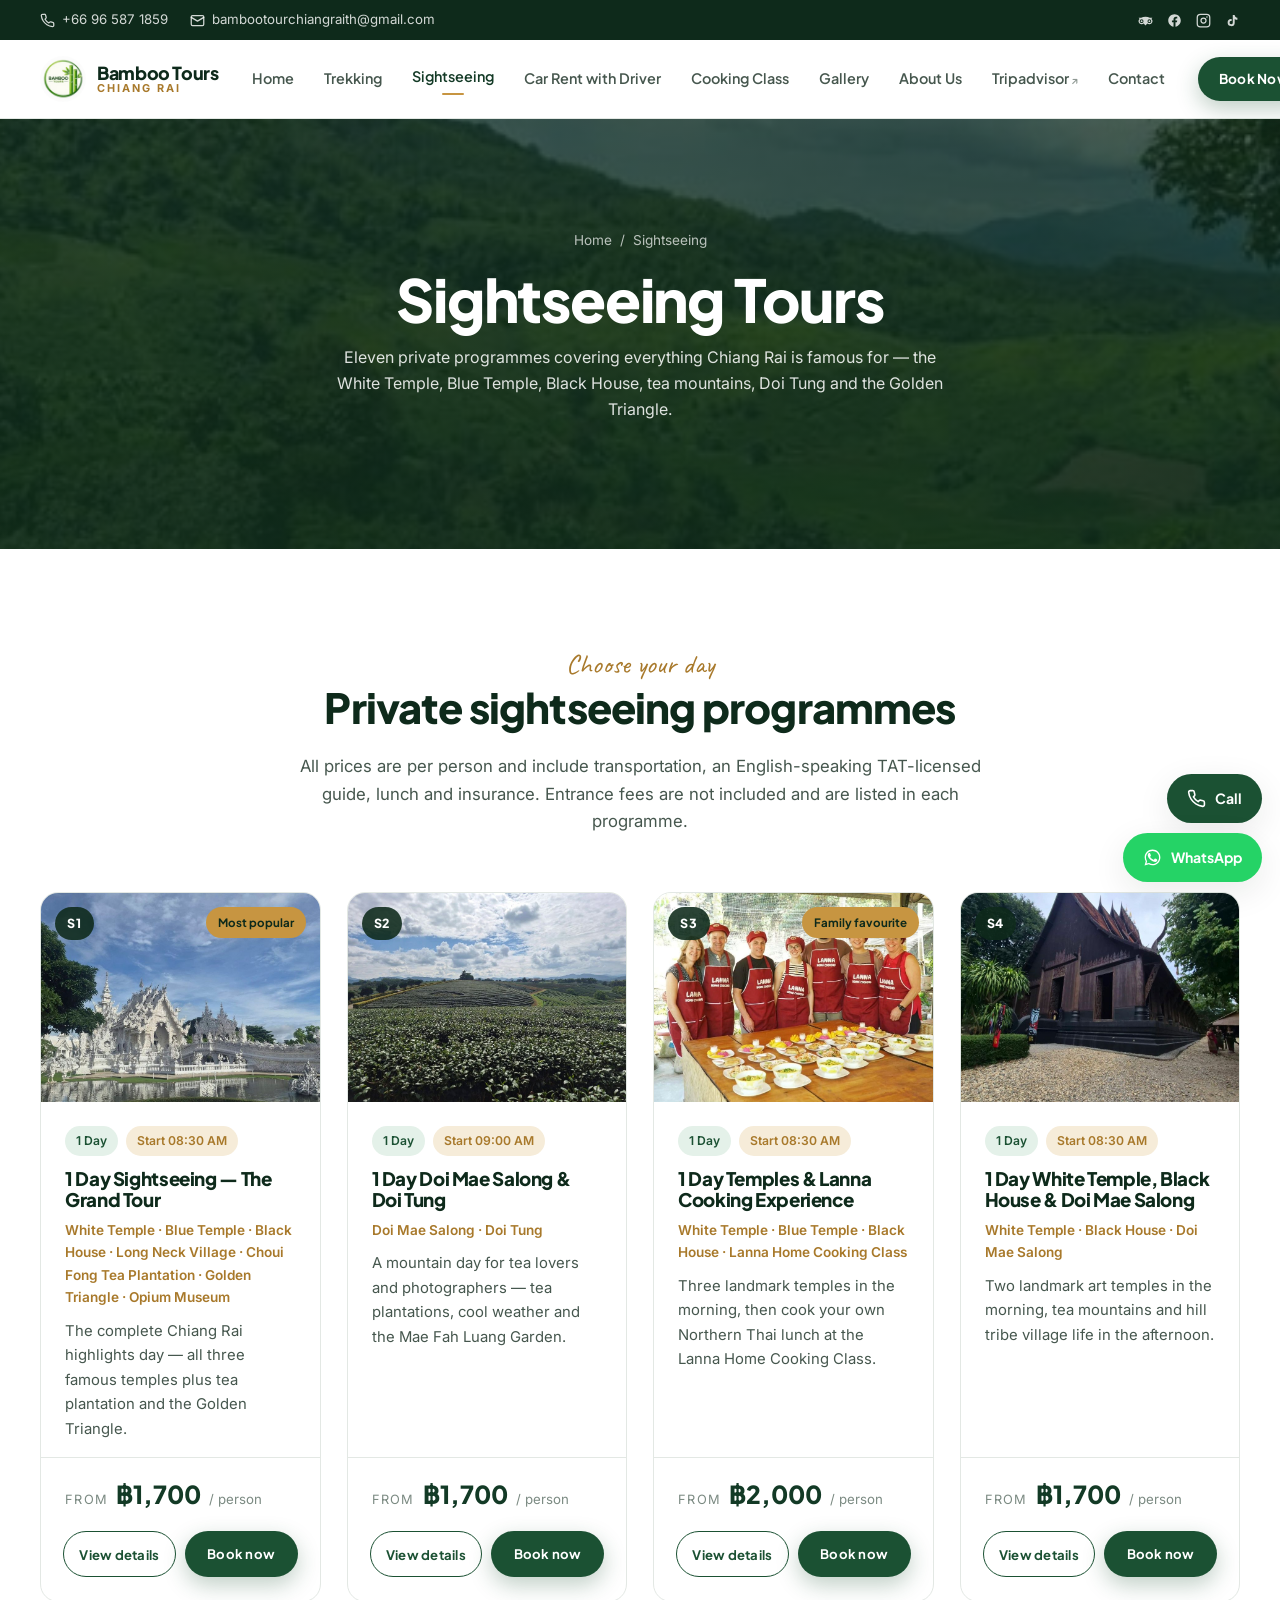
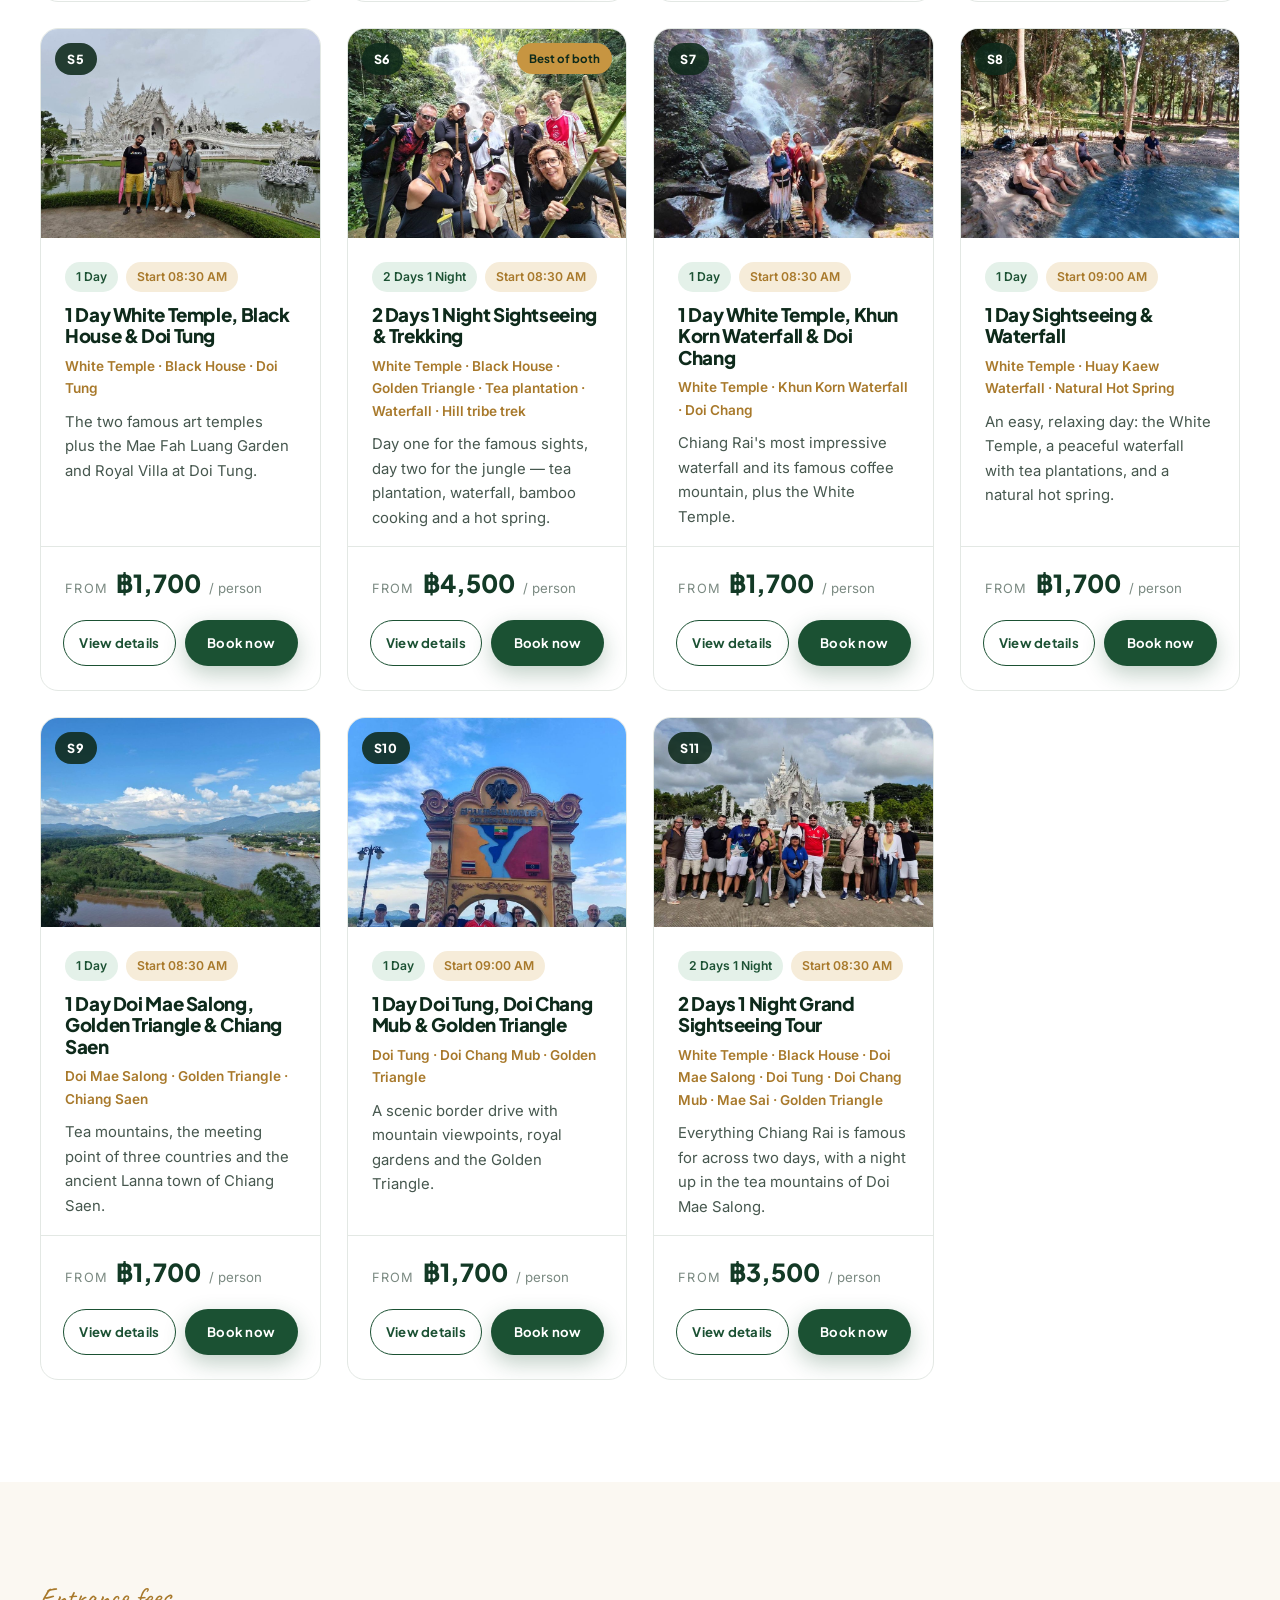
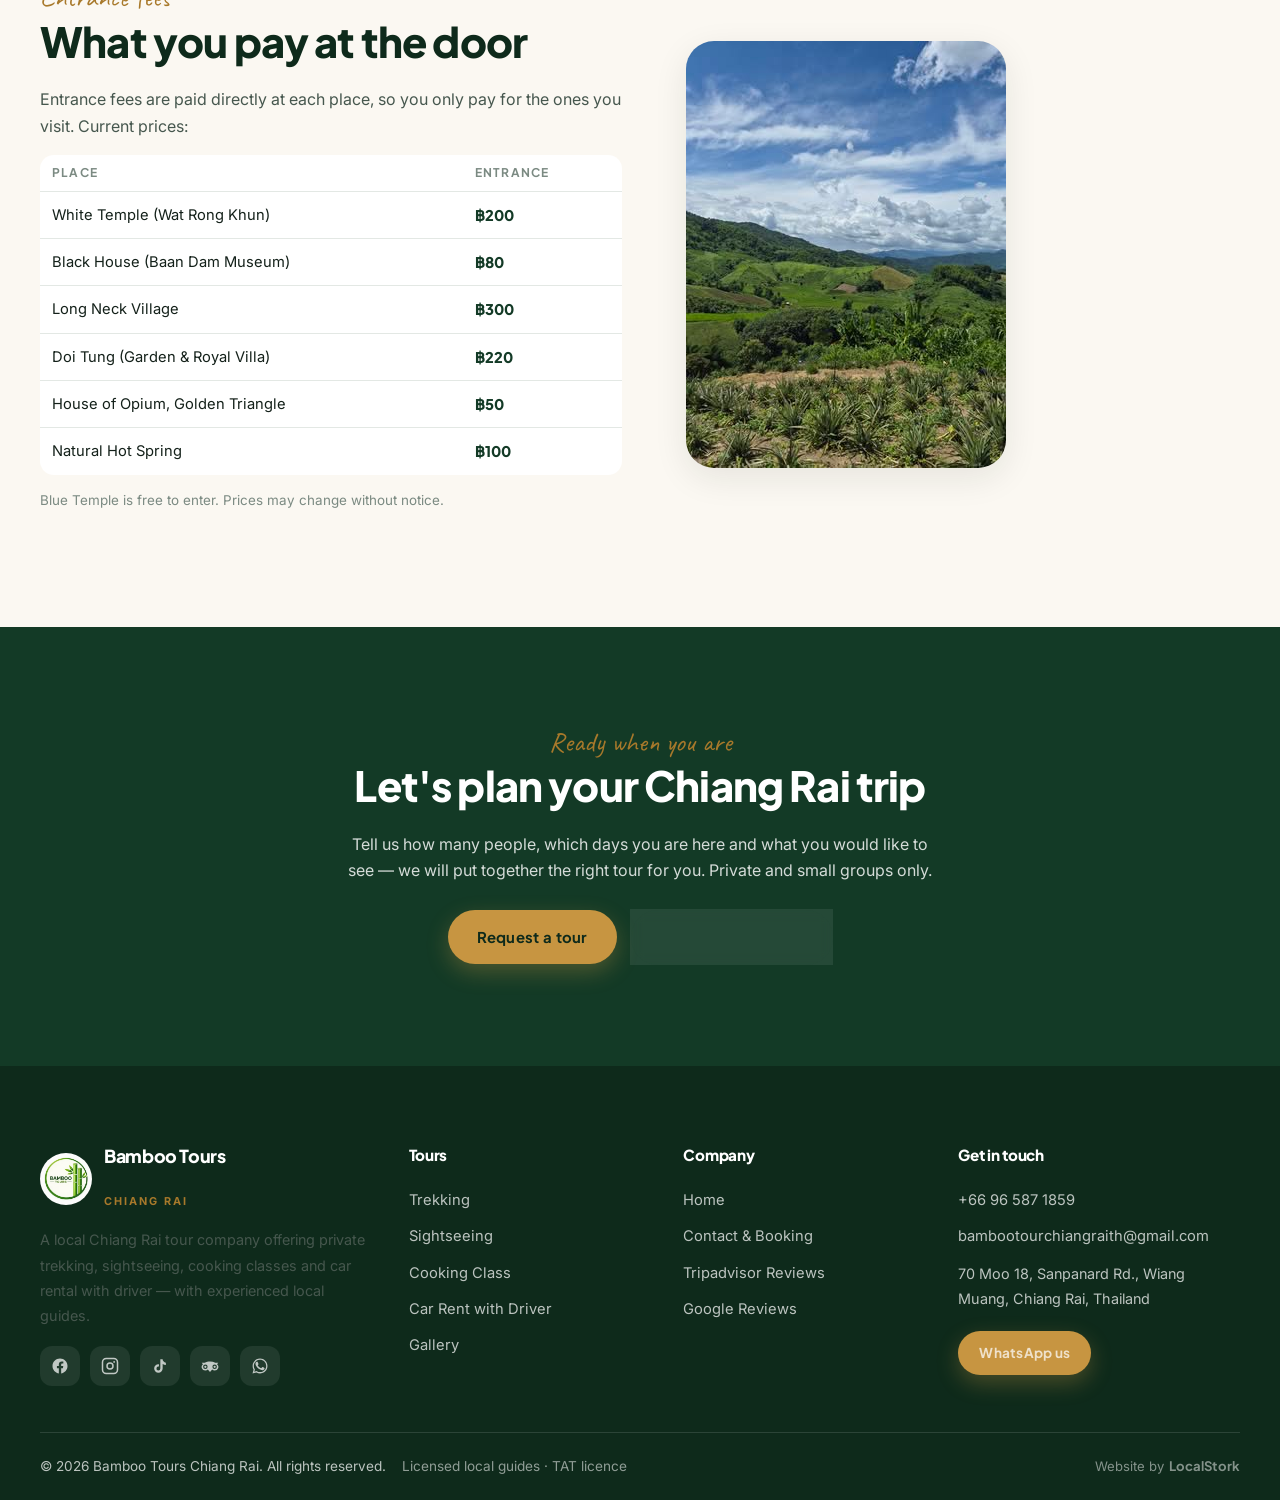
<file: sightseeing.html>
<!DOCTYPE html>
<html lang="en">
<head>
<meta charset="utf-8">
<meta name="viewport" content="width=device-width, initial-scale=1">
<!-- keep the site in its own light colours: stops Chrome/Brave on Android
     from auto-inverting the page into dark mode -->
<meta name="color-scheme" content="only light">
<meta name="supported-color-schemes" content="light">
<meta name="theme-color" content="#0e2a1b">
<meta name="robots" content="noindex, nofollow">
<title>Sightseeing Tours in Chiang Rai — White Temple, Blue Temple, Golden Triangle</title>
<meta name="description" content="11 private sightseeing programmes in Chiang Rai: White Temple, Blue Temple, Black House, Doi Tung, Doi Mae Salong, Golden Triangle and more. From 1,700 THB per person.">
<meta property="og:title" content="Sightseeing Tours in Chiang Rai — White Temple, Blue Temple, Golden Triangle">
<meta property="og:description" content="11 private sightseeing programmes in Chiang Rai: White Temple, Blue Temple, Black House, Doi Tung, Doi Mae Salong, Golden Triangle and more. From 1,700 THB per person.">
<meta property="og:type" content="website">
<meta property="og:image" content="assets/images/rice-terrace-group.jpg">
<meta property="og:locale" content="en_US">
<link rel="icon" href="assets/images/logo-bamboo-tours.png">
<link rel="preconnect" href="https://fonts.googleapis.com">
<link rel="preconnect" href="https://fonts.gstatic.com" crossorigin>
<link href="https://fonts.googleapis.com/css2?family=Plus+Jakarta+Sans:wght@600;700;800&family=Inter:wght@400;500;600&family=Caveat:wght@600&display=swap" rel="stylesheet">
<link rel="stylesheet" href="assets/css/style.css">
</head>
<body data-base="">
<!-- ============ TOP BAR ============ -->
<div class="topbar">
  <div class="wrap">
    <div class="topbar-left">
      <a class="topbar-item" href="tel:+66965871859"><svg viewBox="0 0 24 24" fill="none" stroke="currentColor" stroke-width="2" stroke-linecap="round" stroke-linejoin="round"><path d="M22 16.92v3a2 2 0 0 1-2.18 2 19.79 19.79 0 0 1-8.63-3.07 19.5 19.5 0 0 1-6-6 19.79 19.79 0 0 1-3.07-8.67A2 2 0 0 1 4.11 2h3a2 2 0 0 1 2 1.72c.13.96.36 1.9.7 2.81a2 2 0 0 1-.45 2.11L8.09 9.91a16 16 0 0 0 6 6l1.27-1.27a2 2 0 0 1 2.11-.45c.9.34 1.85.57 2.81.7A2 2 0 0 1 22 16.92z"/></svg><span>+66 96 587 1859</span></a>
      <a class="topbar-item hide-sm" href="mailto:bambootourchiangraith@gmail.com"><svg viewBox="0 0 24 24" fill="none" stroke="currentColor" stroke-width="2" stroke-linecap="round" stroke-linejoin="round"><rect x="2" y="4" width="20" height="16" rx="2"/><path d="m22 7-10 6L2 7"/></svg><span>bambootourchiangraith@gmail.com</span></a>
    </div>
    <div class="topbar-right">
      
      <a class="topbar-item" href="https://www.tripadvisor.com/Attraction_Review-g297920-d13090022-Reviews-Bamboo_Tours-Chiang_Rai_Chiang_Rai_Province.html" target="_blank" rel="noopener" aria-label="Tripadvisor"><svg viewBox="0 0 24 24" fill="currentColor"><path d="M12 6c-2.6 0-5 .6-7 1.7H1l1.6 1.8A4.8 4.8 0 0 0 5.8 18a4.7 4.7 0 0 0 3.3-1.3L12 20l2.9-3.3a4.7 4.7 0 0 0 3.3 1.3 4.8 4.8 0 0 0 3.2-8.5L23 7.7h-4A14.6 14.6 0 0 0 12 6zm-6.2 10a3 3 0 1 1 0-6 3 3 0 0 1 0 6zm12.4 0a3 3 0 1 1 0-6 3 3 0 0 1 0 6zM5.8 11.5a1.5 1.5 0 1 0 0 3 1.5 1.5 0 0 0 0-3zm12.4 0a1.5 1.5 0 1 0 0 3 1.5 1.5 0 0 0 0-3z"/></svg></a>
      <a class="topbar-item" href="https://www.facebook.com/bambootrekkingtour" target="_blank" rel="noopener" aria-label="Facebook"><svg viewBox="0 0 24 24" fill="currentColor"><path d="M22 12.06C22 6.5 17.52 2 12 2S2 6.5 2 12.06c0 5.02 3.66 9.18 8.44 9.94v-7.03H7.9v-2.91h2.54V9.85c0-2.52 1.49-3.91 3.77-3.91 1.09 0 2.24.2 2.24.2v2.46h-1.26c-1.24 0-1.63.78-1.63 1.57v1.89h2.78l-.45 2.91h-2.33V22c4.78-.76 8.44-4.92 8.44-9.94z"/></svg></a>
      <a class="topbar-item soc-extra" href="https://www.instagram.com/bambootourschiangrai" target="_blank" rel="noopener" aria-label="Instagram"><svg viewBox="0 0 24 24" fill="none" stroke="currentColor" stroke-width="2"><rect x="2" y="2" width="20" height="20" rx="5"/><circle cx="12" cy="12" r="4"/><circle cx="17.5" cy="6.5" r="1.2" fill="currentColor" stroke="none"/></svg></a>
      <a class="topbar-item soc-extra" href="https://www.tiktok.com/@bambootours_chiangrai" target="_blank" rel="noopener" aria-label="TikTok"><svg viewBox="0 0 24 24" fill="currentColor"><path d="M16.6 5.82A4.28 4.28 0 0 1 15.54 3h-3.09v12.4a2.59 2.59 0 0 1-2.59 2.5 2.59 2.59 0 1 1 .74-5.07v-3.1a5.66 5.66 0 0 0-.74-.05A5.66 5.66 0 1 0 15.54 15.4V9.42a7.34 7.34 0 0 0 4.3 1.38V7.7a4.29 4.29 0 0 1-3.24-1.88z"/></svg></a>
    </div>
  </div>
</div>

<!-- ============ HEADER ============ -->
<header class="site-header">
  <div class="wrap">
    <a class="brand" href="index.html">
      <img src="assets/images/logo-bamboo-tours.png" alt="Bamboo Tours Chiang Rai logo">
      <span>
        <span class="brand-name">Bamboo Tours</span>
        <span class="brand-sub">Chiang Rai</span>
      </span>
    </a>

    <nav class="nav" id="nav">
        <a href="index.html">Home</a>
        <a href="trekking.html">Trekking</a>
        <a class="active" href="sightseeing.html">Sightseeing</a>
        <a href="car-rental.html">Car Rent with Driver</a>
        <a href="cooking-class.html">Cooking Class</a>
        <a href="gallery.html">Gallery</a>
        <a href="about.html">About Us</a>
        <a class="ext" href="https://www.tripadvisor.com/Attraction_Review-g297920-d13090022-Reviews-Bamboo_Tours-Chiang_Rai_Chiang_Rai_Province.html" target="_blank" rel="noopener">Tripadvisor</a>
        <a href="contact.html">Contact</a>
      <a class="btn btn-primary btn-sm nav-cta" href="contact.html">Book Now</a>
    </nav>

    <div class="header-cta">
      <a class="btn btn-primary btn-sm" href="contact.html">Book Now</a>
      <button class="burger" id="burger" aria-label="Menu"><span></span></button>
    </div>
  </div>
</header>

<section class="page-banner">
  <img class="bg-img" src="assets/images/mountain-jungle-view.jpg" alt="" aria-hidden="true" fetchpriority="high" decoding="async">
  <div class="wrap">
    <div class="crumbs"><a href="index.html">Home</a> &nbsp;/&nbsp; Sightseeing</div>
    <h1>Sightseeing Tours</h1>
    <p>Eleven private programmes covering everything Chiang Rai is famous for — the White Temple, Blue Temple, Black House, tea mountains, Doi Tung and the Golden Triangle.</p>
  </div>
</section>

<section>
  <div class="wrap">
    <div class="section-head">
      <span class="eyebrow">Choose your day</span>
      <h2>Private sightseeing programmes</h2>
      <p>All prices are per person and include transportation, an English-speaking TAT-licensed guide, lunch and insurance. Entrance fees are not included and are listed in each programme.</p>
    </div>
    <div class="tour-grid" id="sightseeing-list"></div>
  </div>
</section>

<section class="bg-cream">
  <div class="wrap">
    <div class="split">
      <div>
        <span class="eyebrow">Entrance fees</span>
        <h2>What you pay at the door</h2>
        <p>Entrance fees are paid directly at each place, so you only pay for the ones you visit. Current prices:</p>
        <table class="ptable" style="background:#fff;border-radius:14px">
          <thead><tr><th>Place</th><th>Entrance</th></tr></thead>
          <tbody>
            <tr><td>White Temple (Wat Rong Khun)</td><td class="amt">฿200</td></tr>
            <tr><td>Black House (Baan Dam Museum)</td><td class="amt">฿80</td></tr>
            <tr><td>Long Neck Village</td><td class="amt">฿300</td></tr>
            <tr><td>Doi Tung (Garden &amp; Royal Villa)</td><td class="amt">฿220</td></tr>
            <tr><td>House of Opium, Golden Triangle</td><td class="amt">฿50</td></tr>
            <tr><td>Natural Hot Spring</td><td class="amt">฿100</td></tr>
          </tbody>
        </table>
        <p class="form-note">Blue Temple is free to enter. Prices may change without notice.</p>
      </div>
      <img src="assets/images/pineapple-farm-hills.jpg" alt="">
    </div>
  </div>
</section>

<!-- ============ CTA BAND ============ -->
<section class="cta-band">
  <div class="wrap">
    <span class="eyebrow">Ready when you are</span>
    <h2>Let's plan your Chiang Rai trip</h2>
    <p>Tell us how many people, which days you are here and what you would like to see — we will put together the right tour for you. Private and small groups only.</p>
    <div class="cta-actions">
      <a class="btn btn-gold" href="contact.html">Request a tour</a>
      <a class="btn btn-ghost" data-wa="Hello Bamboo Tours! I would like to plan a trip in Chiang Rai." href="https://wa.me/66965871859" target="_blank" rel="noopener">Chat on WhatsApp</a>
    </div>
  </div>
</section>

<!-- ============ FOOTER ============ -->
<footer class="site-footer">
  <div class="wrap">
    <div class="foot-grid">
      <div>
        <div class="foot-brand">
          <img src="assets/images/logo-bamboo-tours.png" alt="">
          <span>
            <span class="brand-name">Bamboo Tours</span><br>
            <span class="brand-sub">Chiang Rai</span>
          </span>
        </div>
        <p class="small">A local Chiang Rai tour company offering private trekking, sightseeing, cooking classes and car rental with driver — with experienced local guides.</p>
        <div class="socials">
          <a href="https://www.facebook.com/bambootrekkingtour" target="_blank" rel="noopener" aria-label="Facebook"><svg viewBox="0 0 24 24" fill="currentColor"><path d="M22 12.06C22 6.5 17.52 2 12 2S2 6.5 2 12.06c0 5.02 3.66 9.18 8.44 9.94v-7.03H7.9v-2.91h2.54V9.85c0-2.52 1.49-3.91 3.77-3.91 1.09 0 2.24.2 2.24.2v2.46h-1.26c-1.24 0-1.63.78-1.63 1.57v1.89h2.78l-.45 2.91h-2.33V22c4.78-.76 8.44-4.92 8.44-9.94z"/></svg></a>
          <a href="https://www.instagram.com/bambootourschiangrai" target="_blank" rel="noopener" aria-label="Instagram"><svg viewBox="0 0 24 24" fill="none" stroke="currentColor" stroke-width="2"><rect x="2" y="2" width="20" height="20" rx="5"/><circle cx="12" cy="12" r="4"/><circle cx="17.5" cy="6.5" r="1.2" fill="currentColor" stroke="none"/></svg></a>
          <a href="https://www.tiktok.com/@bambootours_chiangrai" target="_blank" rel="noopener" aria-label="TikTok"><svg viewBox="0 0 24 24" fill="currentColor"><path d="M16.6 5.82A4.28 4.28 0 0 1 15.54 3h-3.09v12.4a2.59 2.59 0 0 1-2.59 2.5 2.59 2.59 0 1 1 .74-5.07v-3.1a5.66 5.66 0 0 0-.74-.05A5.66 5.66 0 1 0 15.54 15.4V9.42a7.34 7.34 0 0 0 4.3 1.38V7.7a4.29 4.29 0 0 1-3.24-1.88z"/></svg></a>
          <a href="https://www.tripadvisor.com/Attraction_Review-g297920-d13090022-Reviews-Bamboo_Tours-Chiang_Rai_Chiang_Rai_Province.html" target="_blank" rel="noopener" aria-label="Tripadvisor"><svg viewBox="0 0 24 24" fill="currentColor"><path d="M12 6c-2.6 0-5 .6-7 1.7H1l1.6 1.8A4.8 4.8 0 0 0 5.8 18a4.7 4.7 0 0 0 3.3-1.3L12 20l2.9-3.3a4.7 4.7 0 0 0 3.3 1.3 4.8 4.8 0 0 0 3.2-8.5L23 7.7h-4A14.6 14.6 0 0 0 12 6zm-6.2 10a3 3 0 1 1 0-6 3 3 0 0 1 0 6zm12.4 0a3 3 0 1 1 0-6 3 3 0 0 1 0 6zM5.8 11.5a1.5 1.5 0 1 0 0 3 1.5 1.5 0 0 0 0-3zm12.4 0a1.5 1.5 0 1 0 0 3 1.5 1.5 0 0 0 0-3z"/></svg></a>
          <a href="https://wa.me/66965871859" target="_blank" rel="noopener" aria-label="WhatsApp"><svg viewBox="0 0 24 24" fill="currentColor"><path d="M17.47 14.38c-.3-.15-1.76-.87-2.03-.97-.27-.1-.47-.15-.67.15-.2.3-.77.96-.94 1.16-.17.2-.35.22-.65.07-.3-.15-1.26-.46-2.4-1.48-.89-.79-1.49-1.76-1.66-2.06-.17-.3-.02-.46.13-.61.14-.14.3-.35.45-.53.15-.18.2-.3.3-.5.1-.2.05-.38-.02-.53-.08-.15-.67-1.61-.92-2.21-.24-.58-.49-.5-.67-.51h-.57c-.2 0-.52.07-.8.38-.27.3-1.04 1.02-1.04 2.48s1.07 2.88 1.22 3.08c.15.2 2.1 3.2 5.08 4.49.71.3 1.26.49 1.7.63.71.23 1.36.2 1.87.12.57-.08 1.76-.72 2.01-1.41.25-.7.25-1.29.17-1.41-.07-.13-.27-.2-.57-.35zM12.04 2C6.58 2 2.13 6.45 2.13 11.91c0 1.75.46 3.45 1.32 4.95L2 22l5.25-1.38a9.87 9.87 0 0 0 4.79 1.22h.01c5.46 0 9.91-4.45 9.91-9.91C21.96 6.45 17.5 2 12.04 2zm0 18.15h-.01a8.2 8.2 0 0 1-4.19-1.15l-.3-.18-3.12.82.83-3.04-.2-.31a8.19 8.19 0 0 1-1.26-4.38c0-4.54 3.7-8.23 8.25-8.23 2.2 0 4.27.86 5.83 2.42a8.19 8.19 0 0 1 2.41 5.82c0 4.54-3.7 8.23-8.24 8.23z"/></svg></a>
        </div>
      </div>
      <div>
        <h4>Tours</h4>
        <ul class="foot-links">
          <li><a href="trekking.html">Trekking</a></li>
          <li><a href="sightseeing.html">Sightseeing</a></li>
          <li><a href="cooking-class.html">Cooking Class</a></li>
          <li><a href="car-rental.html">Car Rent with Driver</a></li>
          <li><a href="gallery.html">Gallery</a></li>
        </ul>
      </div>
      <div>
        <h4>Company</h4>
        <ul class="foot-links">
          <li><a href="index.html">Home</a></li>
          <li><a href="contact.html">Contact &amp; Booking</a></li>
          <li><a href="https://www.tripadvisor.com/Attraction_Review-g297920-d13090022-Reviews-Bamboo_Tours-Chiang_Rai_Chiang_Rai_Province.html" target="_blank" rel="noopener">Tripadvisor Reviews</a></li>
          <li><a href="https://www.google.com/search?q=bamboo+tours+chiang+rai" target="_blank" rel="noopener">Google Reviews</a></li>
        </ul>
      </div>
      <div>
        <h4>Get in touch</h4>
        <ul class="foot-links">
          <li><a href="tel:+66965871859">+66 96 587 1859</a></li>
          <li><a href="mailto:bambootourchiangraith@gmail.com">bambootourchiangraith@gmail.com</a></li>
          <li class="small">70 Moo 18, Sanpanard Rd., Wiang Muang, Chiang Rai, Thailand</li>
        </ul>
        <a class="btn btn-gold btn-sm" style="margin-top:14px" data-wa="Hello Bamboo Tours! I have a question about your tours." href="https://wa.me/66965871859" target="_blank" rel="noopener">WhatsApp us</a>
      </div>
    </div>
    <div class="foot-bottom">
      <span>&copy; <span data-year></span> Bamboo Tours Chiang Rai. All rights reserved.</span>
      <span class="foot-lic">Licensed local guides · TAT licence</span>
      <span class="built-by">
        <span>Website by</span> <b>LocalStork</b>
      </span>
    </div>
  </div>
</footer>

<!-- Floating chat buttons -->
<div class="float-chat">
  <a href="tel:+66965871859" class="call" aria-label="Call"><svg viewBox="0 0 24 24" fill="none" stroke="currentColor" stroke-width="2" stroke-linecap="round" stroke-linejoin="round"><path d="M22 16.92v3a2 2 0 0 1-2.18 2 19.79 19.79 0 0 1-8.63-3.07 19.5 19.5 0 0 1-6-6 19.79 19.79 0 0 1-3.07-8.67A2 2 0 0 1 4.11 2h3a2 2 0 0 1 2 1.72c.13.96.36 1.9.7 2.81a2 2 0 0 1-.45 2.11L8.09 9.91a16 16 0 0 0 6 6l1.27-1.27a2 2 0 0 1 2.11-.45c.9.34 1.85.57 2.81.7A2 2 0 0 1 22 16.92z"/></svg><span>Call</span></a>
  <a data-wa="Hello Bamboo Tours! I have a question about your tours." href="https://wa.me/66965871859" target="_blank" rel="noopener" aria-label="WhatsApp"><svg viewBox="0 0 24 24" fill="currentColor"><path d="M17.47 14.38c-.3-.15-1.76-.87-2.03-.97-.27-.1-.47-.15-.67.15-.2.3-.77.96-.94 1.16-.17.2-.35.22-.65.07-.3-.15-1.26-.46-2.4-1.48-.89-.79-1.49-1.76-1.66-2.06-.17-.3-.02-.46.13-.61.14-.14.3-.35.45-.53.15-.18.2-.3.3-.5.1-.2.05-.38-.02-.53-.08-.15-.67-1.61-.92-2.21-.24-.58-.49-.5-.67-.51h-.57c-.2 0-.52.07-.8.38-.27.3-1.04 1.02-1.04 2.48s1.07 2.88 1.22 3.08c.15.2 2.1 3.2 5.08 4.49.71.3 1.26.49 1.7.63.71.23 1.36.2 1.87.12.57-.08 1.76-.72 2.01-1.41.25-.7.25-1.29.17-1.41-.07-.13-.27-.2-.57-.35zM12.04 2C6.58 2 2.13 6.45 2.13 11.91c0 1.75.46 3.45 1.32 4.95L2 22l5.25-1.38a9.87 9.87 0 0 0 4.79 1.22h.01c5.46 0 9.91-4.45 9.91-9.91C21.96 6.45 17.5 2 12.04 2zm0 18.15h-.01a8.2 8.2 0 0 1-4.19-1.15l-.3-.18-3.12.82.83-3.04-.2-.31a8.19 8.19 0 0 1-1.26-4.38c0-4.54 3.7-8.23 8.25-8.23 2.2 0 4.27.86 5.83 2.42a8.19 8.19 0 0 1 2.41 5.82c0 4.54-3.7 8.23-8.24 8.23z"/></svg><span>WhatsApp</span></a>
</div>

<div class="modal-back" id="modal-back"></div>
<div class="lightbox" id="lightbox"><button class="modal-x" aria-label="Close">&times;</button><img id="lightbox-img" alt=""></div>

<script src="assets/js/data.js"></script>

<script src="assets/js/main.js"></script>
</body>
</html>
</file>
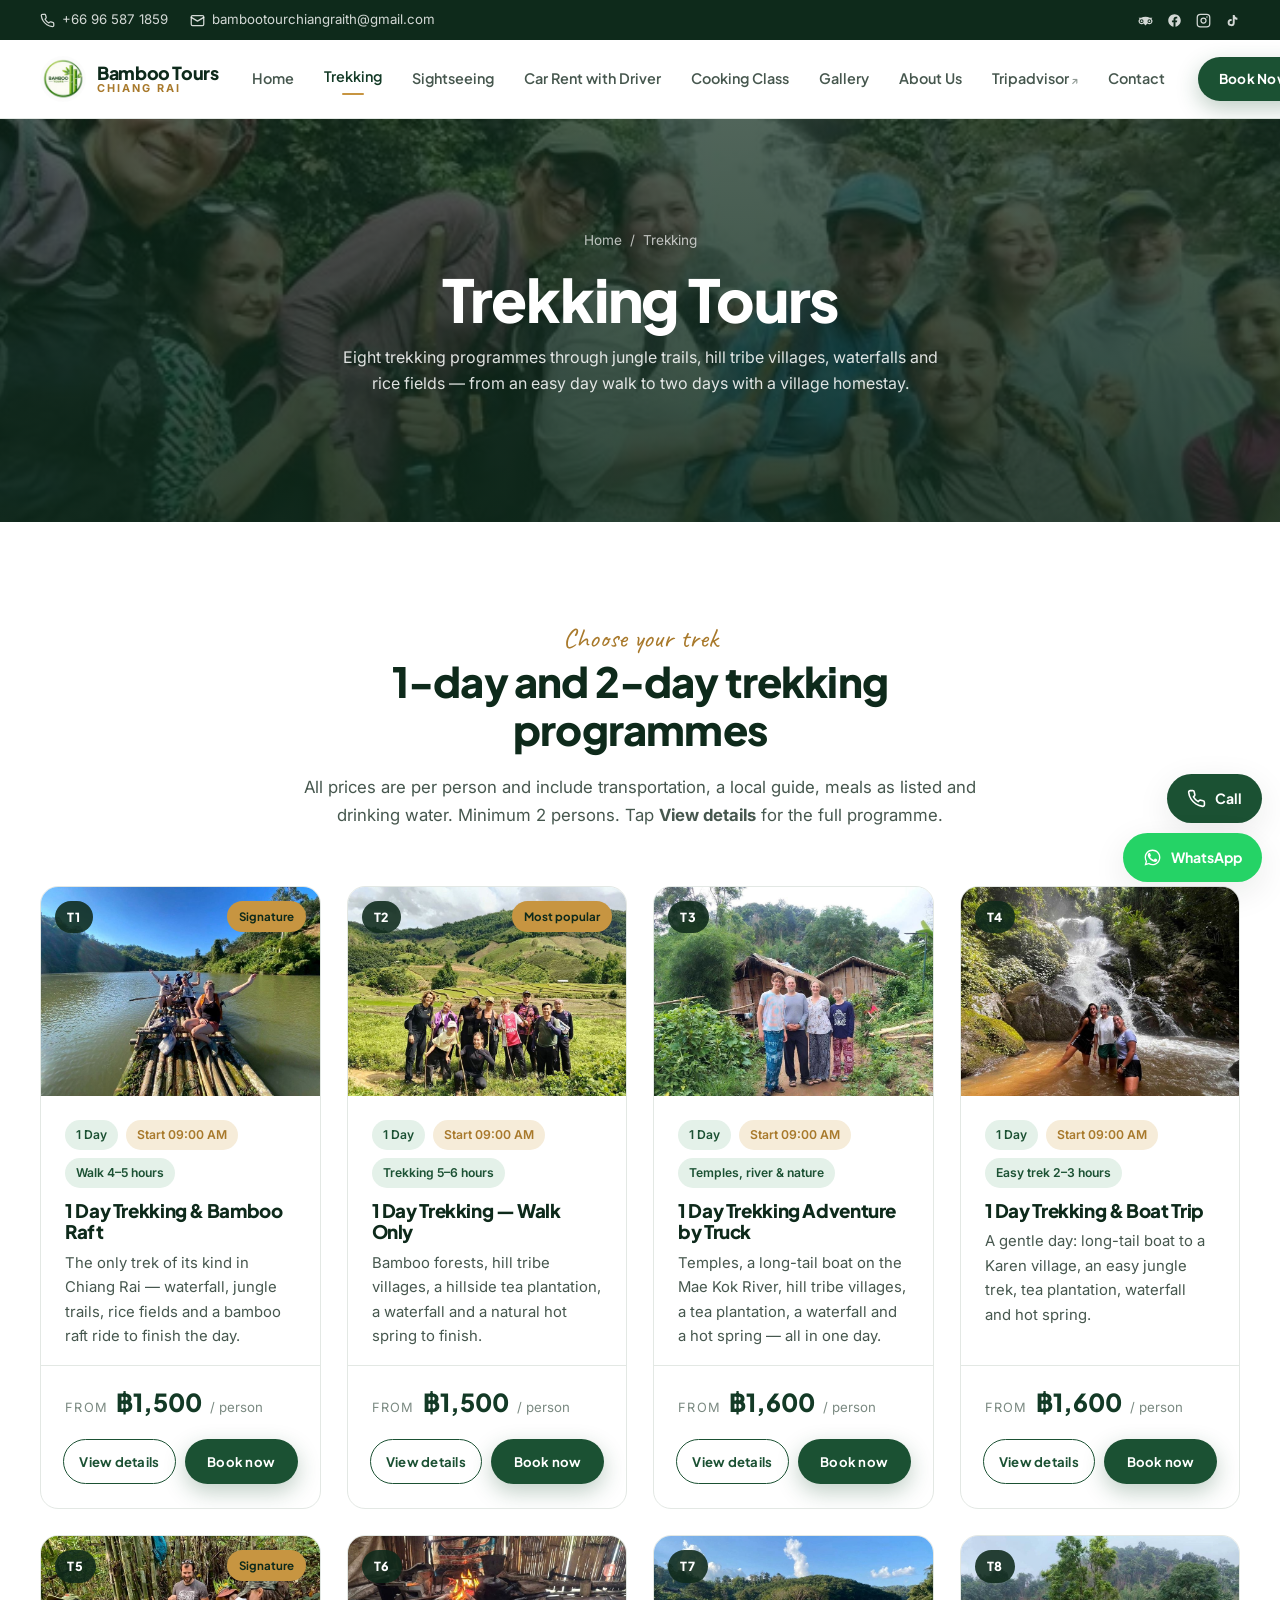
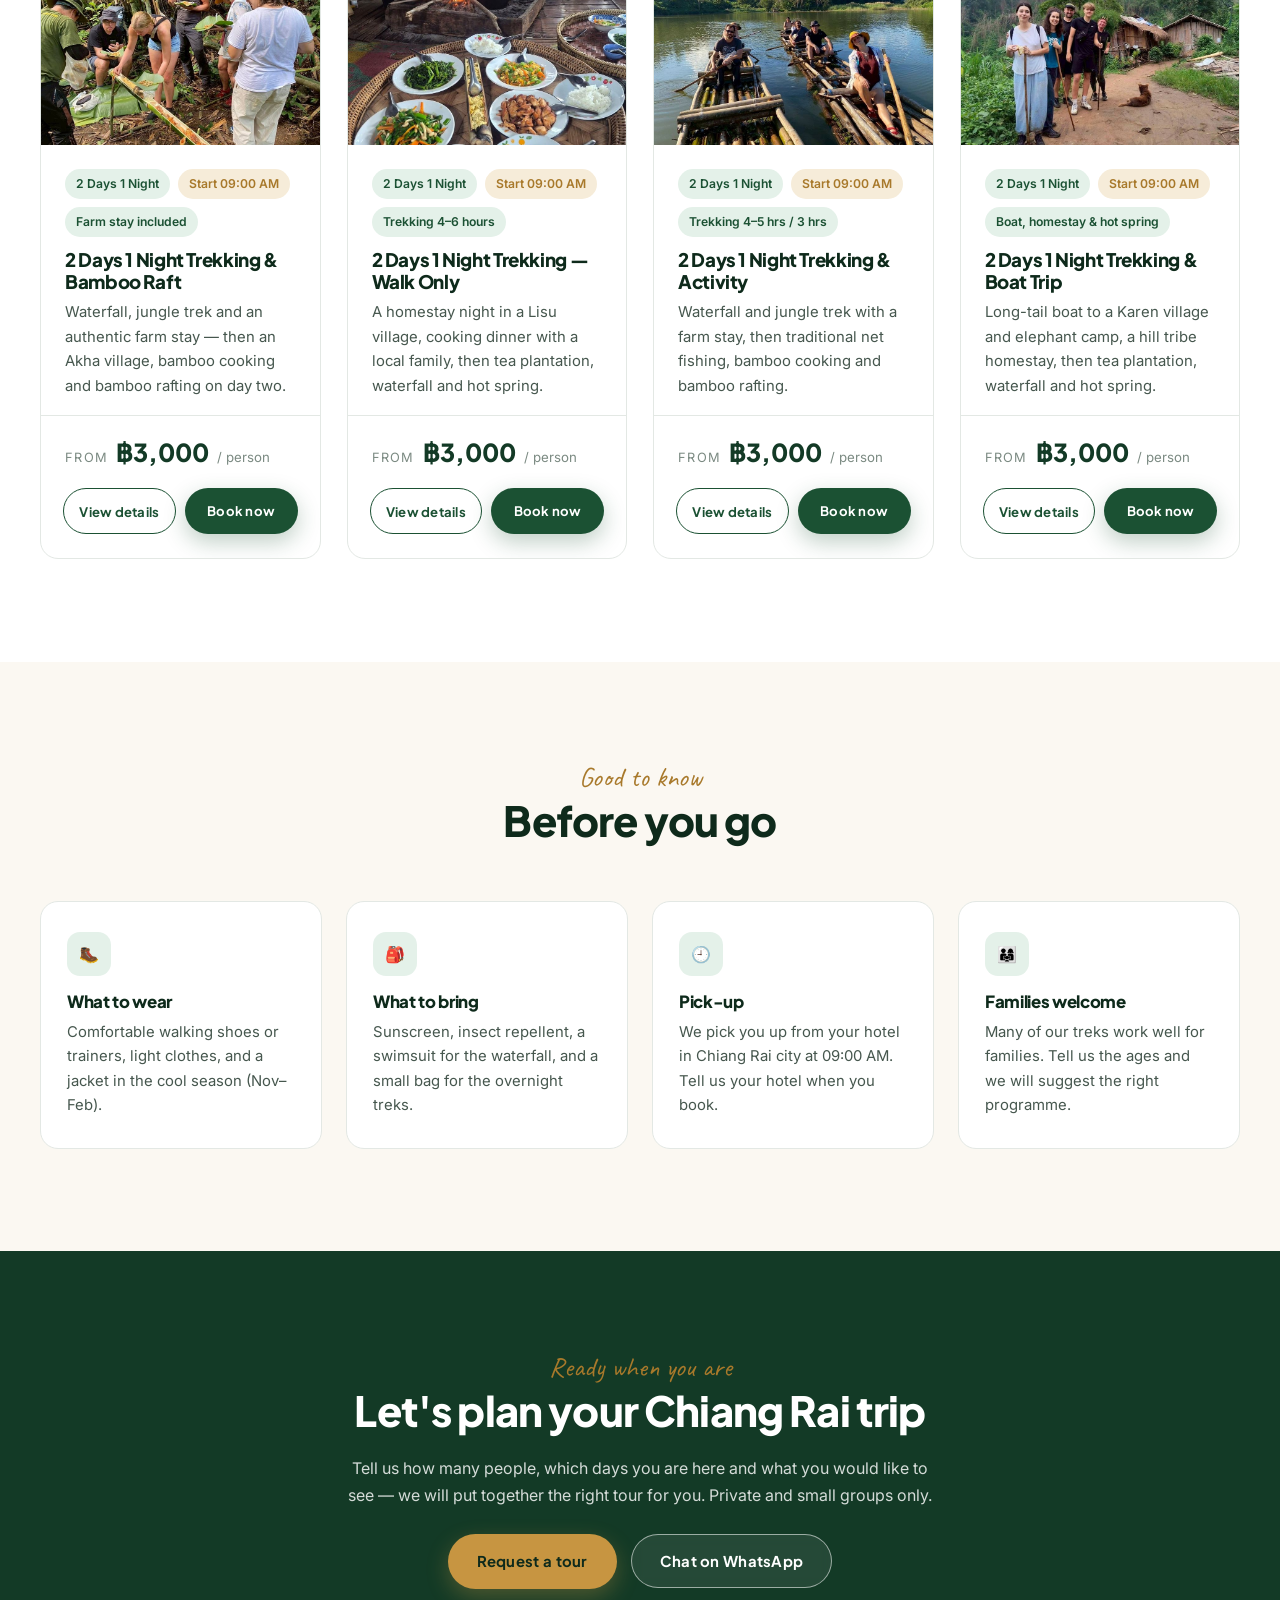
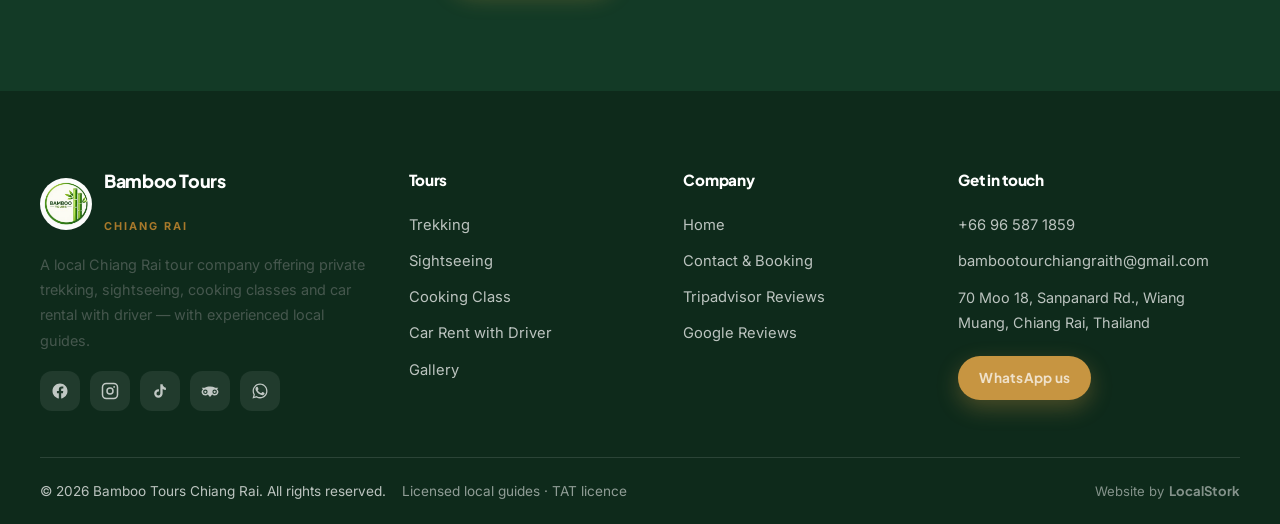
<file: trekking.html>
<!DOCTYPE html>
<html lang="en">
<head>
<meta charset="utf-8">
<meta name="viewport" content="width=device-width, initial-scale=1">
<!-- keep the site in its own light colours: stops Chrome/Brave on Android
     from auto-inverting the page into dark mode -->
<meta name="color-scheme" content="only light">
<meta name="supported-color-schemes" content="light">
<meta name="theme-color" content="#0e2a1b">
<meta name="robots" content="noindex, nofollow">
<title>Trekking Tours in Chiang Rai — Bamboo Tours</title>
<meta name="description" content="8 trekking programmes in Chiang Rai: 1-day and 2-day treks, hill tribe villages, waterfalls, bamboo rafting and farm stays. Prices from 1,500 THB per person.">
<meta property="og:title" content="Trekking Tours in Chiang Rai — Bamboo Tours">
<meta property="og:description" content="8 trekking programmes in Chiang Rai: 1-day and 2-day treks, hill tribe villages, waterfalls, bamboo rafting and farm stays. Prices from 1,500 THB per person.">
<meta property="og:type" content="website">
<meta property="og:image" content="assets/images/rice-terrace-group.jpg">
<meta property="og:locale" content="en_US">
<link rel="icon" href="assets/images/logo-bamboo-tours.png">
<link rel="preconnect" href="https://fonts.googleapis.com">
<link rel="preconnect" href="https://fonts.gstatic.com" crossorigin>
<link href="https://fonts.googleapis.com/css2?family=Plus+Jakarta+Sans:wght@600;700;800&family=Inter:wght@400;500;600&family=Caveat:wght@600&display=swap" rel="stylesheet">
<link rel="stylesheet" href="assets/css/style.css">
</head>
<body data-base="">
<!-- ============ TOP BAR ============ -->
<div class="topbar">
  <div class="wrap">
    <div class="topbar-left">
      <a class="topbar-item" href="tel:+66965871859"><svg viewBox="0 0 24 24" fill="none" stroke="currentColor" stroke-width="2" stroke-linecap="round" stroke-linejoin="round"><path d="M22 16.92v3a2 2 0 0 1-2.18 2 19.79 19.79 0 0 1-8.63-3.07 19.5 19.5 0 0 1-6-6 19.79 19.79 0 0 1-3.07-8.67A2 2 0 0 1 4.11 2h3a2 2 0 0 1 2 1.72c.13.96.36 1.9.7 2.81a2 2 0 0 1-.45 2.11L8.09 9.91a16 16 0 0 0 6 6l1.27-1.27a2 2 0 0 1 2.11-.45c.9.34 1.85.57 2.81.7A2 2 0 0 1 22 16.92z"/></svg><span>+66 96 587 1859</span></a>
      <a class="topbar-item hide-sm" href="mailto:bambootourchiangraith@gmail.com"><svg viewBox="0 0 24 24" fill="none" stroke="currentColor" stroke-width="2" stroke-linecap="round" stroke-linejoin="round"><rect x="2" y="4" width="20" height="16" rx="2"/><path d="m22 7-10 6L2 7"/></svg><span>bambootourchiangraith@gmail.com</span></a>
    </div>
    <div class="topbar-right">
      
      <a class="topbar-item" href="https://www.tripadvisor.com/Attraction_Review-g297920-d13090022-Reviews-Bamboo_Tours-Chiang_Rai_Chiang_Rai_Province.html" target="_blank" rel="noopener" aria-label="Tripadvisor"><svg viewBox="0 0 24 24" fill="currentColor"><path d="M12 6c-2.6 0-5 .6-7 1.7H1l1.6 1.8A4.8 4.8 0 0 0 5.8 18a4.7 4.7 0 0 0 3.3-1.3L12 20l2.9-3.3a4.7 4.7 0 0 0 3.3 1.3 4.8 4.8 0 0 0 3.2-8.5L23 7.7h-4A14.6 14.6 0 0 0 12 6zm-6.2 10a3 3 0 1 1 0-6 3 3 0 0 1 0 6zm12.4 0a3 3 0 1 1 0-6 3 3 0 0 1 0 6zM5.8 11.5a1.5 1.5 0 1 0 0 3 1.5 1.5 0 0 0 0-3zm12.4 0a1.5 1.5 0 1 0 0 3 1.5 1.5 0 0 0 0-3z"/></svg></a>
      <a class="topbar-item" href="https://www.facebook.com/bambootrekkingtour" target="_blank" rel="noopener" aria-label="Facebook"><svg viewBox="0 0 24 24" fill="currentColor"><path d="M22 12.06C22 6.5 17.52 2 12 2S2 6.5 2 12.06c0 5.02 3.66 9.18 8.44 9.94v-7.03H7.9v-2.91h2.54V9.85c0-2.52 1.49-3.91 3.77-3.91 1.09 0 2.24.2 2.24.2v2.46h-1.26c-1.24 0-1.63.78-1.63 1.57v1.89h2.78l-.45 2.91h-2.33V22c4.78-.76 8.44-4.92 8.44-9.94z"/></svg></a>
      <a class="topbar-item soc-extra" href="https://www.instagram.com/bambootourschiangrai" target="_blank" rel="noopener" aria-label="Instagram"><svg viewBox="0 0 24 24" fill="none" stroke="currentColor" stroke-width="2"><rect x="2" y="2" width="20" height="20" rx="5"/><circle cx="12" cy="12" r="4"/><circle cx="17.5" cy="6.5" r="1.2" fill="currentColor" stroke="none"/></svg></a>
      <a class="topbar-item soc-extra" href="https://www.tiktok.com/@bambootours_chiangrai" target="_blank" rel="noopener" aria-label="TikTok"><svg viewBox="0 0 24 24" fill="currentColor"><path d="M16.6 5.82A4.28 4.28 0 0 1 15.54 3h-3.09v12.4a2.59 2.59 0 0 1-2.59 2.5 2.59 2.59 0 1 1 .74-5.07v-3.1a5.66 5.66 0 0 0-.74-.05A5.66 5.66 0 1 0 15.54 15.4V9.42a7.34 7.34 0 0 0 4.3 1.38V7.7a4.29 4.29 0 0 1-3.24-1.88z"/></svg></a>
    </div>
  </div>
</div>

<!-- ============ HEADER ============ -->
<header class="site-header">
  <div class="wrap">
    <a class="brand" href="index.html">
      <img src="assets/images/logo-bamboo-tours.png" alt="Bamboo Tours Chiang Rai logo">
      <span>
        <span class="brand-name">Bamboo Tours</span>
        <span class="brand-sub">Chiang Rai</span>
      </span>
    </a>

    <nav class="nav" id="nav">
        <a href="index.html">Home</a>
        <a class="active" href="trekking.html">Trekking</a>
        <a href="sightseeing.html">Sightseeing</a>
        <a href="car-rental.html">Car Rent with Driver</a>
        <a href="cooking-class.html">Cooking Class</a>
        <a href="gallery.html">Gallery</a>
        <a href="about.html">About Us</a>
        <a class="ext" href="https://www.tripadvisor.com/Attraction_Review-g297920-d13090022-Reviews-Bamboo_Tours-Chiang_Rai_Chiang_Rai_Province.html" target="_blank" rel="noopener">Tripadvisor</a>
        <a href="contact.html">Contact</a>
      <a class="btn btn-primary btn-sm nav-cta" href="contact.html">Book Now</a>
    </nav>

    <div class="header-cta">
      <a class="btn btn-primary btn-sm" href="contact.html">Book Now</a>
      <button class="burger" id="burger" aria-label="Menu"><span></span></button>
    </div>
  </div>
</header>

<section class="page-banner">
  <img class="bg-img" src="assets/images/waterfall-trek-group.jpg" alt="" aria-hidden="true" fetchpriority="high" decoding="async">
  <div class="wrap">
    <div class="crumbs"><a href="index.html">Home</a> &nbsp;/&nbsp; Trekking</div>
    <h1>Trekking Tours</h1>
    <p>Eight trekking programmes through jungle trails, hill tribe villages, waterfalls and rice fields — from an easy day walk to two days with a village homestay.</p>
  </div>
</section>

<section>
  <div class="wrap">
    <div class="section-head">
      <span class="eyebrow">Choose your trek</span>
      <h2>1-day and 2-day trekking programmes</h2>
      <p>All prices are per person and include transportation, a local guide, meals as listed and drinking water. Minimum 2 persons. Tap <b>View details</b> for the full programme.</p>
    </div>
    <div class="tour-grid" id="trekking-list"></div>
  </div>
</section>

<section class="bg-cream">
  <div class="wrap">
    <div class="section-head">
      <span class="eyebrow">Good to know</span>
      <h2>Before you go</h2>
    </div>
    <div class="why-grid">
      <div class="why-card reveal"><div class="why-num">🥾</div><h3>What to wear</h3><p>Comfortable walking shoes or trainers, light clothes, and a jacket in the cool season (Nov–Feb).</p></div>
      <div class="why-card reveal"><div class="why-num">🎒</div><h3>What to bring</h3><p>Sunscreen, insect repellent, a swimsuit for the waterfall, and a small bag for the overnight treks.</p></div>
      <div class="why-card reveal"><div class="why-num">🕘</div><h3>Pick-up</h3><p>We pick you up from your hotel in Chiang Rai city at 09:00 AM. Tell us your hotel when you book.</p></div>
      <div class="why-card reveal"><div class="why-num">👨‍👩‍👧</div><h3>Families welcome</h3><p>Many of our treks work well for families. Tell us the ages and we will suggest the right programme.</p></div>
    </div>
  </div>
</section>

<!-- ============ CTA BAND ============ -->
<section class="cta-band">
  <div class="wrap">
    <span class="eyebrow">Ready when you are</span>
    <h2>Let's plan your Chiang Rai trip</h2>
    <p>Tell us how many people, which days you are here and what you would like to see — we will put together the right tour for you. Private and small groups only.</p>
    <div class="cta-actions">
      <a class="btn btn-gold" href="contact.html">Request a tour</a>
      <a class="btn btn-ghost" data-wa="Hello Bamboo Tours! I would like to plan a trip in Chiang Rai." href="https://wa.me/66965871859" target="_blank" rel="noopener">Chat on WhatsApp</a>
    </div>
  </div>
</section>

<!-- ============ FOOTER ============ -->
<footer class="site-footer">
  <div class="wrap">
    <div class="foot-grid">
      <div>
        <div class="foot-brand">
          <img src="assets/images/logo-bamboo-tours.png" alt="">
          <span>
            <span class="brand-name">Bamboo Tours</span><br>
            <span class="brand-sub">Chiang Rai</span>
          </span>
        </div>
        <p class="small">A local Chiang Rai tour company offering private trekking, sightseeing, cooking classes and car rental with driver — with experienced local guides.</p>
        <div class="socials">
          <a href="https://www.facebook.com/bambootrekkingtour" target="_blank" rel="noopener" aria-label="Facebook"><svg viewBox="0 0 24 24" fill="currentColor"><path d="M22 12.06C22 6.5 17.52 2 12 2S2 6.5 2 12.06c0 5.02 3.66 9.18 8.44 9.94v-7.03H7.9v-2.91h2.54V9.85c0-2.52 1.49-3.91 3.77-3.91 1.09 0 2.24.2 2.24.2v2.46h-1.26c-1.24 0-1.63.78-1.63 1.57v1.89h2.78l-.45 2.91h-2.33V22c4.78-.76 8.44-4.92 8.44-9.94z"/></svg></a>
          <a href="https://www.instagram.com/bambootourschiangrai" target="_blank" rel="noopener" aria-label="Instagram"><svg viewBox="0 0 24 24" fill="none" stroke="currentColor" stroke-width="2"><rect x="2" y="2" width="20" height="20" rx="5"/><circle cx="12" cy="12" r="4"/><circle cx="17.5" cy="6.5" r="1.2" fill="currentColor" stroke="none"/></svg></a>
          <a href="https://www.tiktok.com/@bambootours_chiangrai" target="_blank" rel="noopener" aria-label="TikTok"><svg viewBox="0 0 24 24" fill="currentColor"><path d="M16.6 5.82A4.28 4.28 0 0 1 15.54 3h-3.09v12.4a2.59 2.59 0 0 1-2.59 2.5 2.59 2.59 0 1 1 .74-5.07v-3.1a5.66 5.66 0 0 0-.74-.05A5.66 5.66 0 1 0 15.54 15.4V9.42a7.34 7.34 0 0 0 4.3 1.38V7.7a4.29 4.29 0 0 1-3.24-1.88z"/></svg></a>
          <a href="https://www.tripadvisor.com/Attraction_Review-g297920-d13090022-Reviews-Bamboo_Tours-Chiang_Rai_Chiang_Rai_Province.html" target="_blank" rel="noopener" aria-label="Tripadvisor"><svg viewBox="0 0 24 24" fill="currentColor"><path d="M12 6c-2.6 0-5 .6-7 1.7H1l1.6 1.8A4.8 4.8 0 0 0 5.8 18a4.7 4.7 0 0 0 3.3-1.3L12 20l2.9-3.3a4.7 4.7 0 0 0 3.3 1.3 4.8 4.8 0 0 0 3.2-8.5L23 7.7h-4A14.6 14.6 0 0 0 12 6zm-6.2 10a3 3 0 1 1 0-6 3 3 0 0 1 0 6zm12.4 0a3 3 0 1 1 0-6 3 3 0 0 1 0 6zM5.8 11.5a1.5 1.5 0 1 0 0 3 1.5 1.5 0 0 0 0-3zm12.4 0a1.5 1.5 0 1 0 0 3 1.5 1.5 0 0 0 0-3z"/></svg></a>
          <a href="https://wa.me/66965871859" target="_blank" rel="noopener" aria-label="WhatsApp"><svg viewBox="0 0 24 24" fill="currentColor"><path d="M17.47 14.38c-.3-.15-1.76-.87-2.03-.97-.27-.1-.47-.15-.67.15-.2.3-.77.96-.94 1.16-.17.2-.35.22-.65.07-.3-.15-1.26-.46-2.4-1.48-.89-.79-1.49-1.76-1.66-2.06-.17-.3-.02-.46.13-.61.14-.14.3-.35.45-.53.15-.18.2-.3.3-.5.1-.2.05-.38-.02-.53-.08-.15-.67-1.61-.92-2.21-.24-.58-.49-.5-.67-.51h-.57c-.2 0-.52.07-.8.38-.27.3-1.04 1.02-1.04 2.48s1.07 2.88 1.22 3.08c.15.2 2.1 3.2 5.08 4.49.71.3 1.26.49 1.7.63.71.23 1.36.2 1.87.12.57-.08 1.76-.72 2.01-1.41.25-.7.25-1.29.17-1.41-.07-.13-.27-.2-.57-.35zM12.04 2C6.58 2 2.13 6.45 2.13 11.91c0 1.75.46 3.45 1.32 4.95L2 22l5.25-1.38a9.87 9.87 0 0 0 4.79 1.22h.01c5.46 0 9.91-4.45 9.91-9.91C21.96 6.45 17.5 2 12.04 2zm0 18.15h-.01a8.2 8.2 0 0 1-4.19-1.15l-.3-.18-3.12.82.83-3.04-.2-.31a8.19 8.19 0 0 1-1.26-4.38c0-4.54 3.7-8.23 8.25-8.23 2.2 0 4.27.86 5.83 2.42a8.19 8.19 0 0 1 2.41 5.82c0 4.54-3.7 8.23-8.24 8.23z"/></svg></a>
        </div>
      </div>
      <div>
        <h4>Tours</h4>
        <ul class="foot-links">
          <li><a href="trekking.html">Trekking</a></li>
          <li><a href="sightseeing.html">Sightseeing</a></li>
          <li><a href="cooking-class.html">Cooking Class</a></li>
          <li><a href="car-rental.html">Car Rent with Driver</a></li>
          <li><a href="gallery.html">Gallery</a></li>
        </ul>
      </div>
      <div>
        <h4>Company</h4>
        <ul class="foot-links">
          <li><a href="index.html">Home</a></li>
          <li><a href="contact.html">Contact &amp; Booking</a></li>
          <li><a href="https://www.tripadvisor.com/Attraction_Review-g297920-d13090022-Reviews-Bamboo_Tours-Chiang_Rai_Chiang_Rai_Province.html" target="_blank" rel="noopener">Tripadvisor Reviews</a></li>
          <li><a href="https://www.google.com/search?q=bamboo+tours+chiang+rai" target="_blank" rel="noopener">Google Reviews</a></li>
        </ul>
      </div>
      <div>
        <h4>Get in touch</h4>
        <ul class="foot-links">
          <li><a href="tel:+66965871859">+66 96 587 1859</a></li>
          <li><a href="mailto:bambootourchiangraith@gmail.com">bambootourchiangraith@gmail.com</a></li>
          <li class="small">70 Moo 18, Sanpanard Rd., Wiang Muang, Chiang Rai, Thailand</li>
        </ul>
        <a class="btn btn-gold btn-sm" style="margin-top:14px" data-wa="Hello Bamboo Tours! I have a question about your tours." href="https://wa.me/66965871859" target="_blank" rel="noopener">WhatsApp us</a>
      </div>
    </div>
    <div class="foot-bottom">
      <span>&copy; <span data-year></span> Bamboo Tours Chiang Rai. All rights reserved.</span>
      <span class="foot-lic">Licensed local guides · TAT licence</span>
      <span class="built-by">
        <span>Website by</span> <b>LocalStork</b>
      </span>
    </div>
  </div>
</footer>

<!-- Floating chat buttons -->
<div class="float-chat">
  <a href="tel:+66965871859" class="call" aria-label="Call"><svg viewBox="0 0 24 24" fill="none" stroke="currentColor" stroke-width="2" stroke-linecap="round" stroke-linejoin="round"><path d="M22 16.92v3a2 2 0 0 1-2.18 2 19.79 19.79 0 0 1-8.63-3.07 19.5 19.5 0 0 1-6-6 19.79 19.79 0 0 1-3.07-8.67A2 2 0 0 1 4.11 2h3a2 2 0 0 1 2 1.72c.13.96.36 1.9.7 2.81a2 2 0 0 1-.45 2.11L8.09 9.91a16 16 0 0 0 6 6l1.27-1.27a2 2 0 0 1 2.11-.45c.9.34 1.85.57 2.81.7A2 2 0 0 1 22 16.92z"/></svg><span>Call</span></a>
  <a data-wa="Hello Bamboo Tours! I have a question about your tours." href="https://wa.me/66965871859" target="_blank" rel="noopener" aria-label="WhatsApp"><svg viewBox="0 0 24 24" fill="currentColor"><path d="M17.47 14.38c-.3-.15-1.76-.87-2.03-.97-.27-.1-.47-.15-.67.15-.2.3-.77.96-.94 1.16-.17.2-.35.22-.65.07-.3-.15-1.26-.46-2.4-1.48-.89-.79-1.49-1.76-1.66-2.06-.17-.3-.02-.46.13-.61.14-.14.3-.35.45-.53.15-.18.2-.3.3-.5.1-.2.05-.38-.02-.53-.08-.15-.67-1.61-.92-2.21-.24-.58-.49-.5-.67-.51h-.57c-.2 0-.52.07-.8.38-.27.3-1.04 1.02-1.04 2.48s1.07 2.88 1.22 3.08c.15.2 2.1 3.2 5.08 4.49.71.3 1.26.49 1.7.63.71.23 1.36.2 1.87.12.57-.08 1.76-.72 2.01-1.41.25-.7.25-1.29.17-1.41-.07-.13-.27-.2-.57-.35zM12.04 2C6.58 2 2.13 6.45 2.13 11.91c0 1.75.46 3.45 1.32 4.95L2 22l5.25-1.38a9.87 9.87 0 0 0 4.79 1.22h.01c5.46 0 9.91-4.45 9.91-9.91C21.96 6.45 17.5 2 12.04 2zm0 18.15h-.01a8.2 8.2 0 0 1-4.19-1.15l-.3-.18-3.12.82.83-3.04-.2-.31a8.19 8.19 0 0 1-1.26-4.38c0-4.54 3.7-8.23 8.25-8.23 2.2 0 4.27.86 5.83 2.42a8.19 8.19 0 0 1 2.41 5.82c0 4.54-3.7 8.23-8.24 8.23z"/></svg><span>WhatsApp</span></a>
</div>

<div class="modal-back" id="modal-back"></div>
<div class="lightbox" id="lightbox"><button class="modal-x" aria-label="Close">&times;</button><img id="lightbox-img" alt=""></div>

<script src="assets/js/data.js"></script>

<script src="assets/js/main.js"></script>
</body>
</html>
</file>
<file: assets/css/style.css>
/* ==========================================================================
   BAMBOO TOURS CHIANG RAI — STYLESHEET
   Brand: deep bamboo green + warm gold on cream. Clean, calm, luxury.
   ========================================================================== */

:root {
  /* Always render in our own light palette. Without this, Chrome / Brave on
     Android can force the whole site into a dark theme and the photos and
     cards come out grey. */
  color-scheme: only light;

  /* Brand */
  --green-900: #0e2a1b;
  --green-800: #133a26;
  --green-700: #1b5133;
  --green-600: #256b44;
  --green-500: #2f8553;
  --green-300: #8cc4a3;
  --green-100: #e4f1e9;

  --gold-600: #a8792b;
  --gold-500: #c79541;
  --gold-400: #ddb56b;
  --gold-100: #f6ecd9;

  /* Neutrals */
  --ink: #14211a;
  --ink-soft: #46574e;
  --ink-mute: #7b8a82;
  --line: #e3e8e4;
  --cream: #fbf8f2;
  --cream-2: #f4efe5;
  --white: #ffffff;

  --radius: 18px;
  --radius-sm: 12px;
  --radius-lg: 28px;
  --shadow-sm: 0 2px 10px rgba(20, 33, 26, 0.05);
  --shadow: 0 10px 34px rgba(20, 33, 26, 0.09);
  --shadow-lg: 0 24px 60px rgba(20, 33, 26, 0.14);

  --font-head: "Plus Jakarta Sans", system-ui, -apple-system, "Segoe UI", sans-serif;
  --font-body: "Inter", system-ui, -apple-system, "Segoe UI", sans-serif;
  --font-script: "Caveat", cursive;

  --wrap: 1200px;
  --topbar-h: 40px;
}

/* ---------- Base ---------- */
* { box-sizing: border-box; }
html { scroll-behavior: smooth; -webkit-text-size-adjust: 100%; overflow-x: hidden; }
body {
  margin: 0;
  font-family: var(--font-body);
  color: var(--ink);
  background: var(--white);
  font-size: 16px;
  line-height: 1.65;
  overflow-x: hidden;
}
img { max-width: 100%; display: block; }
a { color: inherit; text-decoration: none; }
h1, h2, h3, h4 {
  font-family: var(--font-head);
  font-weight: 800;
  line-height: 1.15;
  letter-spacing: -0.02em;
  margin: 0 0 0.5em;
  color: var(--green-900);
}
h1 { font-size: clamp(2.1rem, 5.2vw, 3.7rem); }
h2 { font-size: clamp(1.7rem, 3.6vw, 2.6rem); }
h3 { font-size: clamp(1.15rem, 2vw, 1.4rem); }
p { margin: 0 0 1em; color: var(--ink-soft); }
.wrap { width: min(100% - 40px, var(--wrap)); margin-inline: auto; }
section { padding: clamp(56px, 8vw, 104px) 0; }
.bg-cream { background: var(--cream); }
.bg-cream-2 { background: var(--cream-2); }

/* ---------- Shared bits ---------- */
.eyebrow {
  font-family: var(--font-script);
  font-size: 1.7rem;
  color: var(--gold-600);
  display: block;
  line-height: 1;
  margin-bottom: 6px;
}
.section-head { text-align: center; max-width: 720px; margin: 0 auto clamp(32px, 5vw, 56px); }
.section-head p { font-size: 1.05rem; }
.section-head--left { text-align: left; margin-inline: 0; }

.btn {
  display: inline-flex;
  align-items: center;
  justify-content: center;
  gap: 9px;
  padding: 14px 28px;
  border-radius: 999px;
  font-family: var(--font-head);
  font-weight: 700;
  font-size: 0.93rem;
  letter-spacing: 0.02em;
  border: 1.5px solid transparent;
  cursor: pointer;
  transition: transform 0.18s ease, box-shadow 0.18s ease, background 0.18s ease, color 0.18s ease;
  white-space: nowrap;
}
.btn:hover { transform: translateY(-2px); }
.btn-primary { background: var(--green-700); color: #fff; box-shadow: 0 8px 22px rgba(27, 81, 51, 0.28); }
.btn-primary:hover { background: var(--green-800); }
.btn-gold { background: var(--gold-500); color: var(--green-900); box-shadow: 0 8px 22px rgba(199, 149, 65, 0.32); }
.btn-gold:hover { background: var(--gold-400); }
.btn-ghost { border-color: rgba(255, 255, 255, 0.55); color: #fff; backdrop-filter: blur(6px); background: rgba(255, 255, 255, 0.08); }
.btn-ghost:hover { background: rgba(255, 255, 255, 0.18); }
.btn-outline { border-color: var(--green-700); color: var(--green-700); background: transparent; }
.btn-outline:hover { background: var(--green-700); color: #fff; }
.btn-sm { padding: 10px 20px; font-size: 0.85rem; }
.btn-wide { width: 100%; }

/* ---------- Top bar ---------- */
.topbar {
  background: var(--green-900);
  color: rgba(255, 255, 255, 0.82);
  font-size: 0.83rem;
  height: var(--topbar-h);
  display: flex;
  align-items: center;
}
.topbar .wrap { display: flex; align-items: center; justify-content: space-between; gap: 18px; }
.topbar a { color: inherit; transition: color 0.2s; }
.topbar a:hover { color: var(--gold-400); }
.topbar-left { display: flex; gap: 22px; align-items: center; }
.topbar-right { display: flex; gap: 16px; align-items: center; }
.topbar-item { display: inline-flex; align-items: center; gap: 7px; }
.topbar svg { width: 15px; height: 15px; flex: none; }

/* ---------- Header ---------- */
.site-header {
  position: sticky;
  top: 0;
  z-index: 60;
  background: rgba(255, 255, 255, 0.94);
  backdrop-filter: saturate(160%) blur(12px);
  border-bottom: 1px solid var(--line);
}
.site-header .wrap { display: flex; align-items: center; justify-content: space-between; gap: 20px; height: 78px; }
.brand { display: flex; align-items: center; gap: 11px; flex: none; }
.brand img { width: 46px; height: 46px; border-radius: 50%; }
.brand > span { display: flex; flex-direction: column; line-height: 1.1; }
.brand-name { display: block; white-space: nowrap; font-family: var(--font-head); font-weight: 800; font-size: 1.12rem; color: var(--green-900); line-height: 1.15; letter-spacing: -0.02em; }
.brand-sub { display: block; white-space: nowrap; font-size: 0.68rem; letter-spacing: 0.18em; text-transform: uppercase; color: var(--gold-600); font-weight: 700; }

.nav { display: flex; align-items: center; gap: 4px; }
.nav a {
  padding: 9px 13px;
  border-radius: 10px;
  font-family: var(--font-head);
  font-weight: 600;
  font-size: 0.9rem;
  color: var(--ink-soft);
  transition: color 0.2s, background 0.2s;
  white-space: nowrap;
}
.nav a:hover { color: var(--green-700); background: var(--green-100); }
.nav a.active { color: var(--green-800); }
.nav a.active::after {
  content: "";
  display: block;
  height: 2.5px;
  width: 22px;
  background: var(--gold-500);
  border-radius: 2px;
  margin: 4px auto -2px;
}
.nav .ext::after { content: " ↗"; font-size: 0.75em; opacity: 0.6; }
.nav-cta { display: none; }

.header-cta { display: flex; align-items: center; gap: 10px; }
.burger {
  display: none;
  width: 46px; height: 46px;
  border: 1px solid var(--line);
  background: #fff;
  border-radius: 12px;
  cursor: pointer;
  align-items: center; justify-content: center;
}
.burger span, .burger span::before, .burger span::after {
  content: ""; display: block; width: 20px; height: 2px; background: var(--green-800); border-radius: 2px; transition: 0.25s;
}
.burger span::before { transform: translateY(-6px); }
.burger span::after { transform: translateY(4px); }
body.menu-open .burger span { background: transparent; }
body.menu-open .burger span::before { transform: rotate(45deg); }
body.menu-open .burger span::after { transform: rotate(-45deg) translateY(-2px); }

/* ---------- Hero ---------- */
.hero {
  position: relative;
  min-height: min(86vh, 760px);
  display: flex;
  align-items: center;
  color: #fff;
  overflow: hidden;
  padding: 90px 0 120px;
}
.bg-img {
  position: absolute; inset: 0;
  width: 100%; height: 100%;
  object-fit: cover;
  transform: scale(1.04);
  filter: saturate(1.05);
  z-index: 0;
}
.hero::after {
  content: "";
  position: absolute; inset: 0; z-index: 1;
  background:
    linear-gradient(100deg, rgba(10, 32, 20, 0.66) 0%, rgba(10, 32, 20, 0.34) 52%, rgba(10, 32, 20, 0.10) 100%),
    linear-gradient(180deg, rgba(14, 42, 27, 0.50) 0%, rgba(14, 42, 27, 0.30) 42%, rgba(14, 42, 27, 0.86) 100%);
}
@media (max-width: 860px) {
  .hero::after {
    background: linear-gradient(180deg, rgba(14, 42, 27, 0.62) 0%, rgba(14, 42, 27, 0.48) 42%, rgba(14, 42, 27, 0.88) 100%);
  }
}
.hero .wrap { position: relative; z-index: 2; }
.hero h1 { color: #fff; max-width: 19ch; text-shadow: 0 2px 30px rgba(0, 0, 0, 0.35); }
.hero .eyebrow { color: var(--gold-400); }
.hero-lead { color: rgba(255, 255, 255, 0.9); font-size: clamp(1rem, 1.5vw, 1.15rem); max-width: 56ch; margin-bottom: 30px; }
.hero-actions { display: flex; flex-wrap: wrap; gap: 14px; }
.hero-badges { display: flex; flex-wrap: wrap; gap: 26px; margin-top: 44px; color: rgba(255,255,255,.9); font-size: .9rem; }
.hero-badges strong { display: block; font-family: var(--font-head); font-size: 1.5rem; color: #fff; }

/* Page banner (inner pages) */
.page-banner {
  position: relative; color: #fff; text-align: center;
  padding: clamp(64px, 9vw, 110px) 0;
  overflow: hidden;
}
.page-banner::after {
  content: ""; position: absolute; inset: 0; z-index: 1;
  background: linear-gradient(180deg, rgba(14,42,27,.72), rgba(14,42,27,.86));
}
.page-banner .wrap { position: relative; z-index: 2; }
.page-banner h1 { color: #fff; margin-bottom: 10px; }
.page-banner p { color: rgba(255,255,255,.86); max-width: 62ch; margin-inline: auto; }
.crumbs { font-size: .85rem; color: rgba(255,255,255,.7); margin-bottom: 14px; }
.crumbs a:hover { color: var(--gold-400); }

/* ---------- Category strip ---------- */
.cat-strip {
  position: relative;
  z-index: 5;
  margin-top: -68px;
}
.cat-grid {
  display: grid;
  grid-template-columns: repeat(4, 1fr);
  gap: 16px;
  background: #fff;
  padding: 18px;
  border-radius: var(--radius-lg);
  box-shadow: var(--shadow-lg);
}
.cat-card {
  display: block;
  padding: 22px 20px;
  border-radius: var(--radius);
  background: var(--cream);
  border: 1px solid transparent;
  transition: 0.22s;
}
.cat-card:hover { background: var(--green-100); border-color: var(--green-300); transform: translateY(-3px); }
.cat-card .ico { font-size: 1.6rem; line-height: 1; margin-bottom: 10px; display: block; }
.cat-card h3 { font-size: 1.02rem; margin-bottom: 2px; }
.cat-card span.small { font-size: 0.83rem; color: var(--ink-mute); }

/* ---------- Feature / why ---------- */
.why-grid { display: grid; grid-template-columns: repeat(4, 1fr); gap: 24px; }
.why-card { background: #fff; border: 1px solid var(--line); border-radius: var(--radius); padding: 30px 26px; transition: 0.22s; }
.why-card:hover { box-shadow: var(--shadow); transform: translateY(-4px); border-color: var(--green-300); }
.why-num {
  width: 44px; height: 44px; border-radius: 13px;
  background: var(--green-100); color: var(--green-700);
  display: grid; place-items: center;
  font-family: var(--font-head); font-weight: 800; margin-bottom: 16px;
}
.why-card h3 { font-size: 1.05rem; }
.why-card p { margin: 0; font-size: 0.93rem; }

/* ---------- Tour cards ---------- */
.tour-grid { display: grid; grid-template-columns: repeat(auto-fill, minmax(300px, 1fr)); gap: 26px; }
@media (min-width: 1180px) { .tour-grid { grid-template-columns: repeat(4, 1fr); } }
.tour-card {
  background: #fff;
  border: 1px solid var(--line);
  border-radius: var(--radius);
  overflow: hidden;
  display: flex;
  flex-direction: column;
  transition: 0.24s;
}
.tour-card:hover { box-shadow: var(--shadow); transform: translateY(-4px); }
.tour-media { position: relative; aspect-ratio: 4 / 3; overflow: hidden; background: var(--cream-2); }
.tour-media img { width: 100%; height: 100%; object-fit: cover; transition: transform 0.5s ease; }
.tour-card:hover .tour-media img { transform: scale(1.07); }
.tour-code {
  position: absolute; top: 14px; left: 14px;
  background: rgba(14, 42, 27, 0.88); color: #fff;
  font-family: var(--font-head); font-weight: 800; font-size: 0.78rem;
  padding: 6px 12px; border-radius: 999px; letter-spacing: 0.06em;
}
.tour-flag {
  position: absolute; top: 14px; right: 14px;
  background: var(--gold-500); color: var(--green-900);
  font-family: var(--font-head); font-weight: 700; font-size: 0.72rem;
  padding: 6px 12px; border-radius: 999px;
}
.tour-body { padding: 24px 24px 0; flex: 1; }
.tour-meta { display: flex; flex-wrap: wrap; gap: 8px; margin-bottom: 12px; }
.chip {
  font-size: 0.76rem; font-weight: 600;
  background: var(--green-100); color: var(--green-700);
  padding: 5px 11px; border-radius: 999px;
}
.chip-gold { background: var(--gold-100); color: var(--gold-600); }
.tour-card h3 { font-size: 1.17rem; margin-bottom: 8px; }
.tour-card .visits { font-size: 0.85rem; color: var(--gold-600); font-weight: 600; margin-bottom: 10px; }
.tour-card .summary { font-size: 0.93rem; margin-bottom: 16px; }

.price-line {
  display: flex; align-items: baseline; gap: 8px;
  padding: 16px 24px 0; border-top: 1px solid var(--line); margin-top: auto;
}
.price-from { font-size: 0.8rem; color: var(--ink-mute); text-transform: uppercase; letter-spacing: 0.1em; }
.price-big { font-family: var(--font-head); font-weight: 800; font-size: 1.55rem; color: var(--green-800); }
.price-unit { font-size: 0.83rem; color: var(--ink-mute); }
.tour-actions { display: flex; gap: 9px; padding: 16px 22px 24px; }
.tour-actions .btn { flex: 1 1 0; min-width: 0; padding: 11px 10px; font-size: 0.82rem; }

/* Price table inside details */
.ptable { width: 100%; border-collapse: collapse; font-size: 0.92rem; margin: 6px 0 4px; }
.ptable th {
  text-align: left; font-family: var(--font-head); font-size: 0.75rem; letter-spacing: 0.1em;
  text-transform: uppercase; color: var(--ink-mute); font-weight: 700;
  padding: 8px 12px; border-bottom: 1px solid var(--line);
}
.ptable td { padding: 11px 12px; border-bottom: 1px solid var(--line); }
.ptable tr:last-child td { border-bottom: 0; }
.ptable .amt { font-family: var(--font-head); font-weight: 800; color: var(--green-800); white-space: nowrap; }
.ptable tr.best td { background: var(--green-100); }

/* Detail modal */
.modal-back {
  position: fixed; inset: 0; z-index: 200;
  background: rgba(14, 42, 27, 0.6);
  backdrop-filter: blur(4px);
  display: none; align-items: flex-start; justify-content: center;
  padding: 24px; overflow-y: auto;
}
.modal-back.open { display: flex; }
.modal {
  background: #fff; border-radius: var(--radius-lg);
  width: min(100%, 760px); margin: auto;
  box-shadow: var(--shadow-lg); overflow: hidden;
  animation: pop 0.22s ease;
}
@keyframes pop { from { opacity: 0; transform: translateY(14px) scale(0.98); } }
.modal-hd { position: relative; }
.modal-hd img { width: 100%; height: 230px; object-fit: cover; }
.modal-x {
  position: absolute; top: 14px; right: 14px;
  width: 40px; height: 40px; border-radius: 50%;
  background: rgba(255, 255, 255, 0.92); border: 0; cursor: pointer;
  font-size: 1.3rem; line-height: 1; color: var(--green-900);
}
.modal-body { padding: 28px clamp(20px, 4vw, 36px) 32px; }
.modal-body h2 { font-size: 1.5rem; margin-bottom: 6px; }
.modal-body h4 {
  font-size: 0.78rem; letter-spacing: 0.12em; text-transform: uppercase;
  color: var(--gold-600); margin: 26px 0 10px;
}
.itin { list-style: none; padding: 0; margin: 0; }
.itin li { position: relative; padding: 0 0 14px 26px; font-size: 0.94rem; color: var(--ink-soft); }
.itin li::before {
  content: ""; position: absolute; left: 4px; top: 9px;
  width: 8px; height: 8px; border-radius: 50%; background: var(--green-500);
}
.itin li::after {
  content: ""; position: absolute; left: 7.5px; top: 21px; bottom: 2px; width: 1.5px; background: var(--line);
}
.itin li:last-child::after { display: none; }
.taglist { display: flex; flex-wrap: wrap; gap: 8px; }
.taglist .chip { font-size: 0.82rem; }
.chip-x { background: #fdecec; color: #a6382f; }

/* ---------- Tables (car rental) ---------- */
.rate-grid { display: grid; grid-template-columns: repeat(2, 1fr); gap: 26px; }
.rate-card { background: #fff; border: 1px solid var(--line); border-radius: var(--radius); padding: 28px; }
.rate-card h3 { font-size: 1.12rem; margin-bottom: 4px; }
.rate-card .note { font-size: 0.86rem; color: var(--ink-mute); margin-bottom: 16px; }

/* ---------- Cooking ---------- */
.split { display: grid; grid-template-columns: 1.05fr 1fr; gap: clamp(30px, 5vw, 64px); align-items: center; }
.split img { border-radius: var(--radius-lg); box-shadow: var(--shadow); }
.price-tag {
  display: inline-flex; flex-direction: column; align-items: flex-start;
  background: var(--green-800); color: #fff; border-radius: var(--radius);
  padding: 18px 26px; margin-bottom: 22px;
}
.price-tag .n { font-family: var(--font-head); font-weight: 800; font-size: 2.2rem; line-height: 1; }
.price-tag .u { font-size: 0.82rem; color: rgba(255, 255, 255, 0.75); margin-top: 6px; }
.tick { list-style: none; padding: 0; margin: 0 0 20px; }
.tick li { position: relative; padding-left: 30px; margin-bottom: 9px; color: var(--ink-soft); font-size: 0.95rem; }
.tick li::before {
  content: "✓"; position: absolute; left: 0; top: -1px;
  width: 20px; height: 20px; border-radius: 50%;
  background: var(--green-100); color: var(--green-700);
  display: grid; place-items: center; font-size: 0.72rem; font-weight: 700;
}
.sched-grid { display: grid; grid-template-columns: repeat(2, 1fr); gap: 26px; }
.sched { background: #fff; border: 1px solid var(--line); border-radius: var(--radius); overflow: hidden; }
.sched-hd { background: var(--green-800); color: #fff; padding: 16px 24px; }
.sched-hd h3 { color: #fff; margin: 0; font-size: 1.05rem; }
.sched-hd span { font-size: 0.88rem; color: var(--gold-400); font-weight: 600; }
.sched ol { list-style: none; margin: 0; padding: 20px 24px; }
.sched li { display: grid; grid-template-columns: 88px 1fr; gap: 12px; padding: 9px 0; border-bottom: 1px dashed var(--line); font-size: 0.92rem; }
.sched li:last-child { border-bottom: 0; }
.sched li b { font-family: var(--font-head); color: var(--green-700); font-size: 0.86rem; }
.menu-grid { display: grid; grid-template-columns: repeat(4, 1fr); gap: 22px; }
.menu-card { background: #fff; border: 1px solid var(--line); border-radius: var(--radius); padding: 24px; }
.menu-card h3 { font-size: 1rem; color: var(--gold-600); margin-bottom: 12px; }
.menu-card ul { list-style: none; padding: 0; margin: 0; }
.menu-card li { font-size: 0.9rem; color: var(--ink-soft); padding: 7px 0; border-bottom: 1px dashed var(--line); }
.menu-card li:last-child { border: 0; }

/* ---------- Gallery ---------- */
.gal-grid { display: grid; grid-template-columns: repeat(auto-fill, minmax(260px, 1fr)); gap: 16px; }
@media (max-width: 620px) {
  .gal-grid { grid-template-columns: repeat(2, 1fr); gap: 8px; }
  .gal-grid { width: calc(100% + 24px); margin-inline: -12px; }  /* use the side gutters too */
}
.gal-item {
  position: relative; margin: 0; width: 100%;   /* <figure> has a 40px browser margin - kill it */
  border-radius: var(--radius); overflow: hidden; aspect-ratio: 1;
  cursor: zoom-in; background: var(--cream-2);
}
.gal-item img { width: 100%; height: 100%; object-fit: cover; transition: transform 0.5s; }
.gal-item:hover img { transform: scale(1.08); }
.gal-cap {
  position: absolute; inset: auto 0 0 0; padding: 26px 16px 14px; color: #fff; font-size: 0.86rem;
  background: linear-gradient(transparent, rgba(14, 42, 27, 0.85)); opacity: 0; transition: 0.25s;
}
.gal-item:hover .gal-cap { opacity: 1; }
.lightbox {
  position: fixed; inset: 0; z-index: 240; background: rgba(8, 20, 14, 0.94);
  display: none; align-items: center; justify-content: center; padding: 24px;
}
.lightbox.open { display: flex; }
.lightbox img { width: min(96vw, 1000px); max-height: 86vh; object-fit: contain;
  border-radius: var(--radius); }   /* width, not max-width - a small source still fills the screen */
.lightbox .modal-x { top: 22px; right: 22px; position: fixed; }

/* ---------- Reviews ---------- */
.rev-grid { display: grid; grid-template-columns: repeat(3, 1fr); gap: 24px; }
.rev-card {
  background: #fff; border: 1px solid var(--line); border-radius: var(--radius);
  padding: 30px 28px; text-align: center; transition: 0.22s; display: block;
}
.rev-card:hover { box-shadow: var(--shadow); transform: translateY(-4px); border-color: var(--green-300); }
.rev-card .stars { color: var(--gold-500); font-size: 1.05rem; letter-spacing: 3px; margin-bottom: 10px; }
.rev-card h3 { font-size: 1.05rem; margin-bottom: 6px; }
.rev-card p { font-size: 0.9rem; margin: 0; }
.rev-card .go { display: inline-block; margin-top: 14px; font-weight: 700; color: var(--green-700); font-size: 0.88rem; font-family: var(--font-head); }

/* ---------- Booking form ---------- */
.book-shell { display: grid; grid-template-columns: 0.85fr 1.15fr; gap: clamp(28px, 5vw, 56px); align-items: start; }
.form-card { background: #fff; border: 1px solid var(--line); border-radius: var(--radius-lg); padding: clamp(24px, 4vw, 40px); box-shadow: var(--shadow); }
.f-row { display: grid; grid-template-columns: 1fr 1fr; gap: 16px; }
.field { margin-bottom: 16px; }
.field label {
  display: block; font-family: var(--font-head); font-weight: 700;
  font-size: 0.8rem; letter-spacing: 0.04em; color: var(--green-800); margin-bottom: 7px;
}
.field input, .field select, .field textarea {
  width: 100%; padding: 13px 15px;
  border: 1.5px solid var(--line); border-radius: var(--radius-sm);
  font-family: var(--font-body); font-size: 0.95rem; color: var(--ink);
  background: var(--cream); transition: 0.18s;
}
.field textarea { min-height: 110px; resize: vertical; }
.field input:focus, .field select:focus, .field textarea:focus {
  outline: 0; border-color: var(--green-500); background: #fff;
  box-shadow: 0 0 0 4px rgba(47, 133, 83, 0.12);
}
.form-note { font-size: 0.84rem; color: var(--ink-mute); margin-top: 14px; }
.send-row { display: grid; grid-template-columns: 1fr 1fr; gap: 12px; margin-top: 8px; }
.form-msg {
  display: none; margin-top: 16px; padding: 14px 16px; border-radius: var(--radius-sm);
  background: var(--green-100); color: var(--green-800); font-size: 0.9rem;
}
.form-msg.show { display: block; }
.form-msg.err { background: #fdecec; color: #a6382f; }

.contact-list { list-style: none; padding: 0; margin: 26px 0 0; }
.contact-list li { display: flex; gap: 14px; padding: 15px 0; border-bottom: 1px solid var(--line); }
.contact-list li:last-child { border: 0; }
.contact-list .ic {
  width: 42px; height: 42px; border-radius: 12px; flex: none;
  background: var(--green-100); color: var(--green-700);
  display: grid; place-items: center;
}
.contact-list .ic svg { width: 19px; height: 19px; }
.contact-list b { display: block; font-family: var(--font-head); font-size: 0.78rem; text-transform: uppercase; letter-spacing: 0.1em; color: var(--ink-mute); font-weight: 700; }
.contact-list span { color: var(--ink); font-size: 0.97rem; }
.contact-list a:hover span { color: var(--green-700); }

/* ---------- CTA band ---------- */
.cta-band { background: var(--green-800); color: #fff; text-align: center; }
.cta-band h2 { color: #fff; }
.cta-band p { color: rgba(255, 255, 255, 0.82); max-width: 60ch; margin-inline: auto; }
.cta-actions { display: flex; gap: 14px; justify-content: center; flex-wrap: wrap; margin-top: 26px; }

/* ---------- Footer ---------- */
.site-footer { background: var(--green-900); color: rgba(255, 255, 255, 0.72); padding: clamp(50px, 7vw, 80px) 0 0; }
.foot-grid { display: grid; grid-template-columns: 1.4fr 1fr 1fr 1.2fr; gap: 40px; }
.site-footer h4 { color: #fff; font-size: 0.95rem; margin-bottom: 18px; }
.site-footer a { color: rgba(255, 255, 255, 0.72); }
.site-footer a:hover { color: var(--gold-400); }
.foot-links { list-style: none; padding: 0; margin: 0; }
.foot-links li { padding: 6px 0; font-size: 0.92rem; }
.foot-brand { display: flex; gap: 12px; align-items: center; margin-bottom: 16px; }
.foot-brand img { width: 52px; height: 52px; border-radius: 50%; }
.foot-brand .brand-name { color: #fff; }
.site-footer .small { font-size: 0.9rem; line-height: 1.75; }
.socials { display: flex; gap: 10px; margin-top: 18px; }
.socials a {
  width: 40px; height: 40px; border-radius: 12px;
  background: rgba(255, 255, 255, 0.08); display: grid; place-items: center; transition: 0.2s;
}
.socials a:hover { background: var(--gold-500); color: var(--green-900); }
.socials svg { width: 18px; height: 18px; }
.foot-bottom {
  margin-top: 46px; border-top: 1px solid rgba(255, 255, 255, 0.12);
  padding: 22px 0; font-size: 0.85rem;
  display: flex; justify-content: space-between; align-items: center;
  gap: 10px 16px; flex-wrap: wrap;
}
.foot-bottom .foot-lic { opacity: 0.75; }
/* LocalStork credit - bottom right of the footer */
.built-by {
  margin-left: auto; display: inline-flex; align-items: baseline; gap: 5px;
  color: inherit; text-decoration: none; font-size: 0.82rem;
  opacity: 0.68; transition: opacity 0.2s ease, color 0.2s ease; white-space: nowrap;
}
.built-by b { font-family: var(--font-head); font-weight: 700; letter-spacing: 0.01em; }
.built-by:hover, .built-by:focus-visible { opacity: 1; color: var(--gold-400, #e9c46a); }
@media (max-width: 720px) {
  .foot-bottom { flex-direction: column; align-items: flex-start; text-align: left; }
  .built-by { margin-left: 0; }
}

/* ---------- Floating chat ---------- */
.float-chat {
  position: fixed; right: 18px; bottom: 18px; z-index: 120;
  display: flex; flex-direction: column; gap: 10px; align-items: flex-end;
}
.float-chat a {
  display: inline-flex; align-items: center; gap: 9px;
  background: #25d366; color: #fff; font-family: var(--font-head); font-weight: 700; font-size: 0.88rem;
  padding: 13px 20px; border-radius: 999px; box-shadow: var(--shadow);
  transition: transform 0.2s;
}
.float-chat a.call { background: var(--green-700); }
.float-chat a:hover { transform: translateY(-3px); }
.float-chat svg { width: 19px; height: 19px; }

/* ---------- Responsive ---------- */
@media (max-width: 1080px) {
  .why-grid, .menu-grid { grid-template-columns: repeat(2, 1fr); }
  .cat-grid { grid-template-columns: repeat(2, 1fr); }
  .foot-grid { grid-template-columns: repeat(2, 1fr); }
  .nav a { padding: 9px 9px; font-size: 0.85rem; }
}
@media (max-width: 940px) {
  .topbar-left .hide-sm { display: none; }
  .burger { display: flex; }
  .site-header { backdrop-filter: none; background: #fff; }
  body.menu-open::after {
    content: ""; position: fixed; inset: 0; z-index: 55;
    background: rgba(14, 42, 27, 0.45); backdrop-filter: blur(2px);
  }
  /* keep Call on phones too: if WhatsApp is not installed on the visitor's
     phone the WhatsApp link cannot open, and calling still works */
  .float-chat a.call span { display: none; }
  .float-chat a.call { padding: 13px; border-radius: 50%; background: var(--green-700); }
  .nav {
    position: fixed; inset: 0 0 0 auto; width: min(84vw, 340px);
    background: #fff; flex-direction: column; align-items: stretch;
    padding: 90px 22px 30px; gap: 2px;
    transform: translateX(105%); visibility: hidden;
    transition: transform 0.3s cubic-bezier(.4,0,.2,1), visibility 0.3s;
    box-shadow: var(--shadow-lg); overflow-y: auto; z-index: 70;
  }
  body.menu-open .nav { transform: translateX(0); visibility: visible; }
  .nav a { padding: 14px 14px; font-size: 1rem; border-radius: 12px; }
  .nav a.active::after { display: none; }
  .nav a.active { background: var(--green-100); color: var(--green-800); }
  .header-cta .btn { display: none; }
  .nav .nav-cta { display: flex; margin-top: 18px; }
  .split, .book-shell, .rate-grid, .sched-grid, .rev-grid { grid-template-columns: 1fr; }
  .rev-grid { gap: 16px; }
  .hero { min-height: 74vh; padding: 70px 0 100px; }
  .cat-strip { margin-top: -50px; }
}
@media (max-width: 620px) {
  .wrap { width: calc(100% - 32px); }
  .why-grid, .menu-grid, .cat-grid { grid-template-columns: 1fr; }
  .foot-grid { grid-template-columns: 1fr; gap: 30px; }
  .f-row, .send-row { grid-template-columns: 1fr; }
  .tour-grid { grid-template-columns: 1fr; }
  .hero-badges { gap: 18px; }
  .hero-badges > div { flex: 1 1 40%; }
  .float-chat a span { display: none; }
  .float-chat a { padding: 13px; border-radius: 50%; }
  .float-chat { right: 12px; bottom: 12px; }
  /* more room between "View details" and "Book now" on a phone */
  .tour-actions { gap: 12px; padding: 16px 18px 22px; }
  .sched li { grid-template-columns: 76px 1fr; }
  .modal-hd img { height: 170px; }
}

/* Reveal on scroll */
.reveal { opacity: 0; transform: translateY(14px); transition: opacity 0.35s ease, transform 0.35s ease; }  /* was 22px / 0.6s - on a phone the slower fade read as the photo being slow to load */
.reveal.in { opacity: 1; transform: none; }
@media (prefers-reduced-motion: reduce) {
  .reveal { opacity: 1; transform: none; transition: none; }
  html { scroll-behavior: auto; }
}

/* ==========================================================================
   LANGUAGE SWITCH  (EN / TH)  — top right of the page
   ========================================================================== */
.lang-switch {
  display: inline-flex;
  align-items: center;
  border: 1px solid rgba(255, 255, 255, 0.28);
  border-radius: 999px;
  overflow: hidden;
  font-family: var(--font-head);
  font-weight: 700;
  font-size: 0.74rem;
  letter-spacing: 0.06em;
  flex: none;
}
.lang-switch a {
  padding: 4px 11px;
  color: rgba(255, 255, 255, 0.72);
  line-height: 1.5;
  transition: background 0.2s, color 0.2s;
}
.lang-switch a:hover { color: #fff; background: rgba(255, 255, 255, 0.12); }
.lang-switch a.on { background: var(--gold-500); color: var(--green-900); }
.topbar-right { gap: 14px; }

/* ==========================================================================
   THAI TYPOGRAPHY
   Thai needs more line-height and no negative letter-spacing.
   ========================================================================== */
:root[lang="th"] {
  --font-head: "IBM Plex Sans Thai", "Plus Jakarta Sans", system-ui, sans-serif;
  --font-body: "Noto Sans Thai", "Inter", system-ui, sans-serif;
}
:root[lang="th"] body { line-height: 1.85; }
:root[lang="th"] h1,
:root[lang="th"] h2,
:root[lang="th"] h3,
:root[lang="th"] h4 { letter-spacing: 0; line-height: 1.4; }
:root[lang="th"] h1 { font-size: clamp(1.85rem, 4.4vw, 3rem); }
:root[lang="th"] h2 { font-size: clamp(1.5rem, 3.1vw, 2.2rem); }
:root[lang="th"] .eyebrow { font-family: var(--font-head); font-size: 0.82rem; font-weight: 700; letter-spacing: 0.12em; text-transform: uppercase; }
:root[lang="th"] .hero h1 { max-width: 22ch; }
:root[lang="th"] .btn { font-size: 0.88rem; letter-spacing: 0; }
:root[lang="th"] .tour-actions .btn { font-size: 0.8rem; }
:root[lang="th"] .price-from,
:root[lang="th"] .ptable th,
:root[lang="th"] .field label,
:root[lang="th"] .contact-list b,
:root[lang="th"] .modal-body h4 { letter-spacing: 0.02em; text-transform: none; }
:root[lang="th"] .brand-sub { letter-spacing: 0.18em; }
:root[lang="th"] .chip { font-size: 0.78rem; }
:root[lang="th"] .itin li,
:root[lang="th"] .tour-card .summary { line-height: 1.85; }
:root[lang="th"] .sched li { grid-template-columns: 92px 1fr; }
:root[lang="th"] .hero-badges strong { line-height: 1.3; }

@media (max-width: 520px) {
  .topbar-right .soc-extra { display: none; }
}

/* ==========================================================================
   HERO SLIDESHOW
   One photo every 4 seconds. Old slides out left, new slides in from right.
   ========================================================================== */
.hero-slides { position: absolute; inset: 0; overflow: hidden; z-index: 0; }
.hero-slide {
  position: absolute; inset: 0;
  width: 100%; height: 100%;
  object-fit: cover;
  transform: translateX(100%);
  transition: transform 1s cubic-bezier(0.65, 0, 0.35, 1);
  will-change: transform;
}
.hero-slide.is-active { transform: translateX(0); }
.hero-slide.is-out { transform: translateX(-100%); }
.hero-slide.no-anim { transition: none; }

/* Small dots so the viewer can see how many photos there are */
.hero-dots {
  position: absolute; left: 0; right: 0; bottom: 26px;
  display: flex; justify-content: center; gap: 7px; z-index: 3;
}
.hero-dots i {
  width: 7px; height: 7px; border-radius: 50%;
  background: rgba(255, 255, 255, 0.4);
  transition: background 0.3s, width 0.3s;
}
.hero-dots i.on { background: var(--gold-500); width: 22px; border-radius: 4px; }

@media (max-width: 620px) { .hero-dots { bottom: 14px; } .hero-dots i { width: 6px; height: 6px; } }

/* ==========================================================================
   HERO ON A PHONE
   The slide photos are 16:9. In the tall box a phone gives the hero, "cover"
   threw away about two thirds of every picture - people standing near the edge
   lost their heads - and the text sat over what was left, so all 11 slides
   looked the same. On a phone the slideshow becomes its own band above the
   text instead of a background behind it.
   ========================================================================== */
@media (max-width: 860px) {
  .hero {
    display: block;
    min-height: 0;
    padding: 0;
    overflow: visible;
    background: linear-gradient(168deg, #13351f 0%, #0c2516 100%);
  }
  .hero::after { display: none; }     /* no dark wash - there is nothing to darken now */
  .hero .bg-img { display: none; }    /* the band below replaces the backdrop */

  .hero-slides {
    position: relative; inset: auto;
    width: 100%;
    aspect-ratio: 3 / 2;              /* 16:9 photo, small trim at the sides */
  }
  .hero-dots { bottom: 10px; }

  .hero .wrap { padding: 26px 0 30px; }
  .hero h1 { font-size: 1.95rem; margin-bottom: 10px; }
  .hero-lead { font-size: 0.95rem; line-height: 1.55; margin-bottom: 20px; }
  .hero-badges { margin-top: 22px; gap: 14px 18px; }

  .cat-strip { margin-top: 0; }       /* it used to tuck up under the hero image */
}

/* People who ask for less motion get a gentle fade instead of the slide */
@media (prefers-reduced-motion: reduce) {
  .hero-slide { transition: opacity 0.8s ease; transform: none; opacity: 0; }
  .hero-slide.is-active { opacity: 1; transform: none; }
  .hero-slide.is-out { opacity: 0; transform: none; }
}

/* ---------- CAR RENTAL: vehicle photo cards ---------- */
.fleet-grid {
  display: grid;
  grid-template-columns: repeat(3, 1fr);
  gap: 22px;
  margin-bottom: 52px;
}
.fleet-card {
  background: #fff;
  border: 1px solid var(--line);
  border-radius: var(--radius-lg);
  overflow: hidden;
  box-shadow: var(--shadow-sm);
  transition: transform 0.3s ease, box-shadow 0.3s ease;
}
.fleet-card:hover { transform: translateY(-4px); box-shadow: var(--shadow); }
.fleet-shot {
  background: linear-gradient(180deg, #f4f6f4 0%, #e7ebe7 100%);
  aspect-ratio: 19 / 10;
  display: flex; align-items: center; justify-content: center;
  border-bottom: 1px solid var(--line);
  padding: 10px 18px 14px;
}
.fleet-shot img { width: 100%; height: 100%; object-fit: contain; display: block; mix-blend-mode: multiply; }
.fleet-card { display: flex; flex-direction: column; }
.fleet-body { padding: 18px 20px 20px; display: flex; flex-direction: column; flex: 1; }
.fleet-body p { flex: 1; }
.fleet-body h3 {
  font-size: 1.12rem; margin: 0 0 6px;
  display: flex; align-items: baseline; gap: 10px; flex-wrap: wrap;
}
.fleet-body h3 .seats {
  font-family: var(--font-body); font-size: 0.78rem; font-weight: 600;
  color: var(--green-700); background: var(--green-100);
  padding: 3px 10px; border-radius: 999px; white-space: nowrap;
}
.fleet-body p { font-size: 0.9rem; color: var(--ink-soft); margin: 0 0 14px; line-height: 1.6; }
.fleet-price {
  display: flex; align-items: baseline; gap: 6px; flex-wrap: wrap;
  margin: 0; padding-top: 13px; border-top: 1px solid var(--line);
}
.fleet-price span { font-size: 0.78rem; color: var(--ink-mute); }
.fleet-price b { font-family: var(--font-head); font-size: 1.25rem; color: var(--green-800); }
.fleet-price i { font-style: normal; font-size: 0.78rem; color: var(--ink-mute); }

/* tiny vehicle photo inside the price tables */
.vcell { display: flex; align-items: center; gap: 11px; }
.vcell > span { min-width: 0; }
img.vthumb {
  width: 52px; height: 30px; flex: none;
  object-fit: contain; border-radius: 5px;
  background: linear-gradient(180deg, #f4f6f4 0%, #e9ece9 100%);
  mix-blend-mode: multiply;
}
.ptable-car td:first-child { padding-top: 9px; padding-bottom: 9px; }

@media (max-width: 940px) { .fleet-grid { grid-template-columns: repeat(2, 1fr); gap: 18px; } }
@media (max-width: 620px) {
  .fleet-grid { grid-template-columns: 1fr; gap: 16px; margin-bottom: 40px; }
  .fleet-shot { aspect-ratio: 2 / 1; }
  img.vthumb { width: 44px; height: 26px; }
}

/* ---------- Never let a phone browser invert the site ---------- */
html { color-scheme: only light; }
@media (prefers-color-scheme: dark) {
  html, body { background: var(--white); color: var(--ink); }
  .bg-cream { background: var(--cream); }
  .bg-cream-2 { background: var(--cream-2); }
  .fleet-card, .rate-card, .tour-card, .sched, .menu-card { background: #fff; }
}

/* ---------- Floating WhatsApp button: get out of the way while scrolling ----
   On a phone the bubble sits in the bottom-right corner, which is exactly
   where the "Book now" button of a tour card lands. While the page is being
   scrolled we tuck the bubble away; it comes back half a second after the
   scrolling stops. ------------------------------------------------------- */
.float-chat { transition: transform 0.28s cubic-bezier(.4,0,.2,1), opacity 0.28s ease; }
body.float-away .float-chat { transform: translateX(72px); opacity: 0; pointer-events: none; }
@media (prefers-reduced-motion: reduce) {
  .float-chat { transition: opacity 0.2s ease; }
  body.float-away .float-chat { transform: none; }
}

/* ---------- A centred row of buttons ----------
   Flex + gap, so when the buttons wrap onto separate lines on a phone they
   keep a proper space between them instead of touching. */
.center-actions {
  display: flex;
  flex-wrap: wrap;
  justify-content: center;
  gap: 12px;
  margin-top: 44px;
}
@media (max-width: 620px) {
  .center-actions { gap: 12px; margin-top: 34px; }
  .center-actions .btn { width: 100%; max-width: 320px; }
}

/* ==========================================================================
   GUEST REVIEWS CAROUSEL (home page)
   One card slides out to the left while the next slides in from the right,
   every 4 seconds, looping for ever. 3 cards on a desktop, 2 on a tablet,
   1 on a phone.
   ========================================================================== */
.rev-wrap { position: relative; }

/* rating summary above the cards */
.rev-stats {
  display: flex; flex-wrap: wrap; justify-content: center; gap: 14px;
  margin: 0 0 30px;
}
.rev-stat {
  display: inline-flex; align-items: center; gap: 12px;
  background: #fff; border: 1px solid var(--line); border-radius: 999px;
  padding: 9px 20px 9px 14px; box-shadow: var(--shadow-sm);
}
.rev-stat .score { font-family: var(--font-head); font-weight: 800; font-size: 1.28rem; color: var(--green-900); line-height: 1; }
.rev-stat .meta { display: flex; flex-direction: column; line-height: 1.25; }
.rev-stat .meta b { font-size: 0.86rem; color: var(--green-800); font-weight: 700; }
.rev-stat .meta span { font-size: 0.76rem; color: var(--ink-mute); }
/* .meta span sets a grey colour, so this needs one more class to win */
.rev-stat .meta .tiny-stars { color: var(--gold-500); font-size: 0.85rem; letter-spacing: 1.5px; }

/* the moving strip */
.rev-view { overflow: hidden; }
.rev-track {
  display: flex;
  gap: 20px;
  transition: transform 0.75s cubic-bezier(0.65, 0, 0.35, 1);
  will-change: transform;
}
.rev-track.no-anim { transition: none; }
.rev-slide {
  flex: 0 0 calc((100% - 40px) / 3);
  background: #fff;
  border: 1px solid var(--line);
  border-radius: var(--radius);
  box-shadow: var(--shadow-sm);
  padding: 24px 24px 20px;
  display: flex; flex-direction: column;
  min-height: 258px;
}
.rev-slide .stars { color: var(--gold-500); letter-spacing: 2px; font-size: 0.95rem; margin-bottom: 10px; }
.rev-slide h4 {
  font-family: var(--font-head); font-weight: 800; font-size: 1rem;
  color: var(--green-900); margin: 0 0 9px; line-height: 1.35;
}
.rev-slide blockquote {
  margin: 0 0 16px; font-size: 0.93rem; line-height: 1.7; color: var(--ink-soft); flex: 1;
}
.rev-foot {
  display: flex; align-items: center; gap: 11px;
  border-top: 1px solid var(--line); padding-top: 13px;
}
.rev-avatar {
  width: 36px; height: 36px; flex: none; border-radius: 50%;
  background: var(--green-100); color: var(--green-800);
  display: flex; align-items: center; justify-content: center;
  font-family: var(--font-head); font-weight: 800; font-size: 0.95rem;
}
.rev-who { display: flex; flex-direction: column; line-height: 1.3; min-width: 0; }
.rev-who b { font-size: 0.86rem; color: var(--green-900); font-weight: 700; }
.rev-who span { font-size: 0.75rem; color: var(--ink-mute); white-space: nowrap; overflow: hidden; text-overflow: ellipsis; }
.rev-who b { overflow: hidden; text-overflow: ellipsis; white-space: nowrap; }
.rev-src {
  margin-left: auto; flex: none;
  font-size: 0.68rem; font-weight: 700; letter-spacing: 0.06em; text-transform: uppercase;
  padding: 4px 10px; border-radius: 999px; white-space: nowrap;
}
.rev-src.tripadvisor { background: #e6f4ea; color: #1b6b3a; }
.rev-src.google { background: #e8f0fe; color: #1a56c4; }

/* arrows + dots */
.rev-nav { display: flex; align-items: center; justify-content: center; gap: 16px; margin-top: 26px; }
.rev-nav .rev-arrow { flex: none; }
.rev-arrow {
  width: 40px; height: 40px; border-radius: 50%;
  border: 1px solid var(--line); background: #fff; cursor: pointer;
  display: flex; align-items: center; justify-content: center;
  color: var(--green-800); font-size: 1.1rem; line-height: 1;
  transition: background 0.2s, border-color 0.2s;
}
.rev-arrow:hover { background: var(--green-100); border-color: var(--green-300); }
.rev-dots { display: flex; gap: 7px; align-items: center; flex-wrap: wrap; justify-content: center; max-width: 300px; }
.rev-dots i { width: 7px; height: 7px; border-radius: 50%; background: #cfd8d2; cursor: pointer; transition: background 0.3s, width 0.3s; }
.rev-dots i.on { background: var(--green-700); width: 22px; border-radius: 4px; }

/* the three link cards, now a compact row under the carousel */
.rev-links { display: flex; flex-wrap: wrap; justify-content: center; gap: 12px; margin-top: 30px; }

@media (max-width: 940px) {
  .rev-slide { flex-basis: calc((100% - 20px) / 2); min-height: 244px; }
}
@media (max-width: 620px) {
  .rev-track { gap: 14px; }
  .rev-slide { flex-basis: 100%; min-height: 0; padding: 20px 20px 18px; }
  .rev-stats { gap: 10px; margin-bottom: 24px; }
  .rev-nav { gap: 10px; }
  .rev-dots { gap: 5px; max-width: none; }
  .rev-dots i { width: 6px; height: 6px; }
  .rev-dots i.on { width: 18px; }
  .rev-arrow { width: 36px; height: 36px; }
  .rev-links .btn { width: 100%; max-width: 320px; }
}
@media (prefers-reduced-motion: reduce) {
  .rev-track { transition: none; }
}

/* ---------- Photo card on the Contact page ----------
   Fills the space under the contact details so the left column balances the
   booking form beside it. Swap the picture by replacing
   assets/images/contact-photo.jpg — nothing else to change. */
.contact-photo {
  margin: 26px 0 0;
  border-radius: var(--radius);
  overflow: hidden;
  background: #fff;
  border: 1px solid var(--line);
  box-shadow: var(--shadow-sm);
}
.contact-photo img {
  width: 100%;
  aspect-ratio: 3 / 2;
  object-fit: cover;
  display: block;
}
.contact-photo figcaption {
  padding: 15px 18px 16px;
  border-top: 1px solid var(--line);
  display: flex;
  flex-direction: column;
  gap: 3px;
}
.contact-photo figcaption b {
  font-family: var(--font-head);
  font-size: 0.97rem;
  color: var(--green-900);
  line-height: 1.35;
}
.contact-photo figcaption span { font-size: 0.85rem; color: var(--ink-soft); line-height: 1.55; }
@media (max-width: 940px) { .contact-photo { margin-top: 22px; } }
@media (max-width: 620px) { .contact-photo img { aspect-ratio: 3 / 2; } }

/* ---------- About Us ---------- */
.abt-story { max-width: 780px; }
.abt-story h2 { margin-bottom: 18px; }
.abt-story p { font-size: 1.06rem; margin-bottom: 16px; }

.team-photo {
  flex: 0 0 auto; width: 128px; height: 128px; border-radius: 50%; overflow: hidden;
  background: var(--green-100); box-shadow: 0 0 0 4px var(--white), var(--shadow-sm);
}
.team-photo img { width: 100%; height: 100%; object-fit: cover; display: block; }
.team-photo.no-img { background: var(--green-100); }
.team-photo--lg { width: 172px; height: 172px; }

.team-founder {
  display: flex; gap: clamp(20px, 4vw, 38px); align-items: center;
  background: var(--white); border: 1px solid var(--line); border-radius: var(--radius-lg);
  padding: clamp(22px, 3.5vw, 36px); box-shadow: var(--shadow-sm);
  margin-bottom: clamp(22px, 3vw, 34px);
}
.team-body h3 { font-size: 1.32rem; margin: 0 0 3px; }
.team-nick { color: var(--ink-mute); font-weight: 500; }
.team-role {
  display: inline-block; font-family: var(--font-head); font-size: 0.8rem; font-weight: 700;
  letter-spacing: 0.08em; text-transform: uppercase; color: var(--green-600);
  background: var(--green-100); border-radius: 999px; padding: 4px 12px; margin-bottom: 12px;
}
.team-body p { margin: 0 0 14px; }
.team-meta { display: flex; flex-wrap: wrap; gap: 12px 26px; font-size: 0.9rem; color: var(--ink-soft); align-items: flex-start; }
.team-meta b {
  display: block; font-family: var(--font-head); font-size: 0.72rem; font-weight: 700;
  letter-spacing: 0.09em; text-transform: uppercase; color: var(--ink-mute); margin-bottom: 4px;
}
.tm-langs { flex: 0 0 auto; }
.tm-skills { flex: 1 1 260px; min-width: 0; }
.skill-chips { display: flex; flex-wrap: wrap; gap: 6px; }
.skill-chip {
  display: inline-block; background: var(--cream-2); color: var(--ink-soft);
  border: 1px solid var(--line); border-radius: 999px;
  padding: 3px 11px; font-size: 0.82rem; line-height: 1.45; white-space: nowrap;
}
.team-founder .skill-chip { background: var(--green-100); border-color: transparent; color: var(--green-700); font-weight: 600; }

.team-grid { display: grid; grid-template-columns: 1fr; gap: clamp(16px, 2.4vw, 22px); }
.team-card {
  display: flex; gap: clamp(18px, 3vw, 30px); align-items: center;
  background: var(--white); border: 1px solid var(--line); border-radius: var(--radius);
  padding: clamp(18px, 2.6vw, 28px); box-shadow: var(--shadow-sm);
}
.team-card h3 { font-size: 1.14rem; }

.team-sample {
  display: inline-block; background: var(--gold-100); color: var(--gold-600);
  border: 1px solid var(--gold-400); border-radius: 5px;
  font-family: var(--font-head); font-size: 0.68rem; font-weight: 700;
  letter-spacing: 0.1em; padding: 2px 8px; margin-bottom: 7px;
}

.val-grid { display: grid; grid-template-columns: repeat(auto-fit, minmax(230px, 1fr)); gap: clamp(14px, 2vw, 20px); }
.val-card {
  background: var(--white); border: 1px solid var(--line); border-radius: var(--radius);
  padding: 22px 24px; box-shadow: var(--shadow-sm);
}
.val-card b { display: block; font-family: var(--font-head); font-size: 1.04rem; color: var(--green-700); margin-bottom: 7px; }
.val-card p { margin: 0; font-size: 0.95rem; }

@media (max-width: 620px) {
  .team-founder, .team-card { flex-direction: column; text-align: center; }
  .team-photo { width: 136px; height: 136px; }
  .team-photo--lg { width: 150px; height: 150px; }
  .team-meta { justify-content: center; text-align: center; }
  .tm-langs, .tm-skills { flex: 1 1 100%; }
  .skill-chips { justify-content: center; }
}

/* ---------- About Us: the owner's closing line ---------- */
.abt-motto {
  margin: 26px 0 0; padding: 20px 26px;
  background: var(--green-100); border-radius: var(--radius);
  font-family: var(--font-head); font-size: 1.22rem; font-weight: 700;
  color: var(--green-700); line-height: 1.4; text-align: center;
}
.abt-motto span {
  display: block; margin-top: 7px;
  font-family: var(--font-body, inherit); font-size: 0.96rem; font-weight: 500;
  color: var(--ink-soft);
}
</file>
